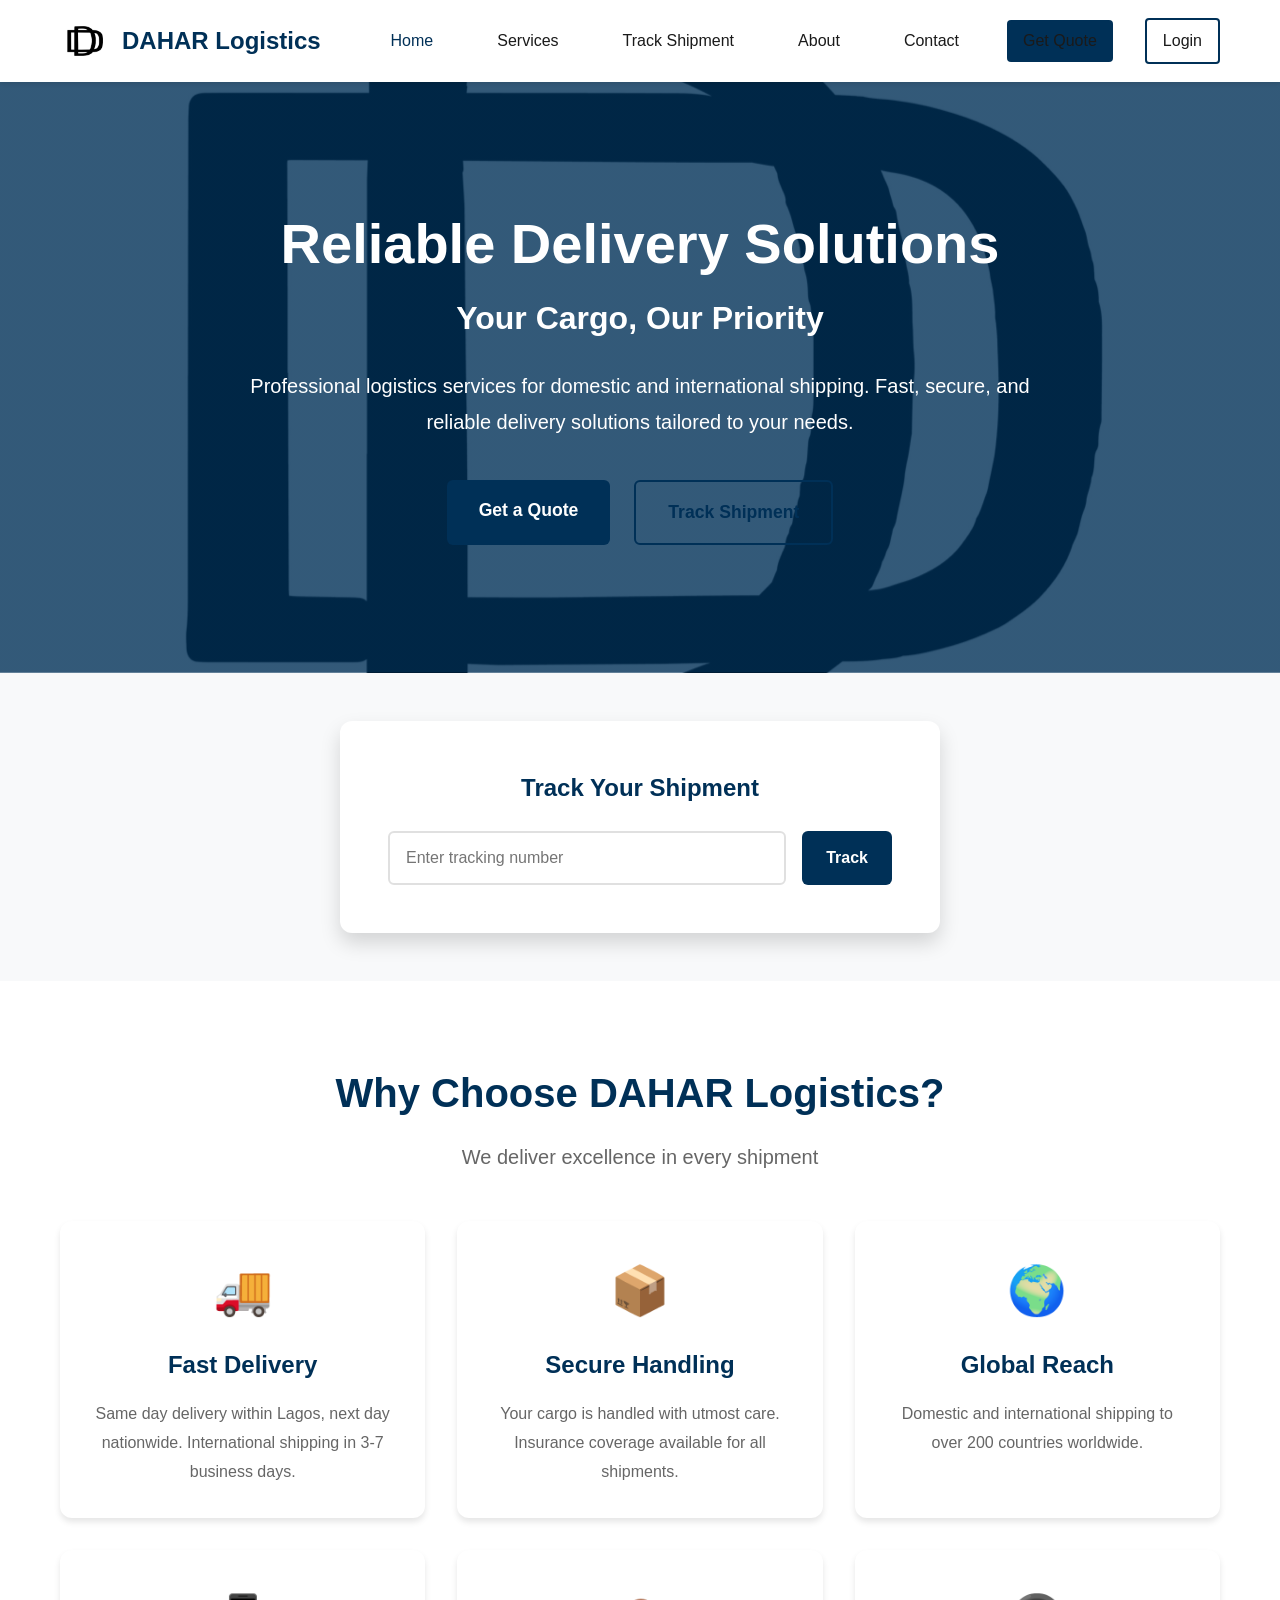
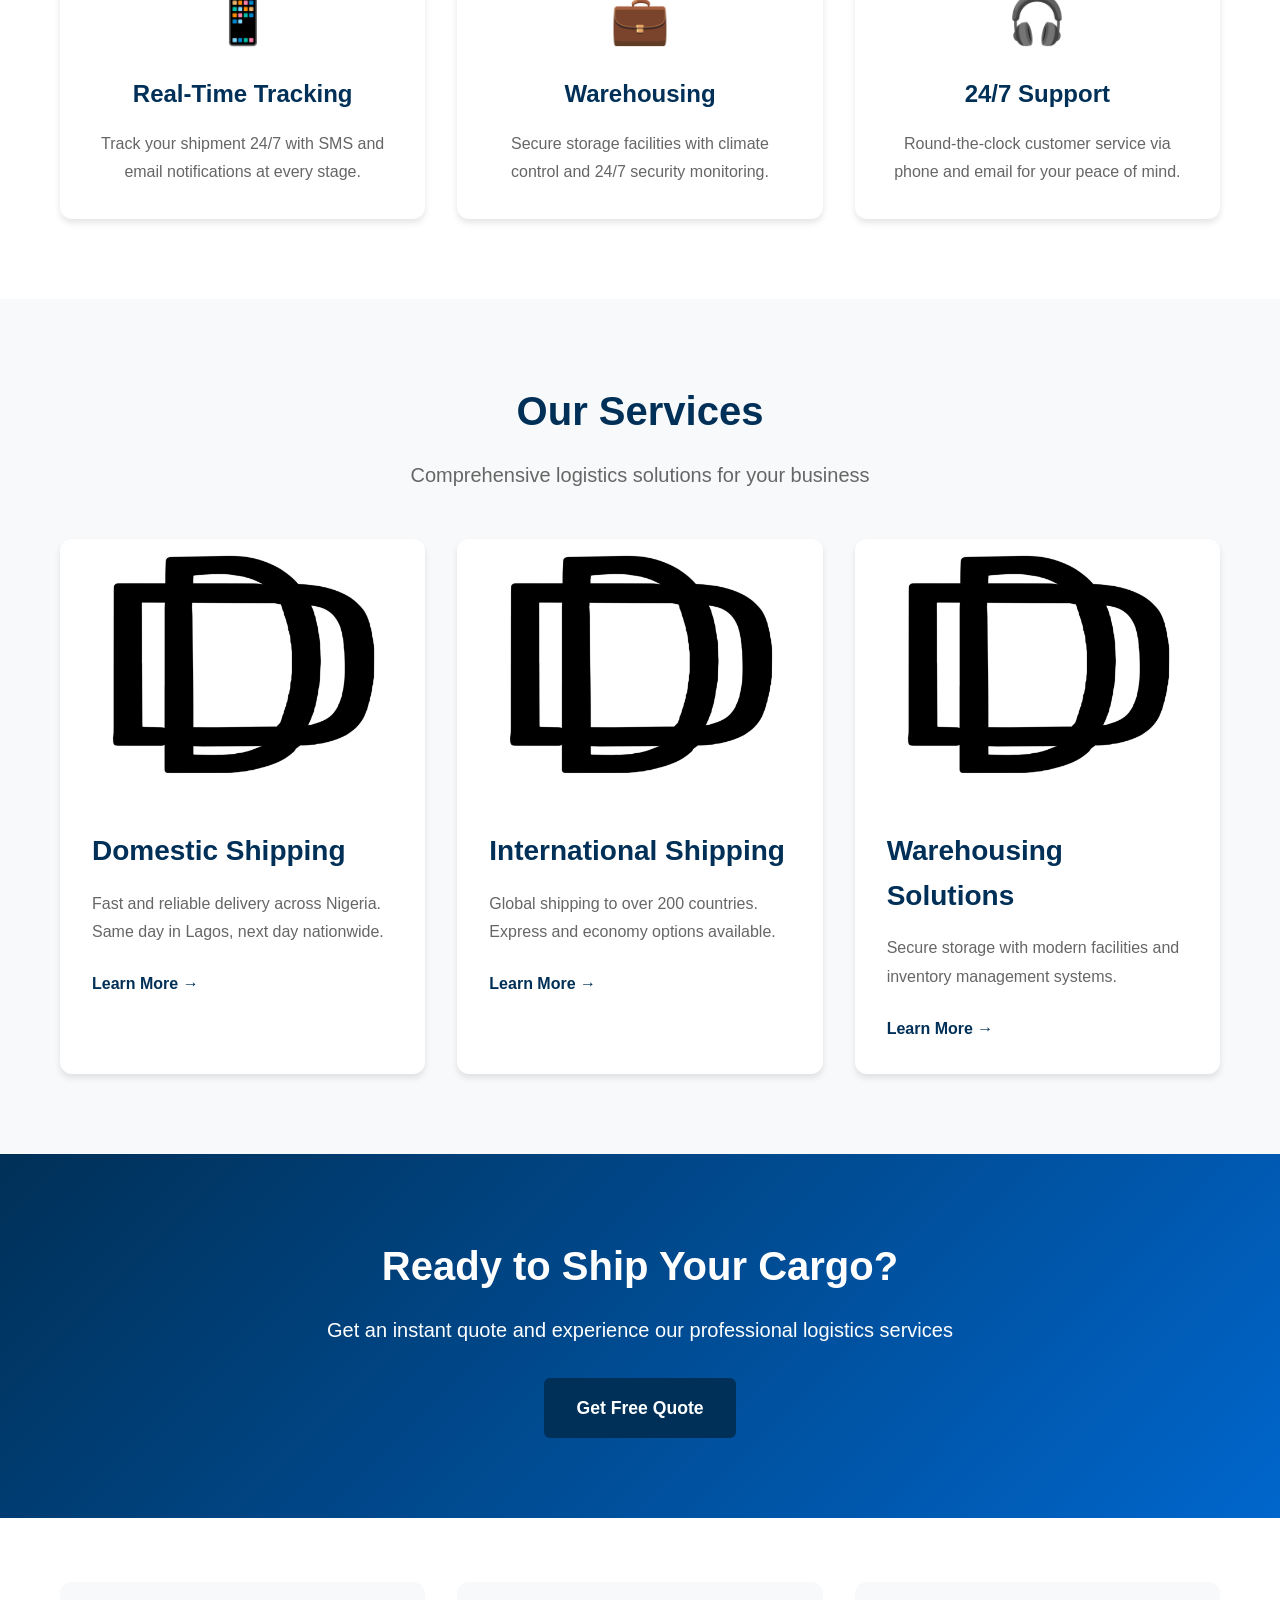
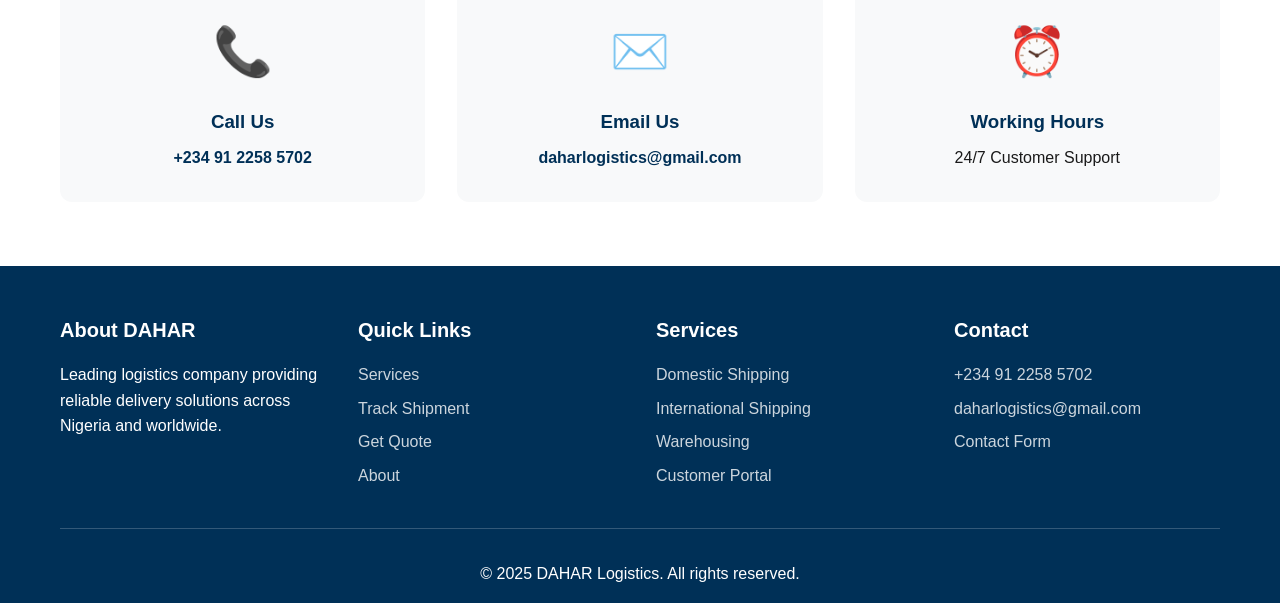
<file: index.html>
<!DOCTYPE html>
<html lang="en">

<head>
    <meta charset="UTF-8">
    <meta name="viewport" content="width=device-width, initial-scale=1.0">
    <title>DAHAR Logistics - Reliable Delivery Solutions</title>
    <link rel="stylesheet" href="styles.css">
</head>

<body>
    <header>
        <nav class="navbar">
            <div class="container">
                <div class="nav-wrapper">
                    <a href="index.html" class="logo">
                        <img src="logo1.jpg" alt="DAHAR Logo">
                        <span>DAHAR Logistics</span>
                    </a>
                    <button class="mobile-menu-toggle" id="mobileMenuToggle">
                        <span></span>
                        <span></span>
                        <span></span>
                    </button>
                    <ul class="nav-menu" id="navMenu">
                        <li><a href="index.html" class="active">Home</a></li>
                        <li><a href="services.html">Services</a></li>
                        <li><a href="tracking.html">Track Shipment</a></li>
                        <li><a href="about.html">About</a></li>
                        <li><a href="contact.html">Contact</a></li>
                        <li><a href="quote.html" class="btn-primary">Get Quote</a></li>
                        <li><a href="login.html" class="btn-secondary">Login</a></li>
                    </ul>
                </div>
            </div>
        </nav>
    </header>

    <main>
        <section class="hero"
            style="background-image: linear-gradient(rgba(0, 48, 87, 0.8), rgba(0, 48, 87, 0.8)), url('logo1.jpg');">
            <div class="container">
                <div class="hero-content">
                    <h1>Reliable Delivery Solutions</h1>
                    <p class="hero-subtitle">Your Cargo, Our Priority</p>
                    <p class="hero-description">Professional logistics services for domestic and international shipping.
                        Fast, secure, and reliable delivery solutions tailored to your needs.</p>
                    <div class="hero-buttons">
                        <a href="quote.html" class="btn-primary btn-large">Get a Quote</a>
                        <a href="tracking.html" class="btn-secondary btn-large">Track Shipment</a>
                    </div>
                </div>
            </div>
        </section>

        <section class="quick-track">
            <div class="container">
                <div class="track-box">
                    <h2>Track Your Shipment</h2>
                    <form class="track-form" id="quickTrackForm">
                        <input type="text" placeholder="Enter tracking number" id="quickTrackInput" required>
                        <button type="submit" class="btn-primary">Track</button>
                    </form>
                </div>
            </div>
        </section>

        <section class="features">
            <div class="container">
                <div class="section-header">
                    <h2>Why Choose DAHAR Logistics?</h2>
                    <p>We deliver excellence in every shipment</p>
                </div>
                <div class="features-grid">
                    <div class="feature-card">
                        <div class="feature-icon">🚚</div>
                        <h3>Fast Delivery</h3>
                        <p>Same day delivery within Lagos, next day nationwide. International shipping in 3-7 business
                            days.</p>
                    </div>
                    <div class="feature-card">
                        <div class="feature-icon">📦</div>
                        <h3>Secure Handling</h3>
                        <p>Your cargo is handled with utmost care. Insurance coverage available for all shipments.</p>
                    </div>
                    <div class="feature-card">
                        <div class="feature-icon">🌍</div>
                        <h3>Global Reach</h3>
                        <p>Domestic and international shipping to over 200 countries worldwide.</p>
                    </div>
                    <div class="feature-card">
                        <div class="feature-icon">📱</div>
                        <h3>Real-Time Tracking</h3>
                        <p>Track your shipment 24/7 with SMS and email notifications at every stage.</p>
                    </div>
                    <div class="feature-card">
                        <div class="feature-icon">💼</div>
                        <h3>Warehousing</h3>
                        <p>Secure storage facilities with climate control and 24/7 security monitoring.</p>
                    </div>
                    <div class="feature-card">
                        <div class="feature-icon">🎧</div>
                        <h3>24/7 Support</h3>
                        <p>Round-the-clock customer service via phone and email for your peace of mind.</p>
                    </div>
                </div>
            </div>
        </section>

        <section class="services-preview">
            <div class="container">
                <div class="section-header">
                    <h2>Our Services</h2>
                    <p>Comprehensive logistics solutions for your business</p>
                </div>
                <div class="services-grid">
                    <div class="service-card">
                        <img src="logo1.jpg" alt="Domestic Shipping">
                        <div class="service-content">
                            <h3>Domestic Shipping</h3>
                            <p>Fast and reliable delivery across Nigeria. Same day in Lagos, next day nationwide.</p>
                            <a href="domestic.html" class="btn-link">Learn More →</a>
                        </div>
                    </div>
                    <div class="service-card">
                        <img src="logo1.jpg" alt="International Shipping">
                        <div class="service-content">
                            <h3>International Shipping</h3>
                            <p>Global shipping to over 200 countries. Express and economy options available.</p>
                            <a href="international.html" class="btn-link">Learn More →</a>
                        </div>
                    </div>
                    <div class="service-card">
                        <img src="logo1.jpg" alt="Warehousing">
                        <div class="service-content">
                            <h3>Warehousing Solutions</h3>
                            <p>Secure storage with modern facilities and inventory management systems.</p>
                            <a href="warehousing.html" class="btn-link">Learn More →</a>
                        </div>
                    </div>
                </div>
            </div>
        </section>

        <section class="cta-section">
            <div class="container">
                <div class="cta-content">
                    <h2>Ready to Ship Your Cargo?</h2>
                    <p>Get an instant quote and experience our professional logistics services</p>
                    <a href="quote.html" class="btn-primary btn-large">Get Free Quote</a>
                </div>
            </div>
        </section>

        <section class="contact-info">
            <div class="container">
                <div class="contact-grid">
                    <div class="contact-item">
                        <div class="contact-icon">📞</div>
                        <h3>Call Us</h3>
                        <p><a href="tel:+2349122585702">+234 91 2258 5702</a></p>
                    </div>
                    <div class="contact-item">
                        <div class="contact-icon">✉️</div>
                        <h3>Email Us</h3>
                        <p><a href="mailto:daharlogistics@gmail.com">daharlogistics@gmail.com</a></p>
                    </div>
                    <div class="contact-item">
                        <div class="contact-icon">⏰</div>
                        <h3>Working Hours</h3>
                        <p>24/7 Customer Support</p>
                    </div>
                </div>
            </div>
        </section>
    </main>

    <footer>
        <div class="container">
            <div class="footer-grid">
                <div class="footer-col">
                    <h4>About DAHAR</h4>
                    <p>Leading logistics company providing reliable delivery solutions across Nigeria and worldwide.</p>
                </div>
                <div class="footer-col">
                    <h4>Quick Links</h4>
                    <ul>
                        <li><a href="services.html">Services</a></li>
                        <li><a href="tracking.html">Track Shipment</a></li>
                        <li><a href="quote.html">Get Quote</a></li>
                        <li><a href="about.html">About</a></li>
                    </ul>
                </div>
                <div class="footer-col">
                    <h4>Services</h4>
                    <ul>
                        <li><a href="domestic.html">Domestic Shipping</a></li>
                        <li><a href="international.html">International Shipping</a></li>
                        <li><a href="warehousing.html">Warehousing</a></li>
                        <li><a href="login.html">Customer Portal</a></li>
                    </ul>
                </div>
                <div class="footer-col">
                    <h4>Contact</h4>
                    <ul>
                        <li><a href="tel:+2349122585702">+234 91 2258 5702</a></li>
                        <li><a href="mailto:info@daharlogistics.com">daharlogistics@gmail.com</a></li>
                        <li><a href="contact.html">Contact Form</a></li>
                    </ul>
                </div>
            </div>
            <div class="footer-bottom">
                <p>&copy; 2025 DAHAR Logistics. All rights reserved.</p>
            </div>
        </div>
    </footer>

    <script src="app.js"></script>
</body>

</html>
</file>
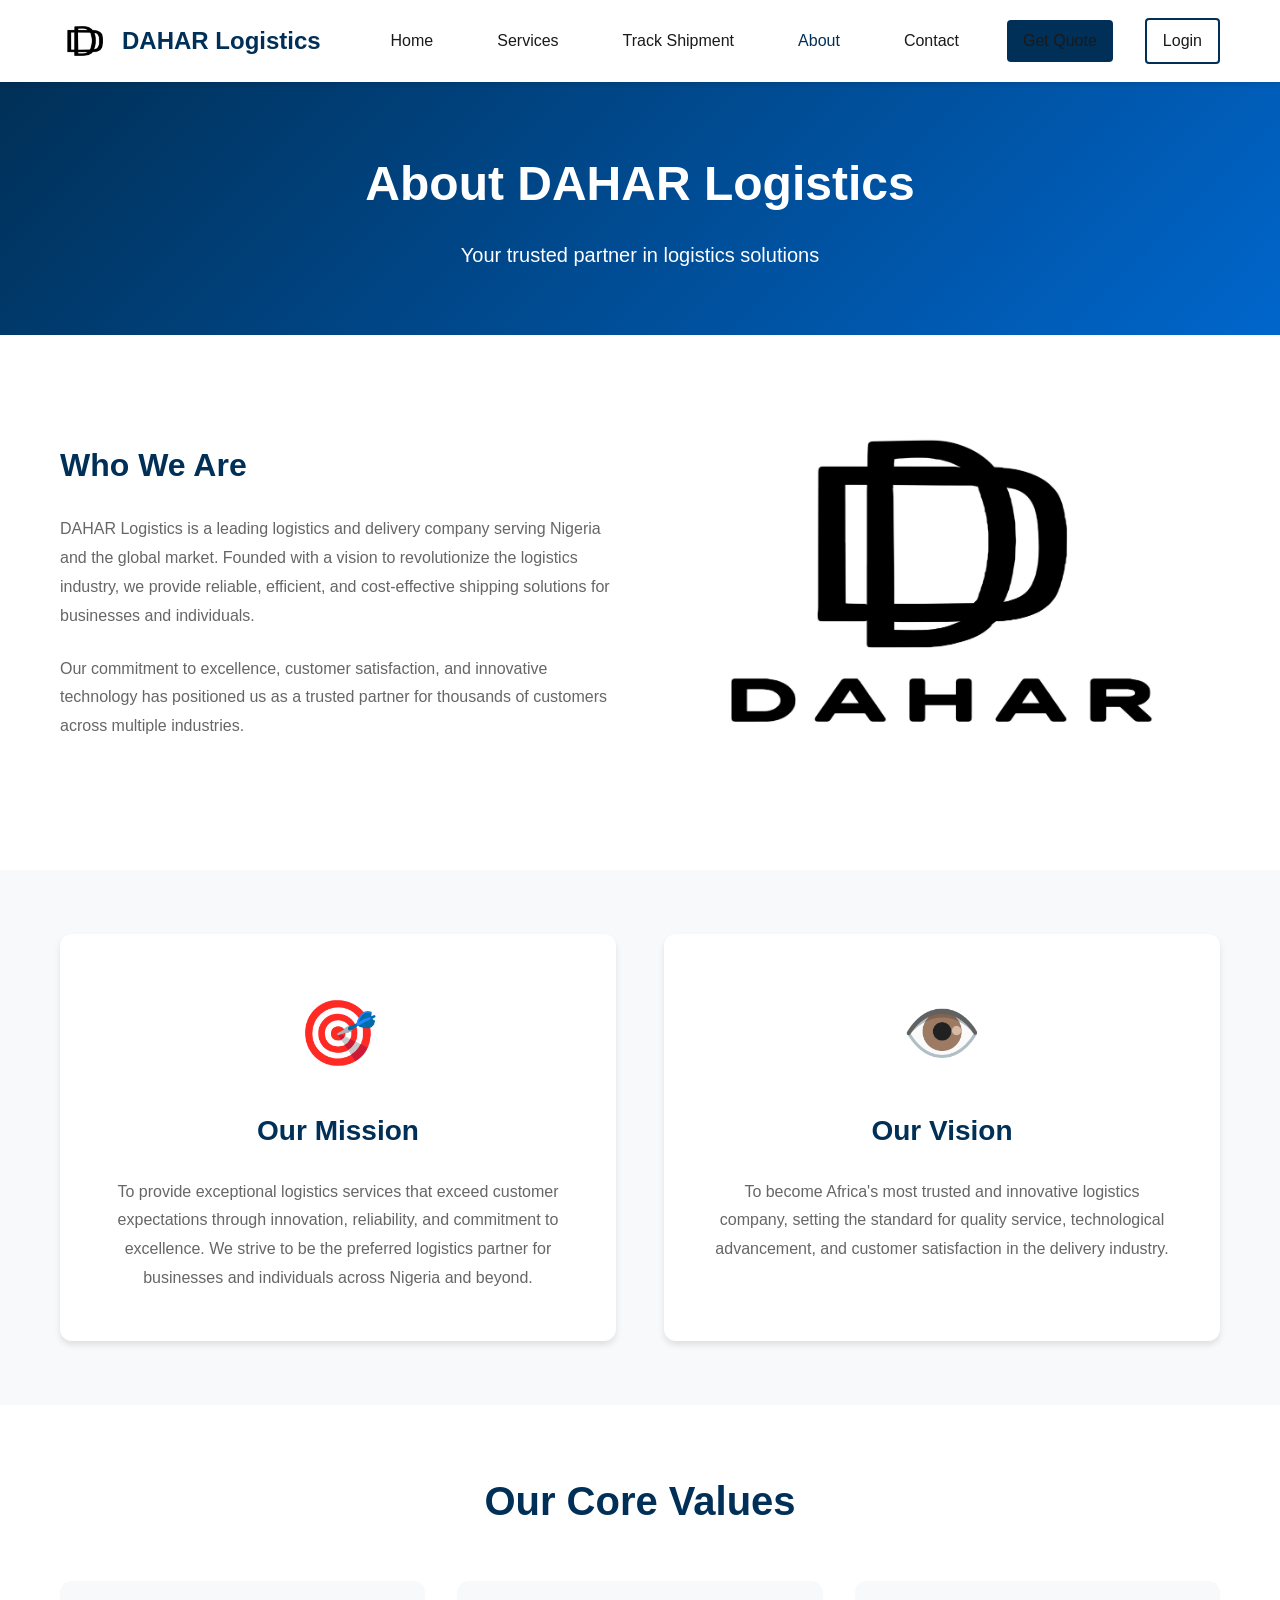
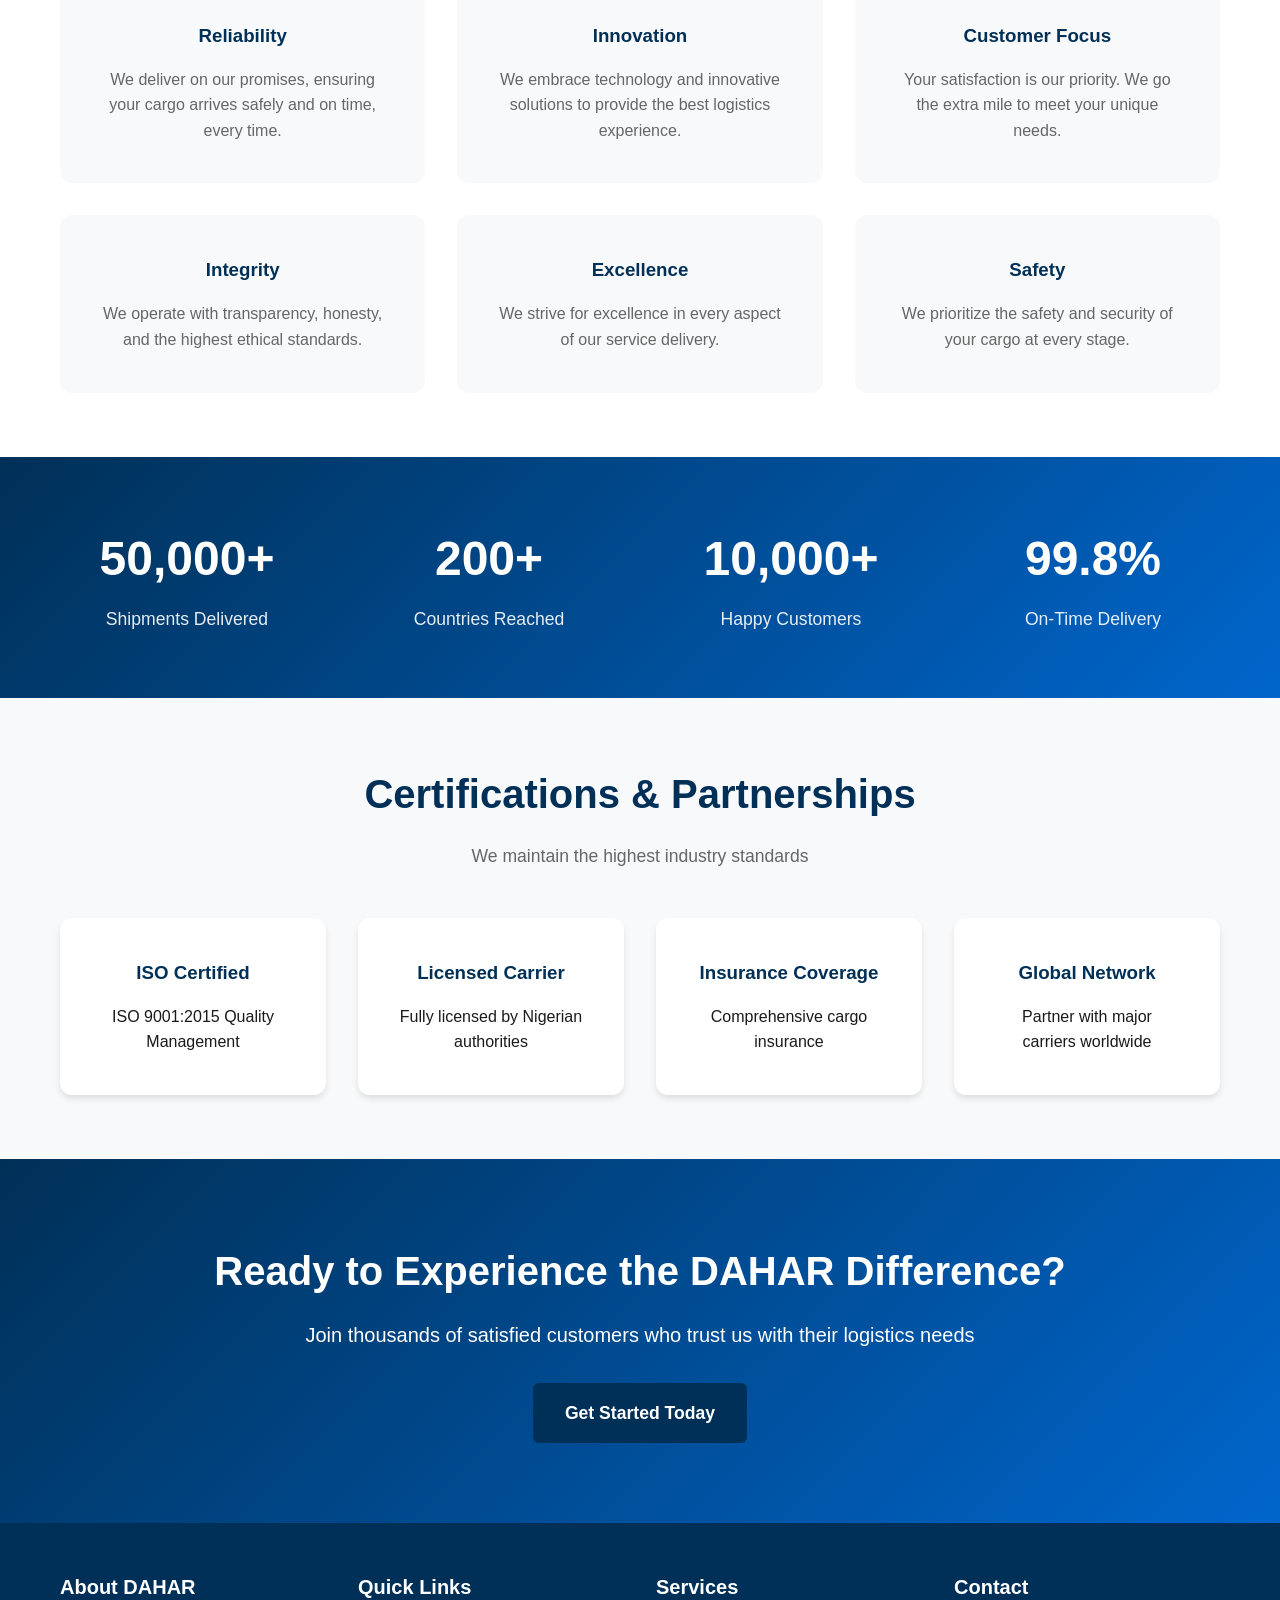
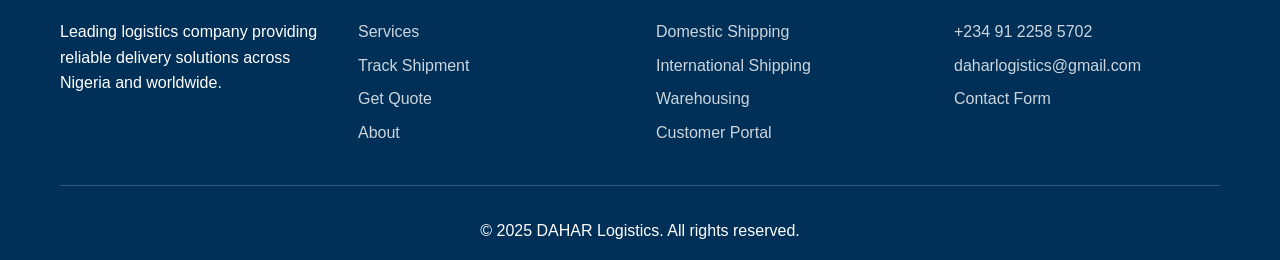
<file: about.html>
<!DOCTYPE html>
<html lang="en">

<head>
    <meta charset="UTF-8">
    <meta name="viewport" content="width=device-width, initial-scale=1.0">
    <title>About Us - DAHAR Logistics</title>
    <link rel="stylesheet" href="styles.css">
</head>

<body>
    <header>
        <nav class="navbar">
            <div class="container">
                <div class="nav-wrapper">
                    <a href="index.html" class="logo">
                        <img src="logo1.jpg" alt="DAHAR Logo">
                        <span>DAHAR Logistics</span>
                    </a>
                    <button class="mobile-menu-toggle" id="mobileMenuToggle">
                        <span></span>
                        <span></span>
                        <span></span>
                    </button>
                    <ul class="nav-menu" id="navMenu">
                        <li><a href="index.html">Home</a></li>
                        <li><a href="services.html">Services</a></li>
                        <li><a href="tracking.html">Track Shipment</a></li>
                        <li><a href="about.html" class="active">About</a></li>
                        <li><a href="contact.html">Contact</a></li>
                        <li><a href="quote.html" class="btn-primary">Get Quote</a></li>
                        <li><a href="login.html" class="btn-secondary">Login</a></li>
                    </ul>
                </div>
            </div>
        </nav>
    </header>

    <main>
        <section class="page-header">
            <div class="container">
                <h1>About DAHAR Logistics</h1>
                <p>Your trusted partner in logistics solutions</p>
            </div>
        </section>

        <section class="about-intro">
            <div class="container">
                <div class="about-content-grid">
                    <div class="about-text">
                        <h2>Who We Are</h2>
                        <p>DAHAR Logistics is a leading logistics and delivery company serving Nigeria and the global
                            market. Founded with a vision to revolutionize the logistics industry, we provide reliable,
                            efficient, and cost-effective shipping solutions for businesses and individuals.</p>
                        <p>Our commitment to excellence, customer satisfaction, and innovative technology has positioned
                            us as a trusted partner for thousands of customers across multiple industries.</p>
                    </div>
                    <div class="about-image">
                        <img src="logo2.jpg" alt="DAHAR Logistics">
                    </div>
                </div>
            </div>
        </section>

        <section class="mission-vision">
            <div class="container">
                <div class="mv-grid">
                    <div class="mv-card">
                        <div class="mv-icon">🎯</div>
                        <h3>Our Mission</h3>
                        <p>To provide exceptional logistics services that exceed customer expectations through
                            innovation, reliability, and commitment to excellence. We strive to be the preferred
                            logistics partner for businesses and individuals across Nigeria and beyond.</p>
                    </div>
                    <div class="mv-card">
                        <div class="mv-icon">👁️</div>
                        <h3>Our Vision</h3>
                        <p>To become Africa's most trusted and innovative logistics company, setting the standard for
                            quality service, technological advancement, and customer satisfaction in the delivery
                            industry.</p>
                    </div>
                </div>
            </div>
        </section>

        <section class="values">
            <div class="container">
                <h2>Our Core Values</h2>
                <div class="values-grid">
                    <div class="value-card">
                        <h3>Reliability</h3>
                        <p>We deliver on our promises, ensuring your cargo arrives safely and on time, every time.</p>
                    </div>
                    <div class="value-card">
                        <h3>Innovation</h3>
                        <p>We embrace technology and innovative solutions to provide the best logistics experience.</p>
                    </div>
                    <div class="value-card">
                        <h3>Customer Focus</h3>
                        <p>Your satisfaction is our priority. We go the extra mile to meet your unique needs.</p>
                    </div>
                    <div class="value-card">
                        <h3>Integrity</h3>
                        <p>We operate with transparency, honesty, and the highest ethical standards.</p>
                    </div>
                    <div class="value-card">
                        <h3>Excellence</h3>
                        <p>We strive for excellence in every aspect of our service delivery.</p>
                    </div>
                    <div class="value-card">
                        <h3>Safety</h3>
                        <p>We prioritize the safety and security of your cargo at every stage.</p>
                    </div>
                </div>
            </div>
        </section>

        <section class="stats">
            <div class="container">
                <div class="stats-grid">
                    <div class="stat-item">
                        <div class="stat-number">50,000+</div>
                        <div class="stat-label">Shipments Delivered</div>
                    </div>
                    <div class="stat-item">
                        <div class="stat-number">200+</div>
                        <div class="stat-label">Countries Reached</div>
                    </div>
                    <div class="stat-item">
                        <div class="stat-number">10,000+</div>
                        <div class="stat-label">Happy Customers</div>
                    </div>
                    <div class="stat-item">
                        <div class="stat-number">99.8%</div>
                        <div class="stat-label">On-Time Delivery</div>
                    </div>
                </div>
            </div>
        </section>

        <section class="certifications">
            <div class="container">
                <h2>Certifications & Partnerships</h2>
                <p class="section-subtitle">We maintain the highest industry standards</p>
                <div class="cert-grid">
                    <div class="cert-item">
                        <h3>ISO Certified</h3>
                        <p>ISO 9001:2015 Quality Management</p>
                    </div>
                    <div class="cert-item">
                        <h3>Licensed Carrier</h3>
                        <p>Fully licensed by Nigerian authorities</p>
                    </div>
                    <div class="cert-item">
                        <h3>Insurance Coverage</h3>
                        <p>Comprehensive cargo insurance</p>
                    </div>
                    <div class="cert-item">
                        <h3>Global Network</h3>
                        <p>Partner with major carriers worldwide</p>
                    </div>
                </div>
            </div>
        </section>

        <section class="cta-section">
            <div class="container">
                <div class="cta-content">
                    <h2>Ready to Experience the DAHAR Difference?</h2>
                    <p>Join thousands of satisfied customers who trust us with their logistics needs</p>
                    <a href="quote.html" class="btn-primary btn-large">Get Started Today</a>
                </div>
            </div>
        </section>
    </main>

    <footer>
        <div class="container">
            <div class="footer-grid">
                <div class="footer-col">
                    <h4>About DAHAR</h4>
                    <p>Leading logistics company providing reliable delivery solutions across Nigeria and worldwide.</p>
                </div>
                <div class="footer-col">
                    <h4>Quick Links</h4>
                    <ul>
                        <li><a href="services.html">Services</a></li>
                        <li><a href="tracking.html">Track Shipment</a></li>
                        <li><a href="quote.html">Get Quote</a></li>
                        <li><a href="about.html">About</a></li>
                    </ul>
                </div>
                <div class="footer-col">
                    <h4>Services</h4>
                    <ul>
                        <li><a href="domestic.html">Domestic Shipping</a></li>
                        <li><a href="international.html">International Shipping</a></li>
                        <li><a href="warehousing.html">Warehousing</a></li>
                        <li><a href="login.html">Customer Portal</a></li>
                    </ul>
                </div>
                <div class="footer-col">
                    <h4>Contact</h4>
                    <ul>
                        <li><a href="tel:+2349122585702">+234 91 2258 5702</a></li>
                        <li><a href="mailto:daharlogistics@gmail.com">daharlogistics@gmail.com</a></li>
                        <li><a href="contact.html">Contact Form</a></li>
                    </ul>
                </div>
            </div>
            <div class="footer-bottom">
                <p>&copy; 2025 DAHAR Logistics. All rights reserved.</p>
            </div>
        </div>
    </footer>

    <script src="app.js"></script>
</body>

</html>
</file>
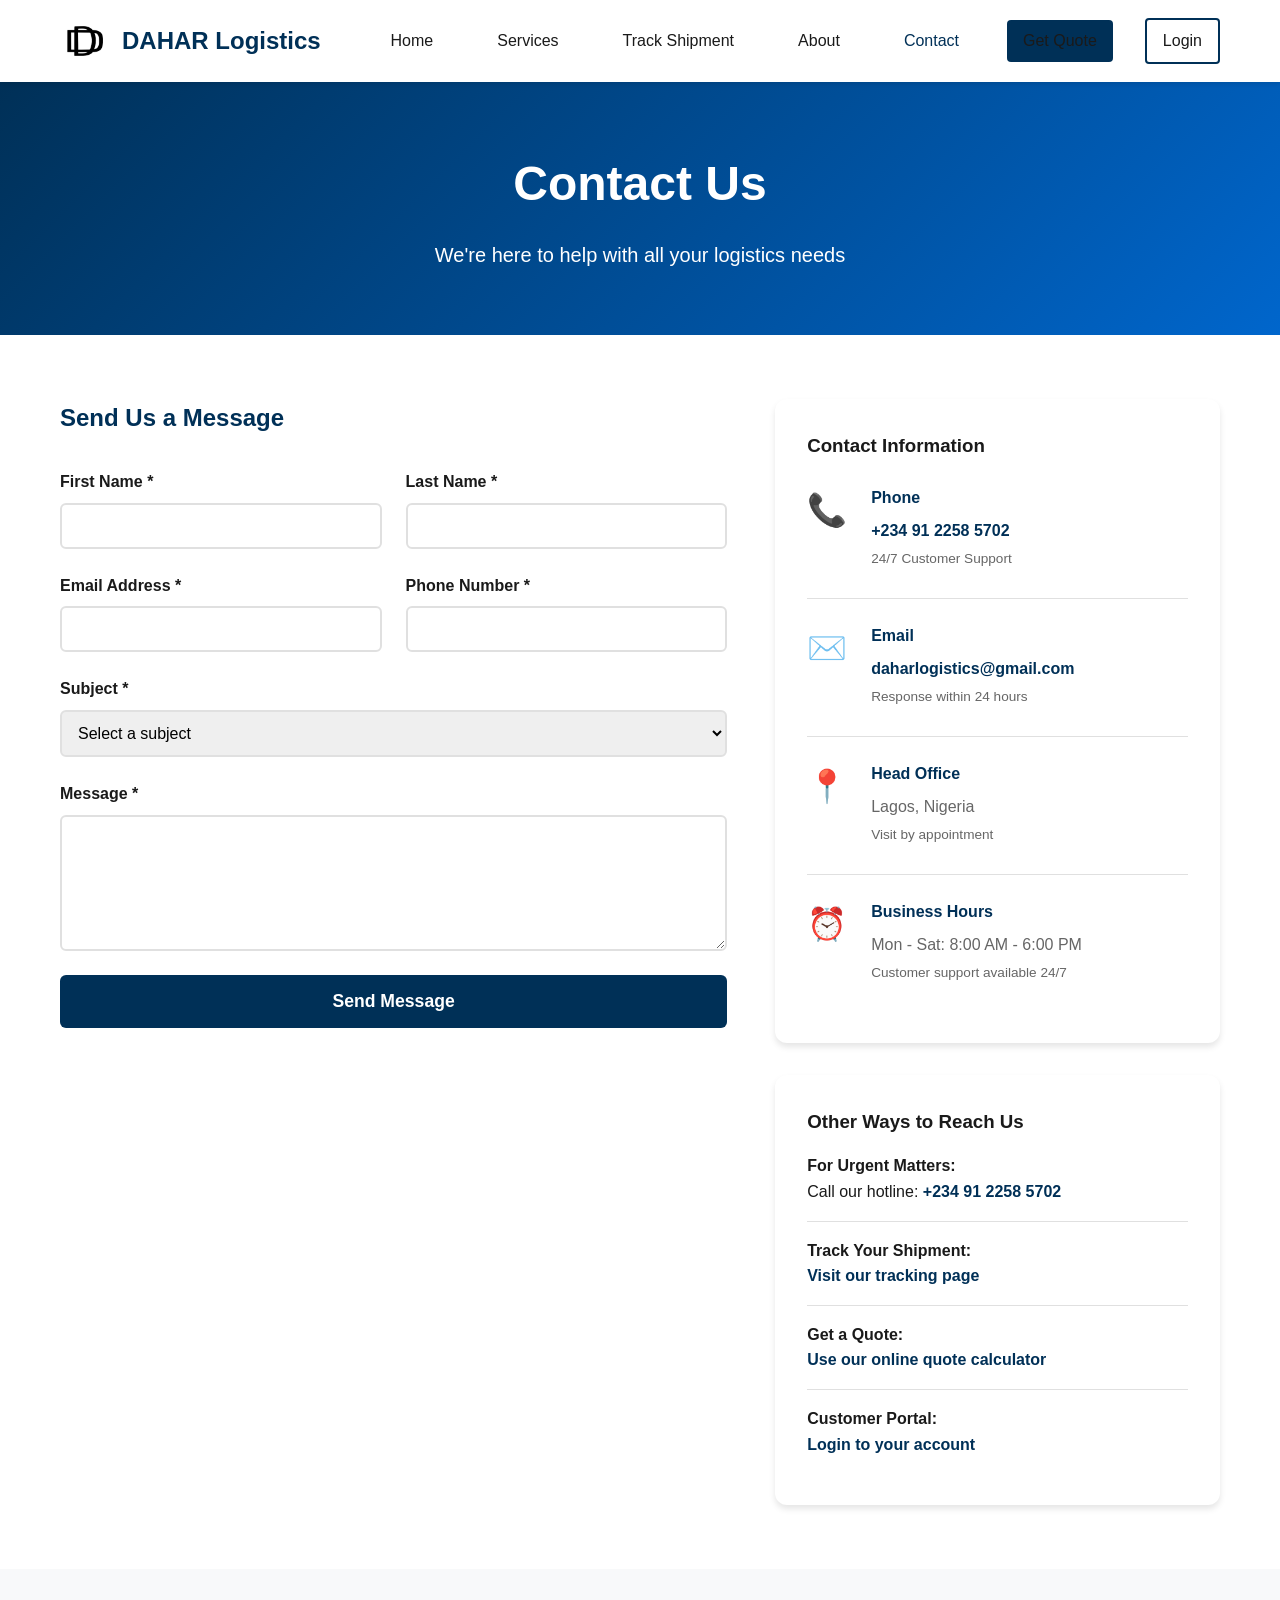
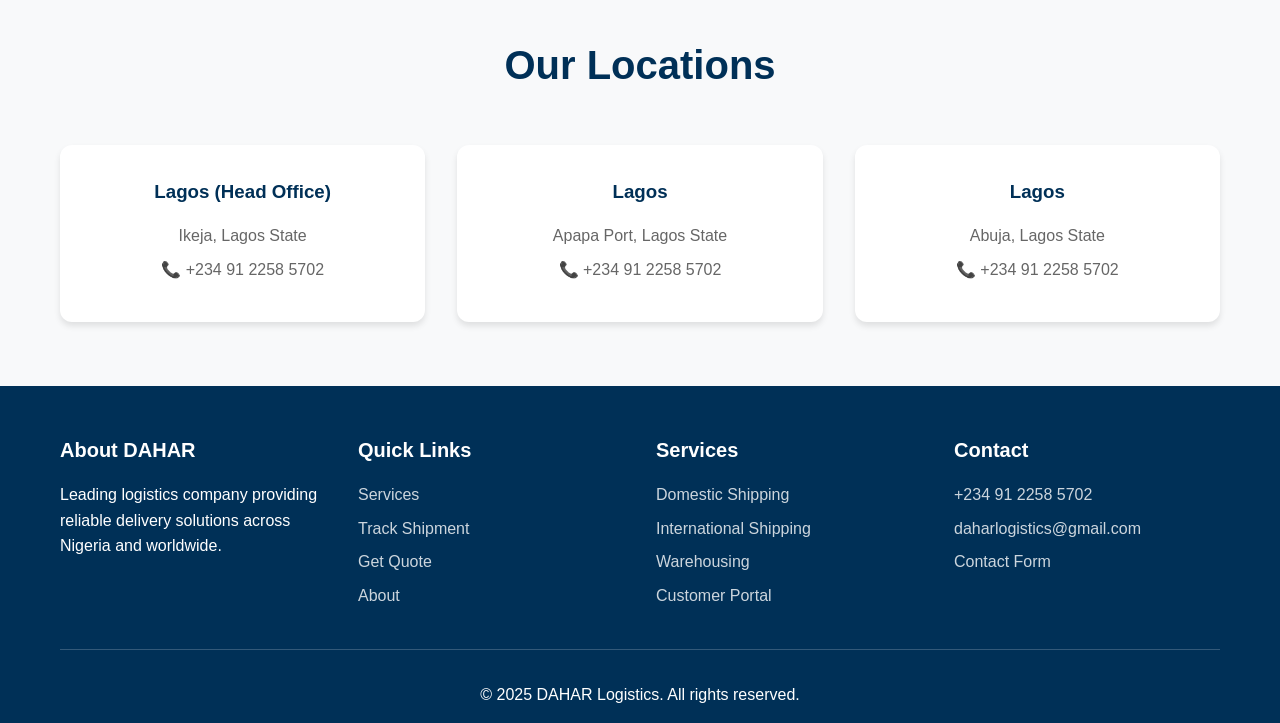
<file: contact.html>
<!DOCTYPE html>
<html lang="en">

<head>
    <meta charset="UTF-8">
    <meta name="viewport" content="width=device-width, initial-scale=1.0">
    <title>Contact Us - DAHAR Logistics</title>
    <link rel="stylesheet" href="styles.css">
</head>

<body>
    <header>
        <nav class="navbar">
            <div class="container">
                <div class="nav-wrapper">
                    <a href="index.html" class="logo">
                        <img src="logo1.jpg" alt="DAHAR Logo">
                        <span>DAHAR Logistics</span>
                    </a>
                    <button class="mobile-menu-toggle" id="mobileMenuToggle">
                        <span></span>
                        <span></span>
                        <span></span>
                    </button>
                    <ul class="nav-menu" id="navMenu">
                        <li><a href="index.html">Home</a></li>
                        <li><a href="services.html">Services</a></li>
                        <li><a href="tracking.html">Track Shipment</a></li>
                        <li><a href="about.html">About</a></li>
                        <li><a href="contact.html" class="active">Contact</a></li>
                        <li><a href="quote.html" class="btn-primary">Get Quote</a></li>
                        <li><a href="login.html" class="btn-secondary">Login</a></li>
                    </ul>
                </div>
            </div>
        </nav>
    </header>

    <main>
        <section class="page-header">
            <div class="container">
                <h1>Contact Us</h1>
                <p>We're here to help with all your logistics needs</p>
            </div>
        </section>

        <section class="contact-section">
            <div class="container">
                <div class="contact-content-grid">
                    <div class="contact-form-container">
                        <h2>Send Us a Message</h2>
                        <form id="contactForm" class="contact-form">
                            <div class="form-row">
                                <div class="form-group">
                                    <label for="firstName">First Name *</label>
                                    <input type="text" id="firstName" name="firstName" required>
                                </div>
                                <div class="form-group">
                                    <label for="lastName">Last Name *</label>
                                    <input type="text" id="lastName" name="lastName" required>
                                </div>
                            </div>

                            <div class="form-row">
                                <div class="form-group">
                                    <label for="email">Email Address *</label>
                                    <input type="email" id="email" name="email" required>
                                </div>
                                <div class="form-group">
                                    <label for="phone">Phone Number *</label>
                                    <input type="tel" id="phone" name="phone" required>
                                </div>
                            </div>

                            <div class="form-group">
                                <label for="subject">Subject *</label>
                                <select id="subject" name="subject" required>
                                    <option value="">Select a subject</option>
                                    <option value="general">General Inquiry</option>
                                    <option value="shipping">Shipping Question</option>
                                    <option value="tracking">Tracking Issue</option>
                                    <option value="quote">Request Quote</option>
                                    <option value="complaint">Complaint</option>
                                    <option value="partnership">Partnership Opportunity</option>
                                </select>
                            </div>

                            <div class="form-group">
                                <label for="message">Message *</label>
                                <textarea id="message" name="message" rows="6" required></textarea>
                            </div>

                            <button type="submit" class="btn-primary btn-large">Send Message</button>
                        </form>
                        <div id="contactFormSuccess" class="form-success hidden">
                            <div class="success-icon">✓</div>
                            <h3>Message Sent Successfully!</h3>
                            <p>Thank you for contacting us. We'll get back to you within 24 hours.</p>
                        </div>
                    </div>

                    <div class="contact-info-container">
                        <div class="contact-info-card">
                            <h3>Contact Information</h3>
                            <div class="contact-detail">
                                <div class="contact-detail-icon">📞</div>
                                <div>
                                    <h4>Phone</h4>
                                    <p><a href="tel:+2349122585702">+234 91 2258 5702</a></p>
                                    <p class="detail-note">24/7 Customer Support</p>
                                </div>
                            </div>
                            <div class="contact-detail">
                                <div class="contact-detail-icon">✉️</div>
                                <div>
                                    <h4>Email</h4>
                                    <p><a href="mailto:daharlogistics@gmail.com">daharlogistics@gmail.com</a></p>
                                    <p class="detail-note">Response within 24 hours</p>
                                </div>
                            </div>
                            <div class="contact-detail">
                                <div class="contact-detail-icon">📍</div>
                                <div>
                                    <h4>Head Office</h4>
                                    <p>Lagos, Nigeria</p>
                                    <p class="detail-note">Visit by appointment</p>
                                </div>
                            </div>
                            <div class="contact-detail">
                                <div class="contact-detail-icon">⏰</div>
                                <div>
                                    <h4>Business Hours</h4>
                                    <p>Mon - Sat: 8:00 AM - 6:00 PM</p>
                                    <p class="detail-note">Customer support available 24/7</p>
                                </div>
                            </div>
                        </div>

                        <div class="contact-info-card">
                            <h3>Other Ways to Reach Us</h3>
                            <ul class="contact-methods">
                                <li>
                                    <strong>For Urgent Matters:</strong><br>
                                    Call our hotline: <a href="tel:+2349122585702">+234 91 2258 5702</a>
                                </li>
                                <li>
                                    <strong>Track Your Shipment:</strong><br>
                                    <a href="tracking.html">Visit our tracking page</a>
                                </li>
                                <li>
                                    <strong>Get a Quote:</strong><br>
                                    <a href="quote.html">Use our online quote calculator</a>
                                </li>
                                <li>
                                    <strong>Customer Portal:</strong><br>
                                    <a href="login.html">Login to your account</a>
                                </li>
                            </ul>
                        </div>
                    </div>
                </div>
            </div>
        </section>

        <section class="locations">
            <div class="container">
                <h2>Our Locations</h2>
                <div class="locations-grid">
                    <div class="location-card">
                        <h3>Lagos (Head Office)</h3>
                        <p>Ikeja, Lagos State</p>
                        <p>📞 +234 91 2258 5702</p>
                    </div>
                    <div class="location-card">
                        <h3>Lagos </h3>
                        <p>Apapa Port, Lagos State</p>
                        <p>📞 +234 91 2258 5702</p>
                    </div>
                    <div class="location-card">
                        <h3>Lagos </h3>
                        <p>Abuja, Lagos State</p>
                        <p>📞 +234 91 2258 5702</p>
                    </div>
                </div>
            </div>
        </section>
    </main>

    <footer>
        <div class="container">
            <div class="footer-grid">
                <div class="footer-col">
                    <h4>About DAHAR</h4>
                    <p>Leading logistics company providing reliable delivery solutions across Nigeria and worldwide.</p>
                </div>
                <div class="footer-col">
                    <h4>Quick Links</h4>
                    <ul>
                        <li><a href="services.html">Services</a></li>
                        <li><a href="tracking.html">Track Shipment</a></li>
                        <li><a href="quote.html">Get Quote</a></li>
                        <li><a href="about.html">About</a></li>
                    </ul>
                </div>
                <div class="footer-col">
                    <h4>Services</h4>
                    <ul>
                        <li><a href="domestic.html">Domestic Shipping</a></li>
                        <li><a href="international.html">International Shipping</a></li>
                        <li><a href="warehousing.html">Warehousing</a></li>
                        <li><a href="login.html">Customer Portal</a></li>
                    </ul>
                </div>
                <div class="footer-col">
                    <h4>Contact</h4>
                    <ul>
                        <li><a href="tel:+2349122585702">+234 91 2258 5702</a></li>
                        <li><a href="mailto:daharlogistics@gmail.com">daharlogistics@gmail.com</a></li>
                        <li><a href="contact.html">Contact Form</a></li>
                    </ul>
                </div>
            </div>
            <div class="footer-bottom">
                <p>&copy; 2025 DAHAR Logistics. All rights reserved.</p>
            </div>
        </div>
    </footer>

    <script src="app.js"></script>
</body>

</html>
</file>
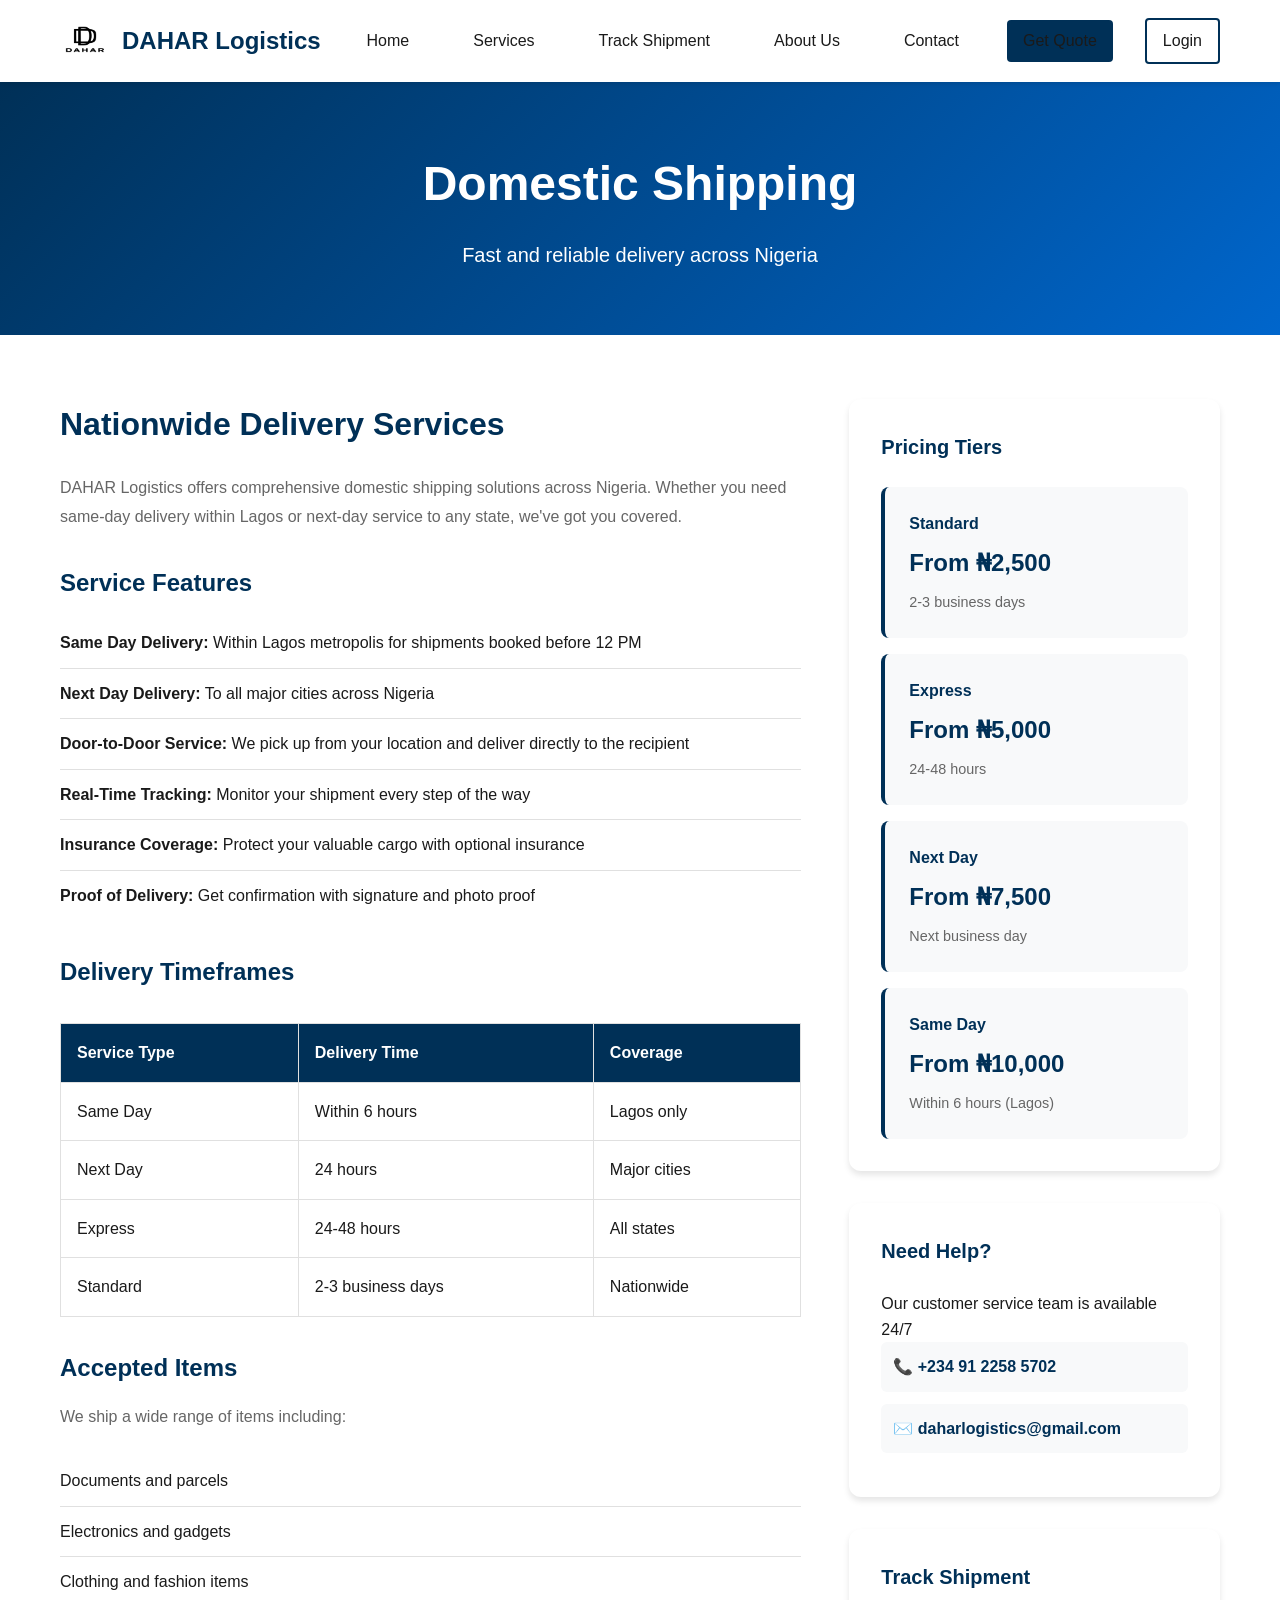
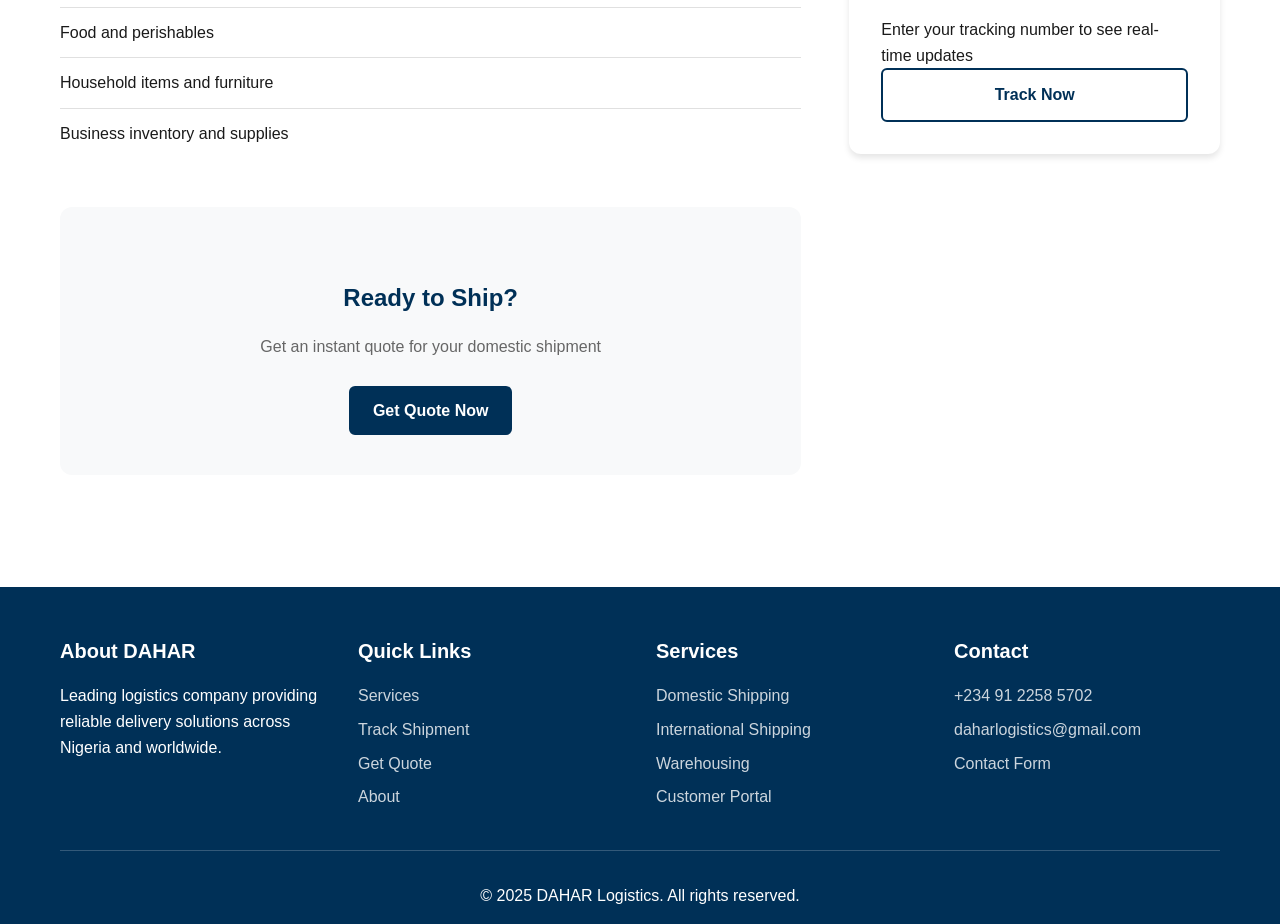
<file: domestic.html>
<!DOCTYPE html>
<html lang="en">

<head>
    <meta charset="UTF-8">
    <meta name="viewport" content="width=device-width, initial-scale=1.0">
    <title>Domestic Shipping - DAHAR Logistics</title>
    <link rel="stylesheet" href="styles.css">
</head>

<body>
    <header>
        <nav class="navbar">
            <div class="container">
                <div class="nav-wrapper">
                    <a href="index.html" class="logo">
                        <img src="logo2.jpg" alt="DAHAR Logo">
                        <span>DAHAR Logistics</span>
                    </a>
                    <button class="mobile-menu-toggle" id="mobileMenuToggle">
                        <span></span>
                        <span></span>
                        <span></span>
                    </button>
                    <ul class="nav-menu" id="navMenu">
                        <li><a href="index.html">Home</a></li>
                        <li><a href="services.html">Services</a></li>
                        <li><a href="tracking.html">Track Shipment</a></li>
                        <li><a href="about.html">About Us</a></li>
                        <li><a href="contact.html">Contact</a></li>
                        <li><a href="quote.html" class="btn-primary">Get Quote</a></li>
                        <li><a href="login.html" class="btn-secondary">Login</a></li>
                    </ul>
                </div>
            </div>
        </nav>
    </header>

    <main>
        <section class="page-header">
            <div class="container">
                <h1>Domestic Shipping</h1>
                <p>Fast and reliable delivery across Nigeria</p>
            </div>
        </section>

        <section class="content-section">
            <div class="container">
                <div class="content-grid">
                    <div class="content-main">
                        <h2>Nationwide Delivery Services</h2>
                        <p>DAHAR Logistics offers comprehensive domestic shipping solutions across Nigeria. Whether you
                            need same-day delivery within Lagos or next-day service to any state, we've got you covered.
                        </p>

                        <h3>Service Features</h3>
                        <ul class="feature-list">
                            <li><strong>Same Day Delivery:</strong> Within Lagos metropolis for shipments booked before
                                12 PM</li>
                            <li><strong>Next Day Delivery:</strong> To all major cities across Nigeria</li>
                            <li><strong>Door-to-Door Service:</strong> We pick up from your location and deliver
                                directly to the recipient</li>
                            <li><strong>Real-Time Tracking:</strong> Monitor your shipment every step of the way</li>
                            <li><strong>Insurance Coverage:</strong> Protect your valuable cargo with optional insurance
                            </li>
                            <li><strong>Proof of Delivery:</strong> Get confirmation with signature and photo proof</li>
                        </ul>

                        <h3>Delivery Timeframes</h3>
                        <div class="info-table">
                            <table>
                                <thead>
                                    <tr>
                                        <th>Service Type</th>
                                        <th>Delivery Time</th>
                                        <th>Coverage</th>
                                    </tr>
                                </thead>
                                <tbody>
                                    <tr>
                                        <td>Same Day</td>
                                        <td>Within 6 hours</td>
                                        <td>Lagos only</td>
                                    </tr>
                                    <tr>
                                        <td>Next Day</td>
                                        <td>24 hours</td>
                                        <td>Major cities</td>
                                    </tr>
                                    <tr>
                                        <td>Express</td>
                                        <td>24-48 hours</td>
                                        <td>All states</td>
                                    </tr>
                                    <tr>
                                        <td>Standard</td>
                                        <td>2-3 business days</td>
                                        <td>Nationwide</td>
                                    </tr>
                                </tbody>
                            </table>
                        </div>

                        <h3>Accepted Items</h3>
                        <p>We ship a wide range of items including:</p>
                        <ul class="simple-list">
                            <li>Documents and parcels</li>
                            <li>Electronics and gadgets</li>
                            <li>Clothing and fashion items</li>
                            <li>Food and perishables</li>
                            <li>Household items and furniture</li>
                            <li>Business inventory and supplies</li>
                        </ul>

                        <div class="cta-box">
                            <h3>Ready to Ship?</h3>
                            <p>Get an instant quote for your domestic shipment</p>
                            <a href="quote.html" class="btn-primary">Get Quote Now</a>
                        </div>
                    </div>

                    <aside class="content-sidebar">
                        <div class="sidebar-card">
                            <h3>Pricing Tiers</h3>
                            <div class="pricing-list">
                                <div class="price-item">
                                    <h4>Standard</h4>
                                    <p class="price">From ₦2,500</p>
                                    <p class="desc">2-3 business days</p>
                                </div>
                                <div class="price-item">
                                    <h4>Express</h4>
                                    <p class="price">From ₦5,000</p>
                                    <p class="desc">24-48 hours</p>
                                </div>
                                <div class="price-item">
                                    <h4>Next Day</h4>
                                    <p class="price">From ₦7,500</p>
                                    <p class="desc">Next business day</p>
                                </div>
                                <div class="price-item">
                                    <h4>Same Day</h4>
                                    <p class="price">From ₦10,000</p>
                                    <p class="desc">Within 6 hours (Lagos)</p>
                                </div>
                            </div>
                        </div>

                        <div class="sidebar-card">
                            <h3>Need Help?</h3>
                            <p>Our customer service team is available 24/7</p>
                            <a href="tel:+2349122585702" class="contact-link">📞 +234 91 2258 5702</a>
                            <a href="mailto:daharlogistics@gmail.com" class="contact-link">✉️
                                daharlogistics@gmail.com</a>
                        </div>

                        <div class="sidebar-card">
                            <h3>Track Shipment</h3>
                            <p>Enter your tracking number to see real-time updates</p>
                            <a href="tracking.html" class="btn-secondary btn-block">Track Now</a>
                        </div>
                    </aside>
                </div>
            </div>
        </section>
    </main>

    <footer>
        <div class="container">
            <div class="footer-grid">
                <div class="footer-col">
                    <h4>About DAHAR</h4>
                    <p>Leading logistics company providing reliable delivery solutions across Nigeria and worldwide.</p>
                </div>
                <div class="footer-col">
                    <h4>Quick Links</h4>
                    <ul>
                        <li><a href="services.html">Services</a></li>
                        <li><a href="tracking.html">Track Shipment</a></li>
                        <li><a href="quote.html">Get Quote</a></li>
                        <li><a href="about.html">About</a></li>
                    </ul>
                </div>
                <div class="footer-col">
                    <h4>Services</h4>
                    <ul>
                        <li><a href="domestic.html">Domestic Shipping</a></li>
                        <li><a href="international.html">International Shipping</a></li>
                        <li><a href="warehousing.html">Warehousing</a></li>
                        <li><a href="login.html">Customer Portal</a></li>
                    </ul>
                </div>
                <div class="footer-col">
                    <h4>Contact</h4>
                    <ul>
                        <li><a href="tel:+2349122585702">+234 91 2258 5702</a></li>
                        <li><a href="mailto:daharlogistics@gmail.com">daharlogistics@gmail.com</a></li>
                        <li><a href="contact.html">Contact Form</a></li>
                    </ul>
                </div>
            </div>
            <div class="footer-bottom">
                <p>&copy; 2025 DAHAR Logistics. All rights reserved.</p>
            </div>
        </div>
    </footer>

    <script src="app.js"></script>
</body>

</html>
</file>
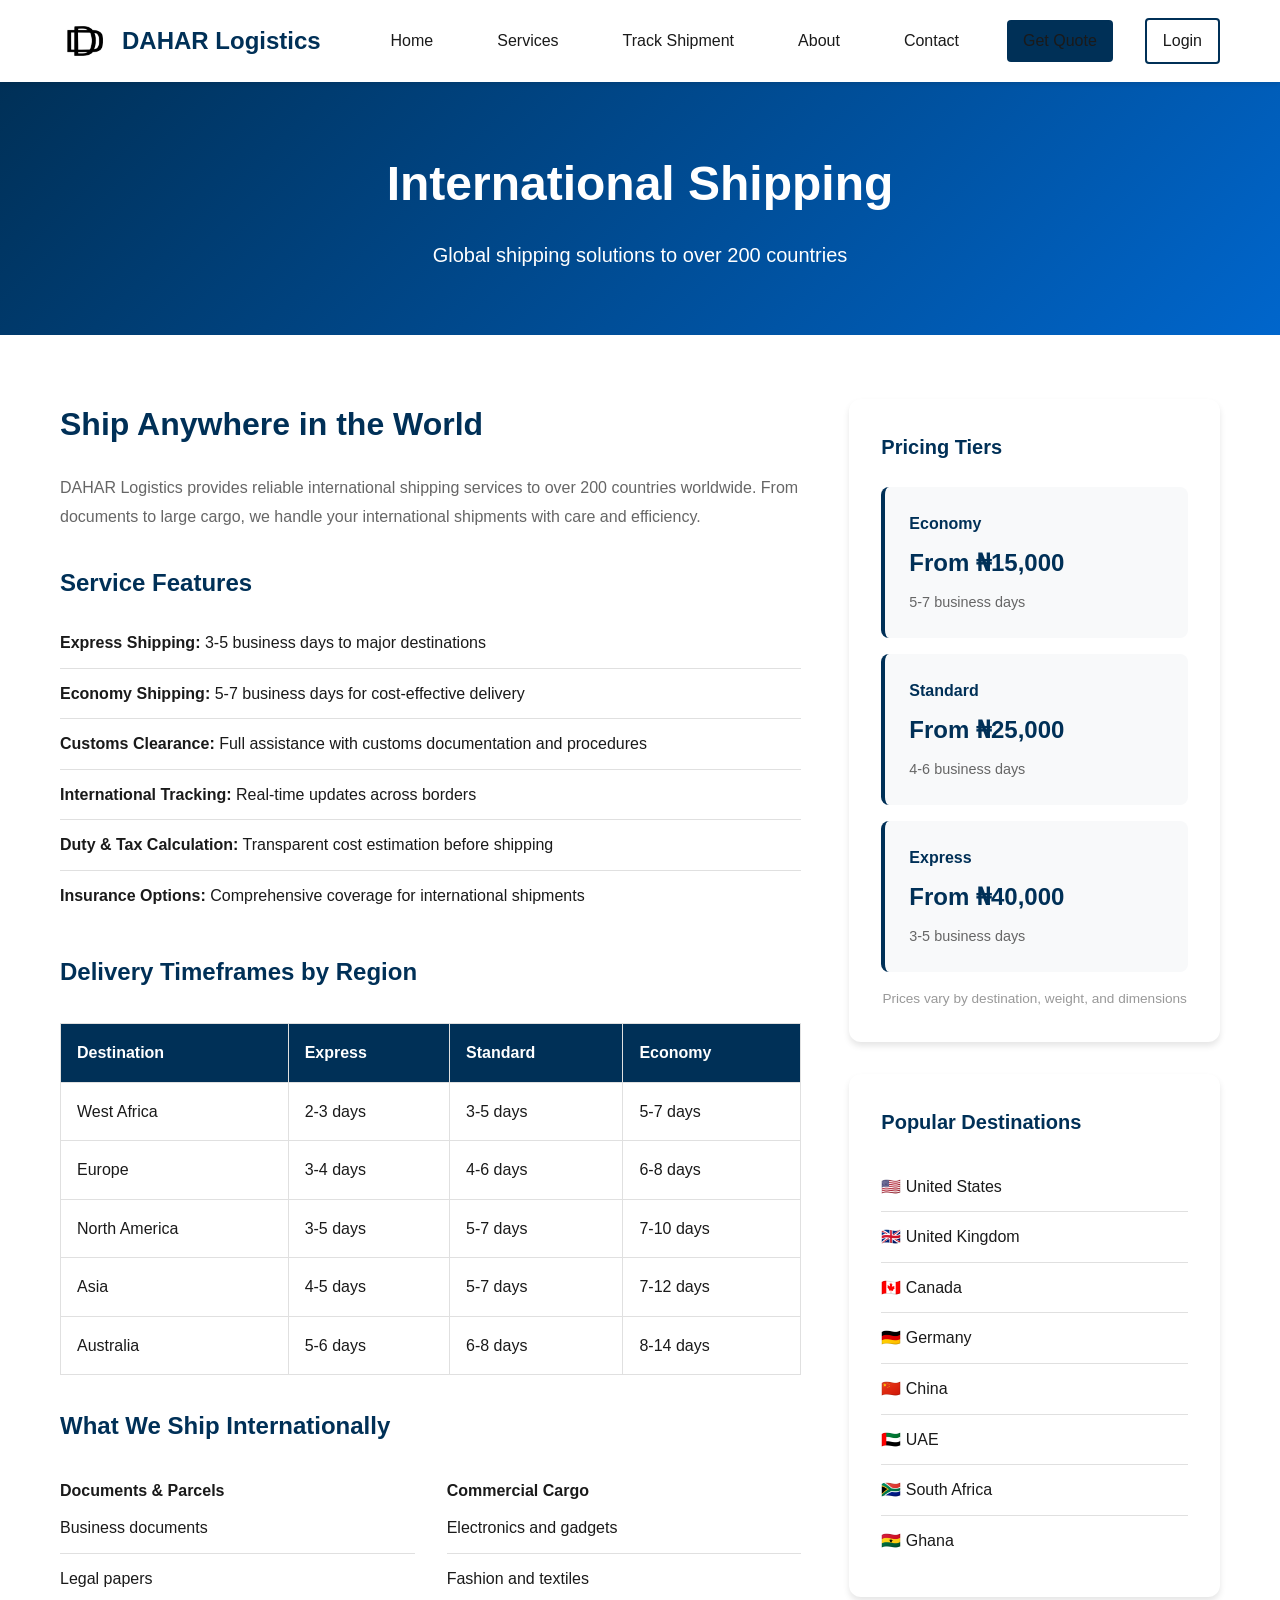
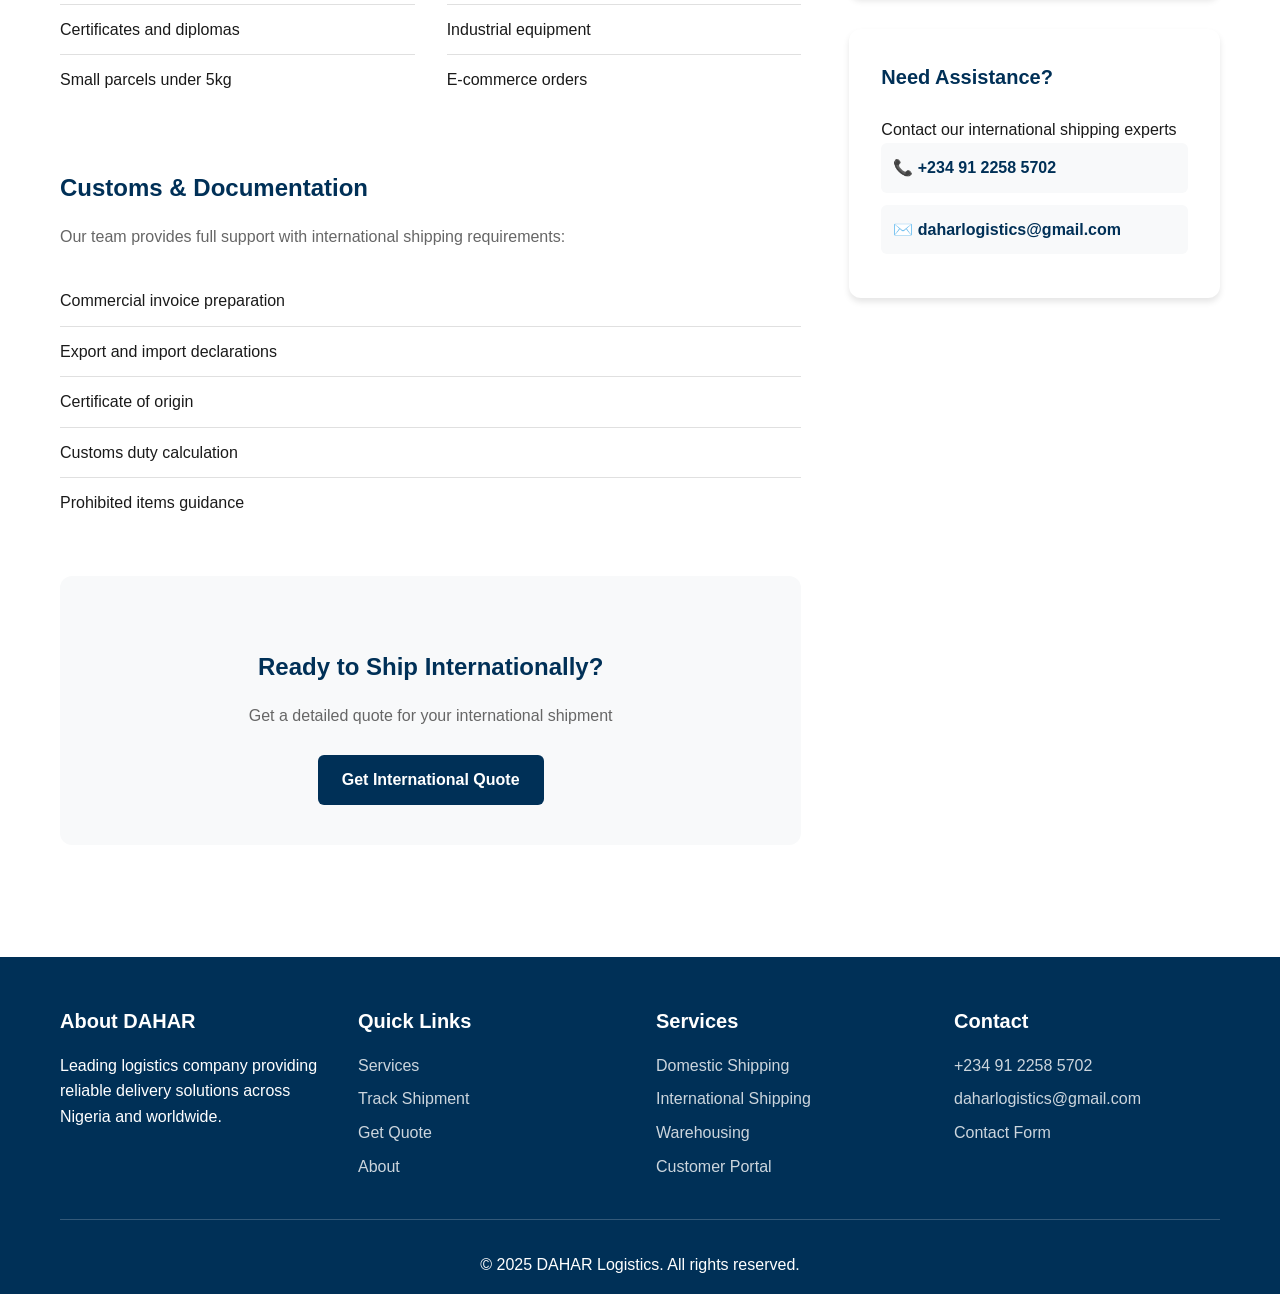
<file: international.html>
<!DOCTYPE html>
<html lang="en">

<head>
    <meta charset="UTF-8">
    <meta name="viewport" content="width=device-width, initial-scale=1.0">
    <title>International Shipping - DAHAR Logistics</title>
    <link rel="stylesheet" href="styles.css">
</head>

<body>
    <header>
        <nav class="navbar">
            <div class="container">
                <div class="nav-wrapper">
                    <a href="index.html" class="logo">
                        <img src="logo1.jpg" alt="DAHAR Logo">
                        <span>DAHAR Logistics</span>
                    </a>
                    <button class="mobile-menu-toggle" id="mobileMenuToggle">
                        <span></span>
                        <span></span>
                        <span></span>
                    </button>
                    <ul class="nav-menu" id="navMenu">
                        <li><a href="index.html">Home</a></li>
                        <li><a href="services.html">Services</a></li>
                        <li><a href="tracking.html">Track Shipment</a></li>
                        <li><a href="about.html">About</a></li>
                        <li><a href="contact.html">Contact</a></li>
                        <li><a href="quote.html" class="btn-primary">Get Quote</a></li>
                        <li><a href="login.html" class="btn-secondary">Login</a></li>
                    </ul>
                </div>
            </div>
        </nav>
    </header>

    <main>
        <section class="page-header">
            <div class="container">
                <h1>International Shipping</h1>
                <p>Global shipping solutions to over 200 countries</p>
            </div>
        </section>

        <section class="content-section">
            <div class="container">
                <div class="content-grid">
                    <div class="content-main">
                        <h2>Ship Anywhere in the World</h2>
                        <p>DAHAR Logistics provides reliable international shipping services to over 200 countries
                            worldwide. From documents to large cargo, we handle your international shipments with care
                            and efficiency.</p>

                        <h3>Service Features</h3>
                        <ul class="feature-list">
                            <li><strong>Express Shipping:</strong> 3-5 business days to major destinations</li>
                            <li><strong>Economy Shipping:</strong> 5-7 business days for cost-effective delivery</li>
                            <li><strong>Customs Clearance:</strong> Full assistance with customs documentation and
                                procedures</li>
                            <li><strong>International Tracking:</strong> Real-time updates across borders</li>
                            <li><strong>Duty & Tax Calculation:</strong> Transparent cost estimation before shipping
                            </li>
                            <li><strong>Insurance Options:</strong> Comprehensive coverage for international shipments
                            </li>
                        </ul>

                        <h3>Delivery Timeframes by Region</h3>
                        <div class="info-table">
                            <table>
                                <thead>
                                    <tr>
                                        <th>Destination</th>
                                        <th>Express</th>
                                        <th>Standard</th>
                                        <th>Economy</th>
                                    </tr>
                                </thead>
                                <tbody>
                                    <tr>
                                        <td>West Africa</td>
                                        <td>2-3 days</td>
                                        <td>3-5 days</td>
                                        <td>5-7 days</td>
                                    </tr>
                                    <tr>
                                        <td>Europe</td>
                                        <td>3-4 days</td>
                                        <td>4-6 days</td>
                                        <td>6-8 days</td>
                                    </tr>
                                    <tr>
                                        <td>North America</td>
                                        <td>3-5 days</td>
                                        <td>5-7 days</td>
                                        <td>7-10 days</td>
                                    </tr>
                                    <tr>
                                        <td>Asia</td>
                                        <td>4-5 days</td>
                                        <td>5-7 days</td>
                                        <td>7-12 days</td>
                                    </tr>
                                    <tr>
                                        <td>Australia</td>
                                        <td>5-6 days</td>
                                        <td>6-8 days</td>
                                        <td>8-14 days</td>
                                    </tr>
                                </tbody>
                            </table>
                        </div>

                        <h3>What We Ship Internationally</h3>
                        <div class="two-column-list">
                            <div>
                                <h4>Documents & Parcels</h4>
                                <ul class="simple-list">
                                    <li>Business documents</li>
                                    <li>Legal papers</li>
                                    <li>Certificates and diplomas</li>
                                    <li>Small parcels under 5kg</li>
                                </ul>
                            </div>
                            <div>
                                <h4>Commercial Cargo</h4>
                                <ul class="simple-list">
                                    <li>Electronics and gadgets</li>
                                    <li>Fashion and textiles</li>
                                    <li>Industrial equipment</li>
                                    <li>E-commerce orders</li>
                                </ul>
                            </div>
                        </div>

                        <h3>Customs & Documentation</h3>
                        <p>Our team provides full support with international shipping requirements:</p>
                        <ul class="simple-list">
                            <li>Commercial invoice preparation</li>
                            <li>Export and import declarations</li>
                            <li>Certificate of origin</li>
                            <li>Customs duty calculation</li>
                            <li>Prohibited items guidance</li>
                        </ul>

                        <div class="cta-box">
                            <h3>Ready to Ship Internationally?</h3>
                            <p>Get a detailed quote for your international shipment</p>
                            <a href="quote.html" class="btn-primary">Get International Quote</a>
                        </div>
                    </div>

                    <aside class="content-sidebar">
                        <div class="sidebar-card">
                            <h3>Pricing Tiers</h3>
                            <div class="pricing-list">
                                <div class="price-item">
                                    <h4>Economy</h4>
                                    <p class="price">From ₦15,000</p>
                                    <p class="desc">5-7 business days</p>
                                </div>
                                <div class="price-item">
                                    <h4>Standard</h4>
                                    <p class="price">From ₦25,000</p>
                                    <p class="desc">4-6 business days</p>
                                </div>
                                <div class="price-item">
                                    <h4>Express</h4>
                                    <p class="price">From ₦40,000</p>
                                    <p class="desc">3-5 business days</p>
                                </div>
                            </div>
                            <p class="pricing-note">Prices vary by destination, weight, and dimensions</p>
                        </div>

                        <div class="sidebar-card">
                            <h3>Popular Destinations</h3>
                            <ul class="destination-list">
                                <li>🇺🇸 United States</li>
                                <li>🇬🇧 United Kingdom</li>
                                <li>🇨🇦 Canada</li>
                                <li>🇩🇪 Germany</li>
                                <li>🇨🇳 China</li>
                                <li>🇦🇪 UAE</li>
                                <li>🇿🇦 South Africa</li>
                                <li>🇬🇭 Ghana</li>
                            </ul>
                        </div>

                        <div class="sidebar-card">
                            <h3>Need Assistance?</h3>
                            <p>Contact our international shipping experts</p>
                            <a href="tel:+2349122585702" class="contact-link">📞 +234 91 2258 5702</a>
                            <a href="mailto:daharlogistics@gmail.com" class="contact-link">✉️
                                daharlogistics@gmail.com</a>
                        </div>
                    </aside>
                </div>
            </div>
        </section>
    </main>

    <footer>
        <div class="container">
            <div class="footer-grid">
                <div class="footer-col">
                    <h4>About DAHAR</h4>
                    <p>Leading logistics company providing reliable delivery solutions across Nigeria and worldwide.</p>
                </div>
                <div class="footer-col">
                    <h4>Quick Links</h4>
                    <ul>
                        <li><a href="services.html">Services</a></li>
                        <li><a href="tracking.html">Track Shipment</a></li>
                        <li><a href="quote.html">Get Quote</a></li>
                        <li><a href="about.html">About</a></li>
                    </ul>
                </div>
                <div class="footer-col">
                    <h4>Services</h4>
                    <ul>
                        <li><a href="domestic.html">Domestic Shipping</a></li>
                        <li><a href="international.html">International Shipping</a></li>
                        <li><a href="warehousing.html">Warehousing</a></li>
                        <li><a href="login.html">Customer Portal</a></li>
                    </ul>
                </div>
                <div class="footer-col">
                    <h4>Contact</h4>
                    <ul>
                        <li><a href="tel:+2349122585702">+234 91 2258 5702</a></li>
                        <li><a href="m">daharlogistics@gmail.com</a></li>
                        <li><a href="contact.html">Contact Form</a>
                            <ailto:daharlogistics@gmail.com /li>
                    </ul>
                </div>
            </div>
            <div class="footer-bottom">
                <p>&copy; 2025 DAHAR Logistics. All rights reserved.</p>
            </div>
        </div>
    </footer>

    <script src="app.js"></script>
</body>

</html>
</file>
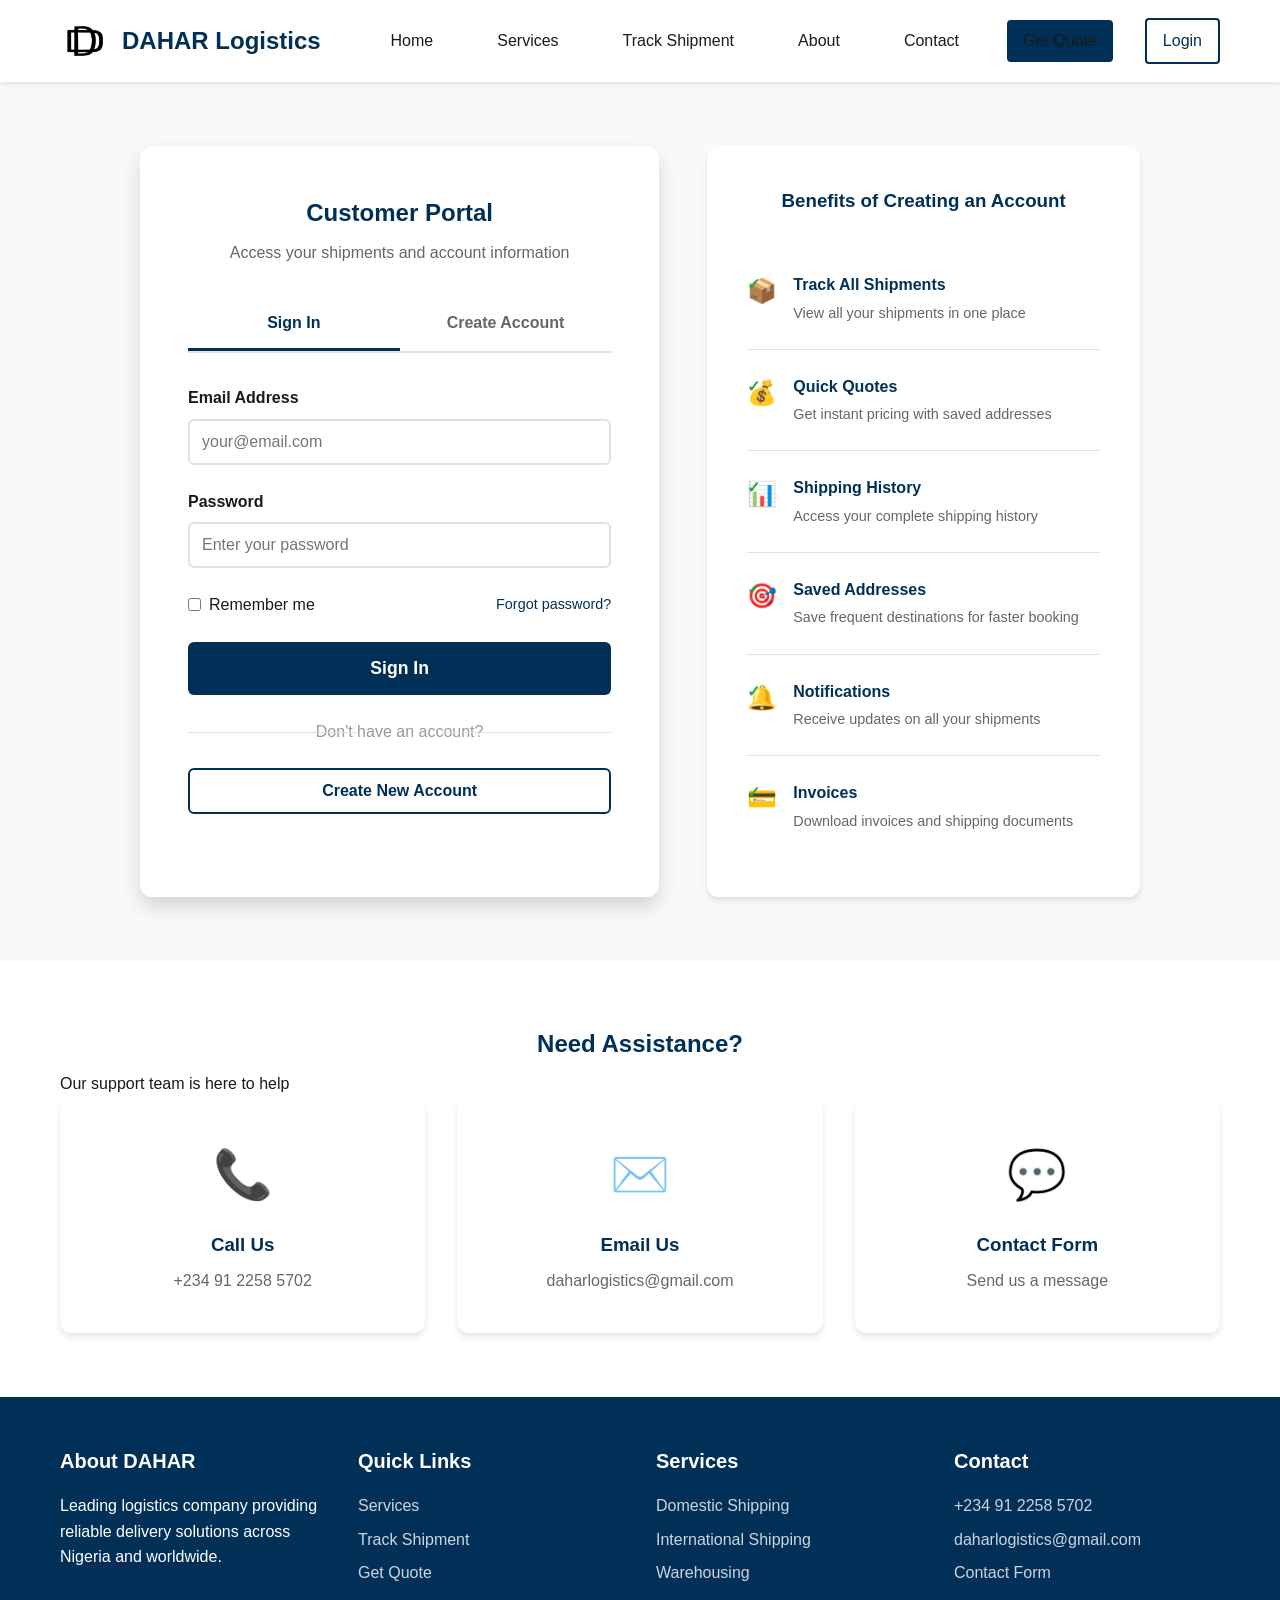
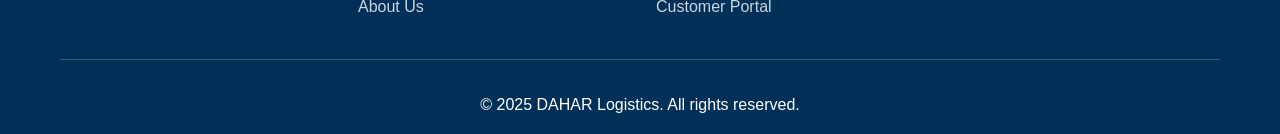
<file: login.html>
<!DOCTYPE html>
<html lang="en">

<head>
    <meta charset="UTF-8">
    <meta name="viewport" content="width=device-width, initial-scale=1.0">
    <title>Customer Portal - DAHAR Logistics</title>
    <link rel="stylesheet" href="styles.css">
</head>

<body>
    <header>
        <nav class="navbar">
            <div class="container">
                <div class="nav-wrapper">
                    <a href="index.html" class="logo">
                        <img src="logo1.jpg" alt="DAHAR Logo">
                        <span>DAHAR Logistics</span>
                    </a>
                    <button class="mobile-menu-toggle" id="mobileMenuToggle">
                        <span></span>
                        <span></span>
                        <span></span>
                    </button>
                    <ul class="nav-menu" id="navMenu">
                        <li><a href="index.html">Home</a></li>
                        <li><a href="services.html">Services</a></li>
                        <li><a href="tracking.html">Track Shipment</a></li>
                        <li><a href="about.html">About</a></li>
                        <li><a href="contact.html">Contact</a></li>
                        <li><a href="quote.html" class="btn-primary">Get Quote</a></li>
                        <li><a href="login.html" class="btn-secondary active">Login</a></li>
                    </ul>
                </div>
            </div>
        </nav>
    </header>

    <main>
        <section class="login-section">
            <div class="container">
                <div class="login-container">
                    <div class="login-card">
                        <div class="login-header">
                            <h1>Customer Portal</h1>
                            <p>Access your shipments and account information</p>
                        </div>

                        <div class="login-tabs">
                            <button class="tab-btn active" onclick="showLoginTab()">Sign In</button>
                            <button class="tab-btn" onclick="showRegisterTab()">Create Account</button>
                        </div>

                        <div id="loginTab" class="tab-content active">
                            <form id="loginForm" class="auth-form">
                                <div class="form-group">
                                    <label for="loginEmail">Email Address</label>
                                    <input type="email" id="loginEmail" name="loginEmail" placeholder="your@email.com"
                                        required>
                                </div>

                                <div class="form-group">
                                    <label for="loginPassword">Password</label>
                                    <input type="password" id="loginPassword" name="loginPassword"
                                        placeholder="Enter your password" required>
                                </div>

                                <div class="form-options">
                                    <label class="checkbox-label">
                                        <input type="checkbox" name="remember">
                                        <span>Remember me</span>
                                    </label>
                                    <a href="#" class="forgot-link" onclick="showForgotPassword()">Forgot password?</a>
                                </div>

                                <button type="submit" class="btn-primary btn-large btn-block">Sign In</button>
                            </form>

                            <div class="auth-divider">
                                <span>Don't have an account?</span>
                            </div>

                            <button class="btn-secondary btn-block" onclick="showRegisterTab()">Create New
                                Account</button>
                        </div>

                        <div id="registerTab" class="tab-content">
                            <form id="registerForm" class="auth-form">
                                <div class="form-row">
                                    <div class="form-group">
                                        <label for="regFirstName">First Name</label>
                                        <input type="text" id="regFirstName" name="regFirstName" required>
                                    </div>
                                    <div class="form-group">
                                        <label for="regLastName">Last Name</label>
                                        <input type="text" id="regLastName" name="regLastName" required>
                                    </div>
                                </div>

                                <div class="form-group">
                                    <label for="regEmail">Email Address</label>
                                    <input type="email" id="regEmail" name="regEmail" placeholder="your@email.com"
                                        required>
                                </div>

                                <div class="form-group">
                                    <label for="regPhone">Phone Number</label>
                                    <input type="tel" id="regPhone" name="regPhone" placeholder="+234" required>
                                </div>

                                <div class="form-group">
                                    <label for="regPassword">Password</label>
                                    <input type="password" id="regPassword" name="regPassword"
                                        placeholder="Create a password" required minlength="8">
                                    <small>Minimum 8 characters</small>
                                </div>

                                <div class="form-group">
                                    <label for="regConfirmPassword">Confirm Password</label>
                                    <input type="password" id="regConfirmPassword" name="regConfirmPassword"
                                        placeholder="Confirm your password" required>
                                </div>

                                <div class="form-group">
                                    <label class="checkbox-label">
                                        <input type="checkbox" name="terms" required>
                                        <span>I agree to the <a href="#">Terms of Service</a> and <a href="#">Privacy
                                                Policy</a></span>
                                    </label>
                                </div>

                                <button type="submit" class="btn-primary btn-large btn-block">Create Account</button>
                            </form>

                            <div class="auth-divider">
                                <span>Already have an account?</span>
                            </div>

                            <button class="btn-secondary btn-block" onclick="showLoginTab()">Sign In</button>
                        </div>

                        <div id="forgotTab" class="tab-content">
                            <div class="forgot-header">
                                <button class="back-btn" onclick="showLoginTab()">← Back to Login</button>
                                <h2>Reset Password</h2>
                                <p>Enter your email address and we'll send you a link to reset your password</p>
                            </div>

                            <form id="forgotForm" class="auth-form">
                                <div class="form-group">
                                    <label for="forgotEmail">Email Address</label>
                                    <input type="email" id="forgotEmail" name="forgotEmail" placeholder="your@email.com"
                                        required>
                                </div>

                                <button type="submit" class="btn-primary btn-large btn-block">Send Reset Link</button>
                            </form>
                        </div>
                    </div>

                    <div class="login-benefits">
                        <h3>Benefits of Creating an Account</h3>
                        <ul class="benefits-list">
                            <li>
                                <div class="benefit-icon">📦</div>
                                <div>
                                    <h4>Track All Shipments</h4>
                                    <p>View all your shipments in one place</p>
                                </div>
                            </li>
                            <li>
                                <div class="benefit-icon">💰</div>
                                <div>
                                    <h4>Quick Quotes</h4>
                                    <p>Get instant pricing with saved addresses</p>
                                </div>
                            </li>
                            <li>
                                <div class="benefit-icon">📊</div>
                                <div>
                                    <h4>Shipping History</h4>
                                    <p>Access your complete shipping history</p>
                                </div>
                            </li>
                            <li>
                                <div class="benefit-icon">🎯</div>
                                <div>
                                    <h4>Saved Addresses</h4>
                                    <p>Save frequent destinations for faster booking</p>
                                </div>
                            </li>
                            <li>
                                <div class="benefit-icon">🔔</div>
                                <div>
                                    <h4>Notifications</h4>
                                    <p>Receive updates on all your shipments</p>
                                </div>
                            </li>
                            <li>
                                <div class="benefit-icon">💳</div>
                                <div>
                                    <h4>Invoices</h4>
                                    <p>Download invoices and shipping documents</p>
                                </div>
                            </li>
                        </ul>
                    </div>
                </div>
            </div>
        </section>

        <section class="help-section">
            <div class="container">
                <h2>Need Assistance?</h2>
                <p>Our support team is here to help</p>
                <div class="help-options">
                    <a href="tel:+2349122585702" class="help-card">
                        <div class="help-icon">📞</div>
                        <h3>Call Us</h3>
                        <p>+234 91 2258 5702</p>
                    </a>
                    <a href="mailto:daharlogistics@gmail.com" class="help-card">
                        <div class="help-icon">✉️</div>
                        <h3>Email Us</h3>
                        <p>daharlogistics@gmail.com</p>
                    </a>
                    <a href="contact.html" class="help-card">
                        <div class="help-icon">💬</div>
                        <h3>Contact Form</h3>
                        <p>Send us a message</p>
                    </a>
                </div>
            </div>
        </section>
    </main>

    <footer>
        <div class="container">
            <div class="footer-grid">
                <div class="footer-col">
                    <h4>About DAHAR</h4>
                    <p>Leading logistics company providing reliable delivery solutions across Nigeria and worldwide.</p>
                </div>
                <div class="footer-col">
                    <h4>Quick Links</h4>
                    <ul>
                        <li><a href="services.html">Services</a></li>
                        <li><a href="tracking.html">Track Shipment</a></li>
                        <li><a href="quote.html">Get Quote</a></li>
                        <li><a href="about.html">About Us</a></li>
                    </ul>
                </div>
                <div class="footer-col">
                    <h4>Services</h4>
                    <ul>
                        <li><a href="domestic.html">Domestic Shipping</a></li>
                        <li><a href="international.html">International Shipping</a></li>
                        <li><a href="warehousing.html">Warehousing</a></li>
                        <li><a href="login.html">Customer Portal</a></li>
                    </ul>
                </div>
                <div class="footer-col">
                    <h4>Contact</h4>
                    <ul>
                        <li><a href="tel:+2349122585702">+234 91 2258 5702</a></li>
                        <li><a href="mailto:daharlogistics@gmail.com">daharlogistics@gmail.com</a></li>
                        <li><a href="contact.html">Contact Form</a></li>
                    </ul>
                </div>
            </div>
            <div class="footer-bottom">
                <p>&copy; 2025 DAHAR Logistics. All rights reserved.</p>
            </div>
        </div>
    </footer>

    <script src="app.js"></script>
</body>

</html>
</file>
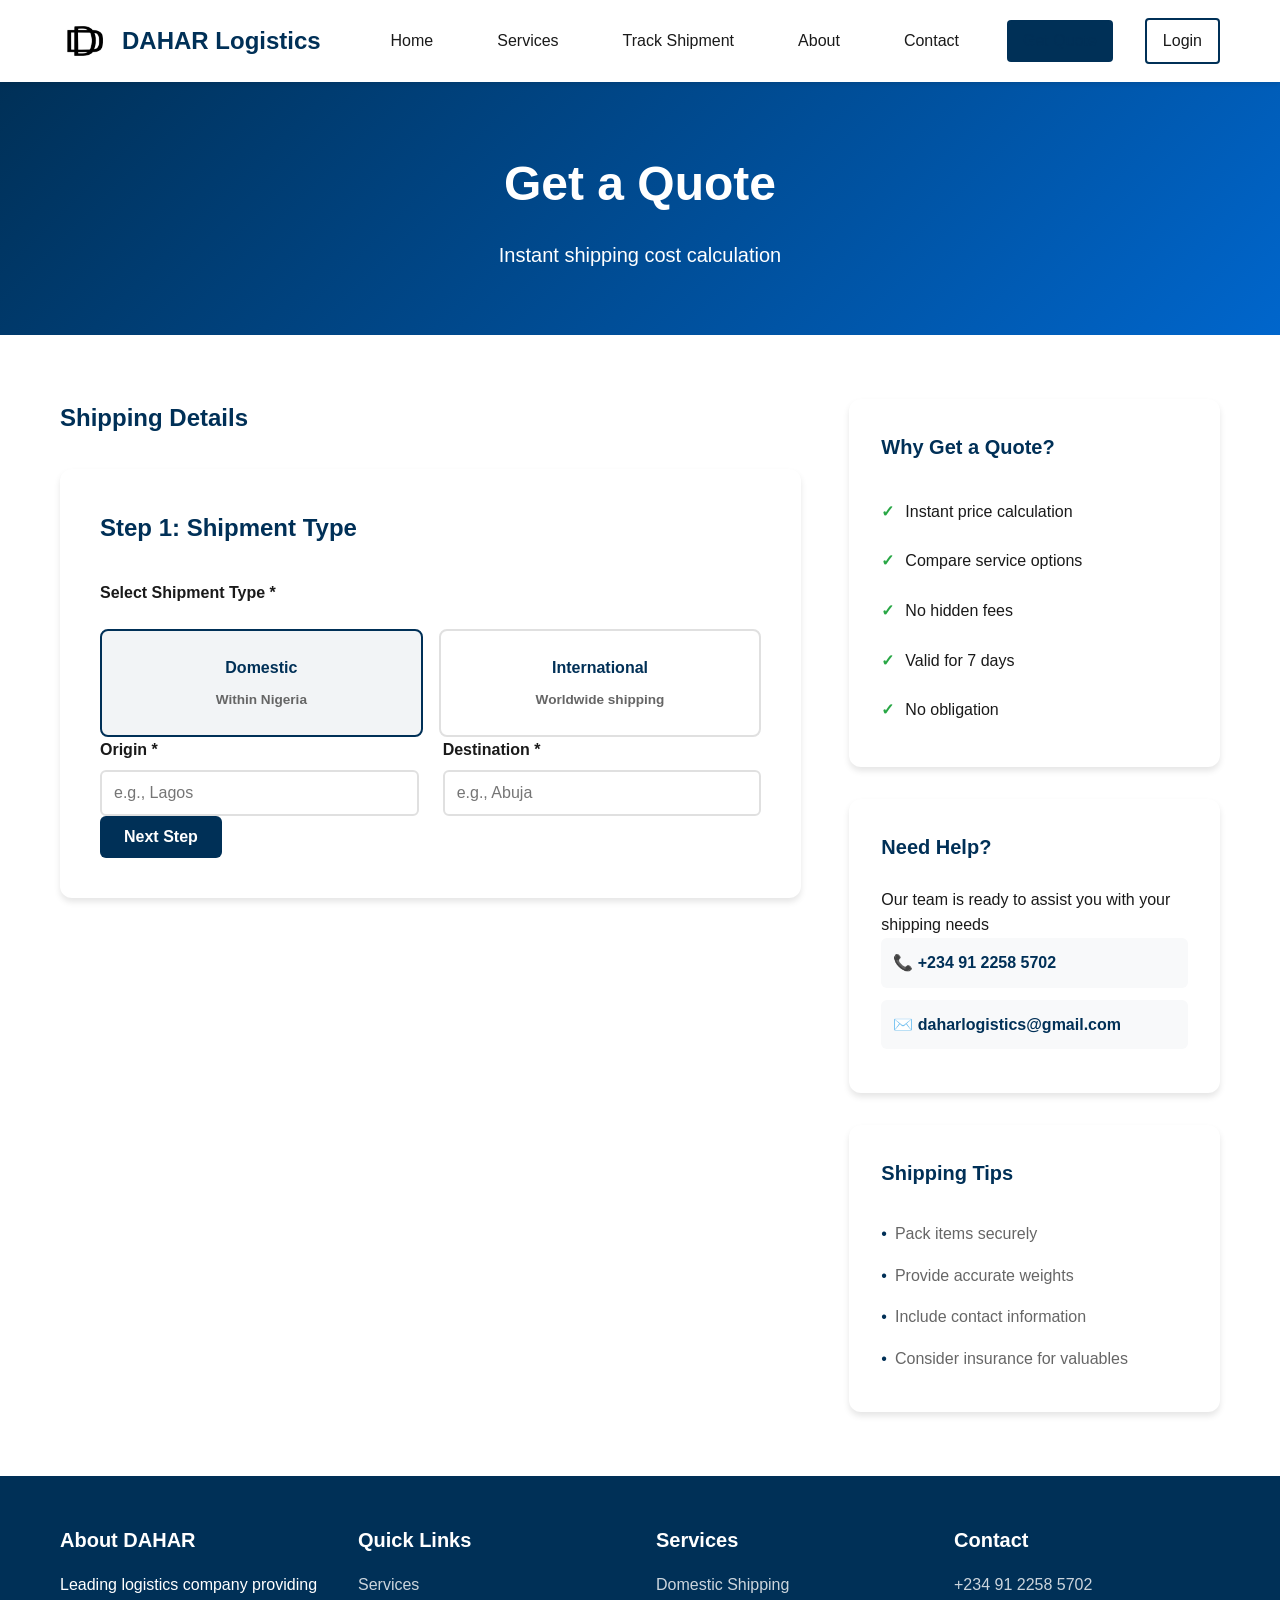
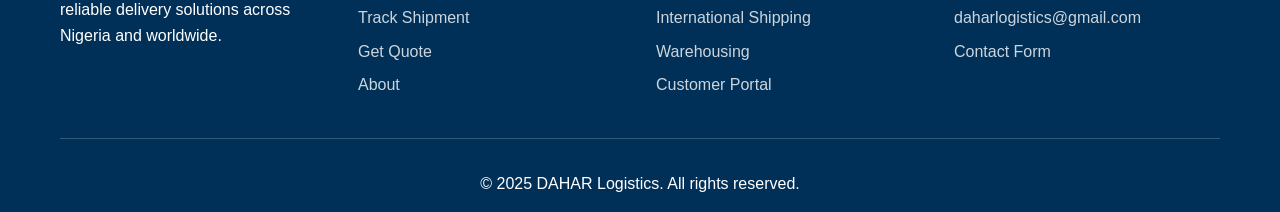
<file: quote.html>
<!DOCTYPE html>
<html lang="en">

<head>
    <meta charset="UTF-8">
    <meta name="viewport" content="width=device-width, initial-scale=1.0">
    <title>Get Quote - DAHAR Logistics</title>
    <link rel="stylesheet" href="styles.css">
</head>

<body>
    <header>
        <nav class="navbar">
            <div class="container">
                <div class="nav-wrapper">
                    <a href="index.html" class="logo">
                        <img src="logo1.jpg" alt="DAHAR Logo">
                        <span>DAHAR Logistics</span>
                    </a>
                    <button class="mobile-menu-toggle" id="mobileMenuToggle">
                        <span></span>
                        <span></span>
                        <span></span>
                    </button>
                    <ul class="nav-menu" id="navMenu">
                        <li><a href="index.html">Home</a></li>
                        <li><a href="services.html">Services</a></li>
                        <li><a href="tracking.html">Track Shipment</a></li>
                        <li><a href="about.html">About</a></li>
                        <li><a href="contact.html">Contact</a></li>
                        <li><a href="quote.html" class="btn-primary active">Get Quote</a></li>
                        <li><a href="login.html" class="btn-secondary">Login</a></li>
                    </ul>
                </div>
            </div>
        </nav>
    </header>

    <main>
        <section class="page-header">
            <div class="container">
                <h1>Get a Quote</h1>
                <p>Instant shipping cost calculation</p>
            </div>
        </section>

        <section class="quote-section">
            <div class="container">
                <div class="quote-grid">
                    <div class="quote-form-container">
                        <h2>Shipping Details</h2>
                        <form id="quoteForm" class="quote-form">
                            <div class="form-step active" id="step1">
                                <h3>Step 1: Shipment Type</h3>
                                <div class="form-group">
                                    <label>Select Shipment Type *</label>
                                    <div class="radio-group">
                                        <label class="radio-card">
                                            <input type="radio" name="shipmentType" value="domestic" checked>
                                            <span class="radio-content">
                                                <strong>Domestic</strong>
                                                <small>Within Nigeria</small>
                                            </span>
                                        </label>
                                        <label class="radio-card">
                                            <input type="radio" name="shipmentType" value="international">
                                            <span class="radio-content">
                                                <strong>International</strong>
                                                <small>Worldwide shipping</small>
                                            </span>
                                        </label>
                                    </div>
                                </div>

                                <div class="form-row">
                                    <div class="form-group">
                                        <label for="origin">Origin *</label>
                                        <input type="text" id="origin" name="origin" placeholder="e.g., Lagos" required>
                                    </div>
                                    <div class="form-group">
                                        <label for="destination">Destination *</label>
                                        <input type="text" id="destination" name="destination" placeholder="e.g., Abuja"
                                            required>
                                    </div>
                                </div>

                                <button type="button" class="btn-primary" onclick="nextStep(2)">Next Step</button>
                            </div>

                            <div class="form-step" id="step2">
                                <h3>Step 2: Package Details</h3>
                                <div class="form-row">
                                    <div class="form-group">
                                        <label for="weight">Weight (kg) *</label>
                                        <input type="number" id="weight" name="weight" min="0.1" step="0.1"
                                            placeholder="0.0" required>
                                    </div>
                                    <div class="form-group">
                                        <label for="quantity">Quantity *</label>
                                        <input type="number" id="quantity" name="quantity" min="1" value="1" required>
                                    </div>
                                </div>

                                <div class="form-row">
                                    <div class="form-group">
                                        <label for="length">Length (cm)</label>
                                        <input type="number" id="length" name="length" min="1" placeholder="0">
                                    </div>
                                    <div class="form-group">
                                        <label for="width">Width (cm)</label>
                                        <input type="number" id="width" name="width" min="1" placeholder="0">
                                    </div>
                                    <div class="form-group">
                                        <label for="height">Height (cm)</label>
                                        <input type="number" id="height" name="height" min="1" placeholder="0">
                                    </div>
                                </div>

                                <div class="form-group">
                                    <label for="packageType">Package Type *</label>
                                    <select id="packageType" name="packageType" required>
                                        <option value="">Select package type</option>
                                        <option value="documents">Documents</option>
                                        <option value="parcel">Parcel</option>
                                        <option value="electronics">Electronics</option>
                                        <option value="clothing">Clothing</option>
                                        <option value="food">Food Items</option>
                                        <option value="fragile">Fragile Items</option>
                                        <option value="other">Other</option>
                                    </select>
                                </div>

                                <div class="form-buttons">
                                    <button type="button" class="btn-secondary" onclick="prevStep(1)">Previous</button>
                                    <button type="button" class="btn-primary" onclick="nextStep(3)">Next Step</button>
                                </div>
                            </div>

                            <div class="form-step" id="step3">
                                <h3>Step 3: Contact Information</h3>
                                <div class="form-row">
                                    <div class="form-group">
                                        <label for="fullName">Full Name *</label>
                                        <input type="text" id="fullName" name="fullName" required>
                                    </div>
                                    <div class="form-group">
                                        <label for="quoteEmail">Email *</label>
                                        <input type="email" id="quoteEmail" name="quoteEmail" required>
                                    </div>
                                </div>

                                <div class="form-row">
                                    <div class="form-group">
                                        <label for="quotePhone">Phone Number *</label>
                                        <input type="tel" id="quotePhone" name="quotePhone" required>
                                    </div>
                                    <div class="form-group">
                                        <label for="company">Company (Optional)</label>
                                        <input type="text" id="company" name="company">
                                    </div>
                                </div>

                                <div class="form-group">
                                    <label for="additionalInfo">Additional Information</label>
                                    <textarea id="additionalInfo" name="additionalInfo" rows="3"
                                        placeholder="Any special requirements or notes"></textarea>
                                </div>

                                <div class="form-buttons">
                                    <button type="button" class="btn-secondary" onclick="prevStep(2)">Previous</button>
                                    <button type="submit" class="btn-primary">Calculate Quote</button>
                                </div>
                            </div>
                        </form>

                        <div id="quoteResult" class="quote-result hidden">
                            <h3>Your Shipping Quote</h3>
                            <div class="quote-summary">
                                <div class="quote-route">
                                    <div class="route-point">
                                        <span class="route-label">From</span>
                                        <span id="resultOrigin" class="route-value"></span>
                                    </div>
                                    <div class="route-arrow">→</div>
                                    <div class="route-point">
                                        <span class="route-label">To</span>
                                        <span id="resultDestination" class="route-value"></span>
                                    </div>
                                </div>

                                <div class="quote-details">
                                    <div class="detail-row">
                                        <span>Weight:</span>
                                        <span id="resultWeight"></span>
                                    </div>
                                    <div class="detail-row">
                                        <span>Package Type:</span>
                                        <span id="resultPackageType"></span>
                                    </div>
                                    <div class="detail-row">
                                        <span>Quantity:</span>
                                        <span id="resultQuantity"></span>
                                    </div>
                                </div>

                                <div class="quote-options" id="quoteOptions">
                                </div>

                                <div class="quote-actions">
                                    <button onclick="resetQuote()" class="btn-secondary">New Quote</button>
                                    <a href="contact.html" class="btn-primary">Book Shipment</a>
                                </div>
                            </div>
                        </div>
                    </div>

                    <aside class="quote-sidebar">
                        <div class="sidebar-card">
                            <h3>Why Get a Quote?</h3>
                            <ul class="benefits-list">
                                <li>Instant price calculation</li>
                                <li>Compare service options</li>
                                <li>No hidden fees</li>
                                <li>Valid for 7 days</li>
                                <li>No obligation</li>
                            </ul>
                        </div>

                        <div class="sidebar-card">
                            <h3>Need Help?</h3>
                            <p>Our team is ready to assist you with your shipping needs</p>
                            <a href="tel:+2349122585702" class="contact-link">📞 +234 91 2258 5702</a>
                            <a href="daharlogistics@gmail.com" class="contact-link">✉️ daharlogistics@gmail.com</a>
                        </div>

                        <div class="sidebar-card">
                            <h3>Shipping Tips</h3>
                            <ul class="tips-list">
                                <li>Pack items securely</li>
                                <li>Provide accurate weights</li>
                                <li>Include contact information</li>
                                <li>Consider insurance for valuables</li>
                            </ul>
                        </div>
                    </aside>
                </div>
            </div>
        </section>
    </main>

    <footer>
        <div class="container">
            <div class="footer-grid">
                <div class="footer-col">
                    <h4>About DAHAR</h4>
                    <p>Leading logistics company providing reliable delivery solutions across Nigeria and worldwide.</p>
                </div>
                <div class="footer-col">
                    <h4>Quick Links</h4>
                    <ul>
                        <li><a href="services.html">Services</a></li>
                        <li><a href="tracking.html">Track Shipment</a></li>
                        <li><a href="quote.html">Get Quote</a></li>
                        <li><a href="about.html">About</a></li>
                    </ul>
                </div>
                <div class="footer-col">
                    <h4>Services</h4>
                    <ul>
                        <li><a href="domestic.html">Domestic Shipping</a></li>
                        <li><a href="international.html">International Shipping</a></li>
                        <li><a href="warehousing.html">Warehousing</a></li>
                        <li><a href="login.html">Customer Portal</a></li>
                    </ul>
                </div>
                <div class="footer-col">
                    <h4>Contact</h4>
                    <ul>
                        <li><a href="tel:+2349122585702">+234 91 2258 5702</a></li>
                        <li><a href="mailto:daharlogistics@gmail.com">daharlogistics@gmail.com</a></li>
                        <li><a href="contact.html">Contact Form</a></li>
                    </ul>
                </div>
            </div>
            <div class="footer-bottom">
                <p>&copy; 2025 DAHAR Logistics. All rights reserved.</p>
            </div>
        </div>
    </footer>

    <script src="app.js"></script>
</body>

</html>
</file>
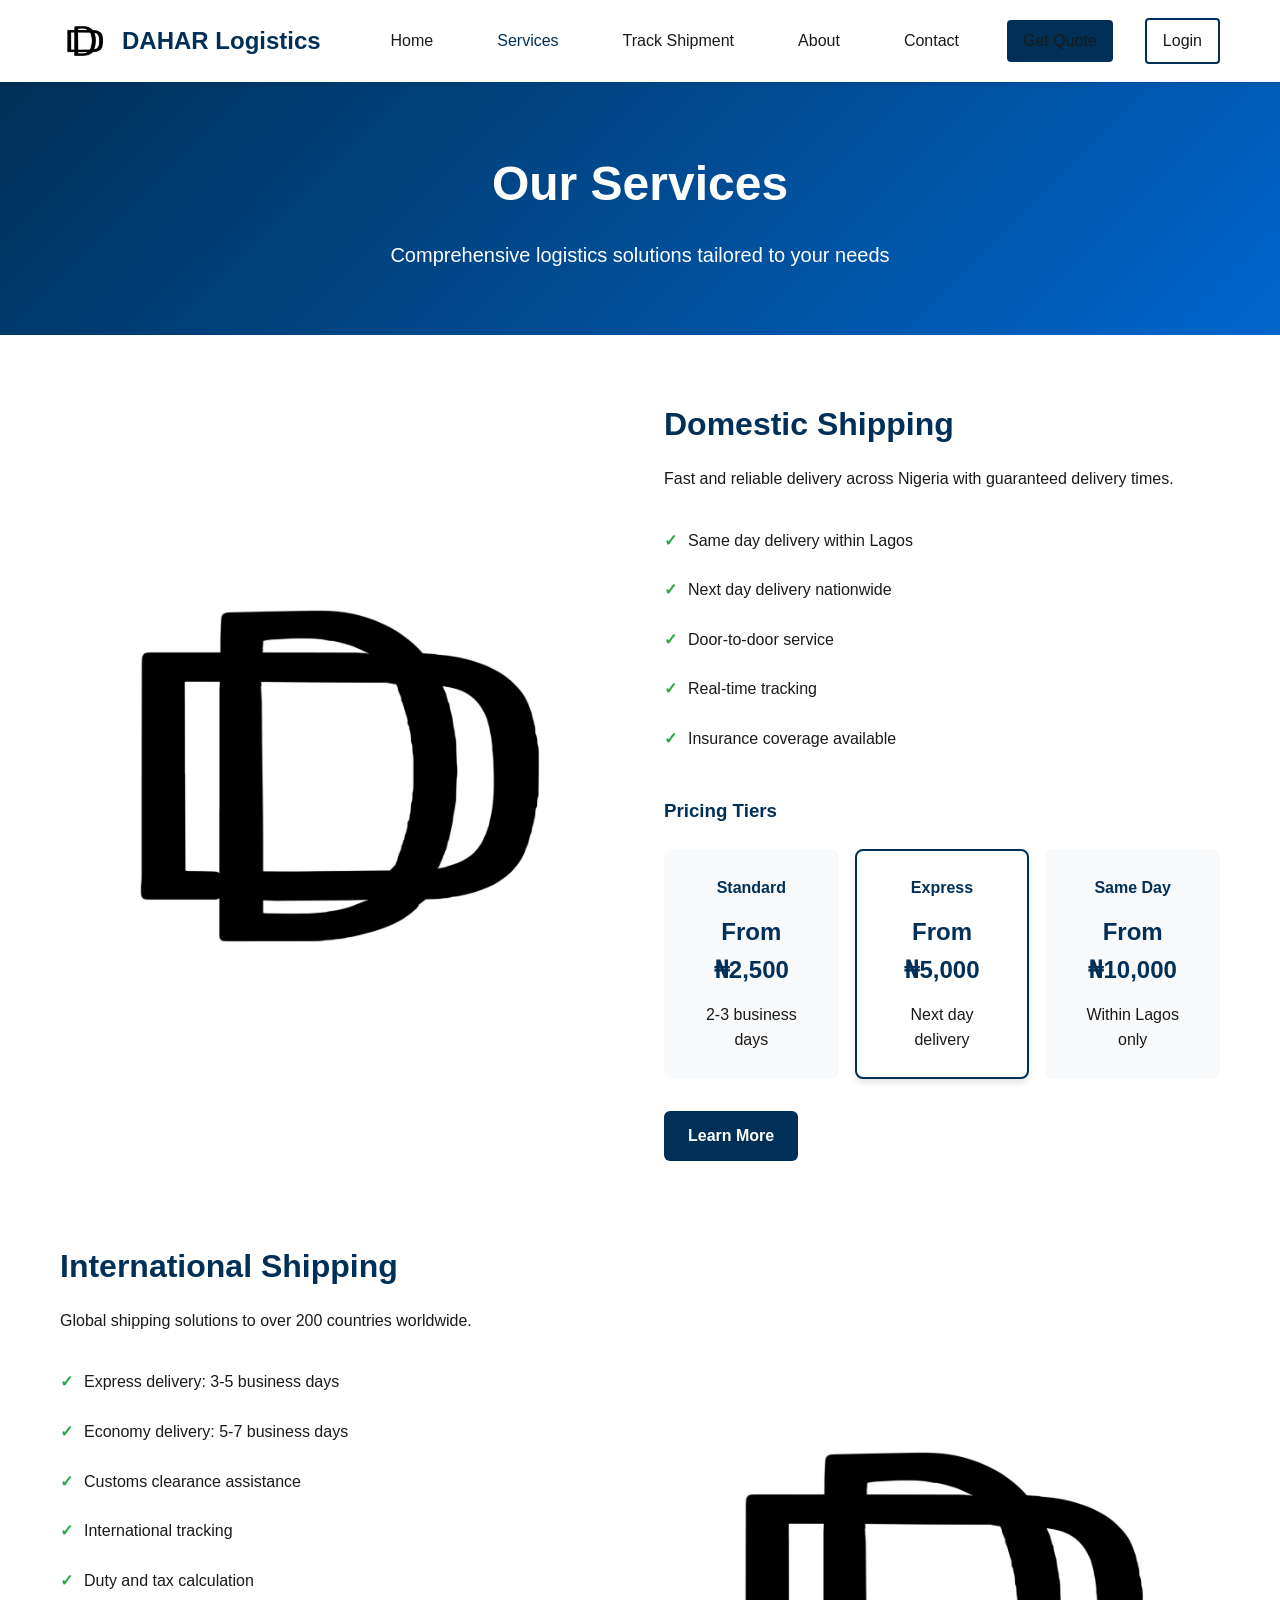
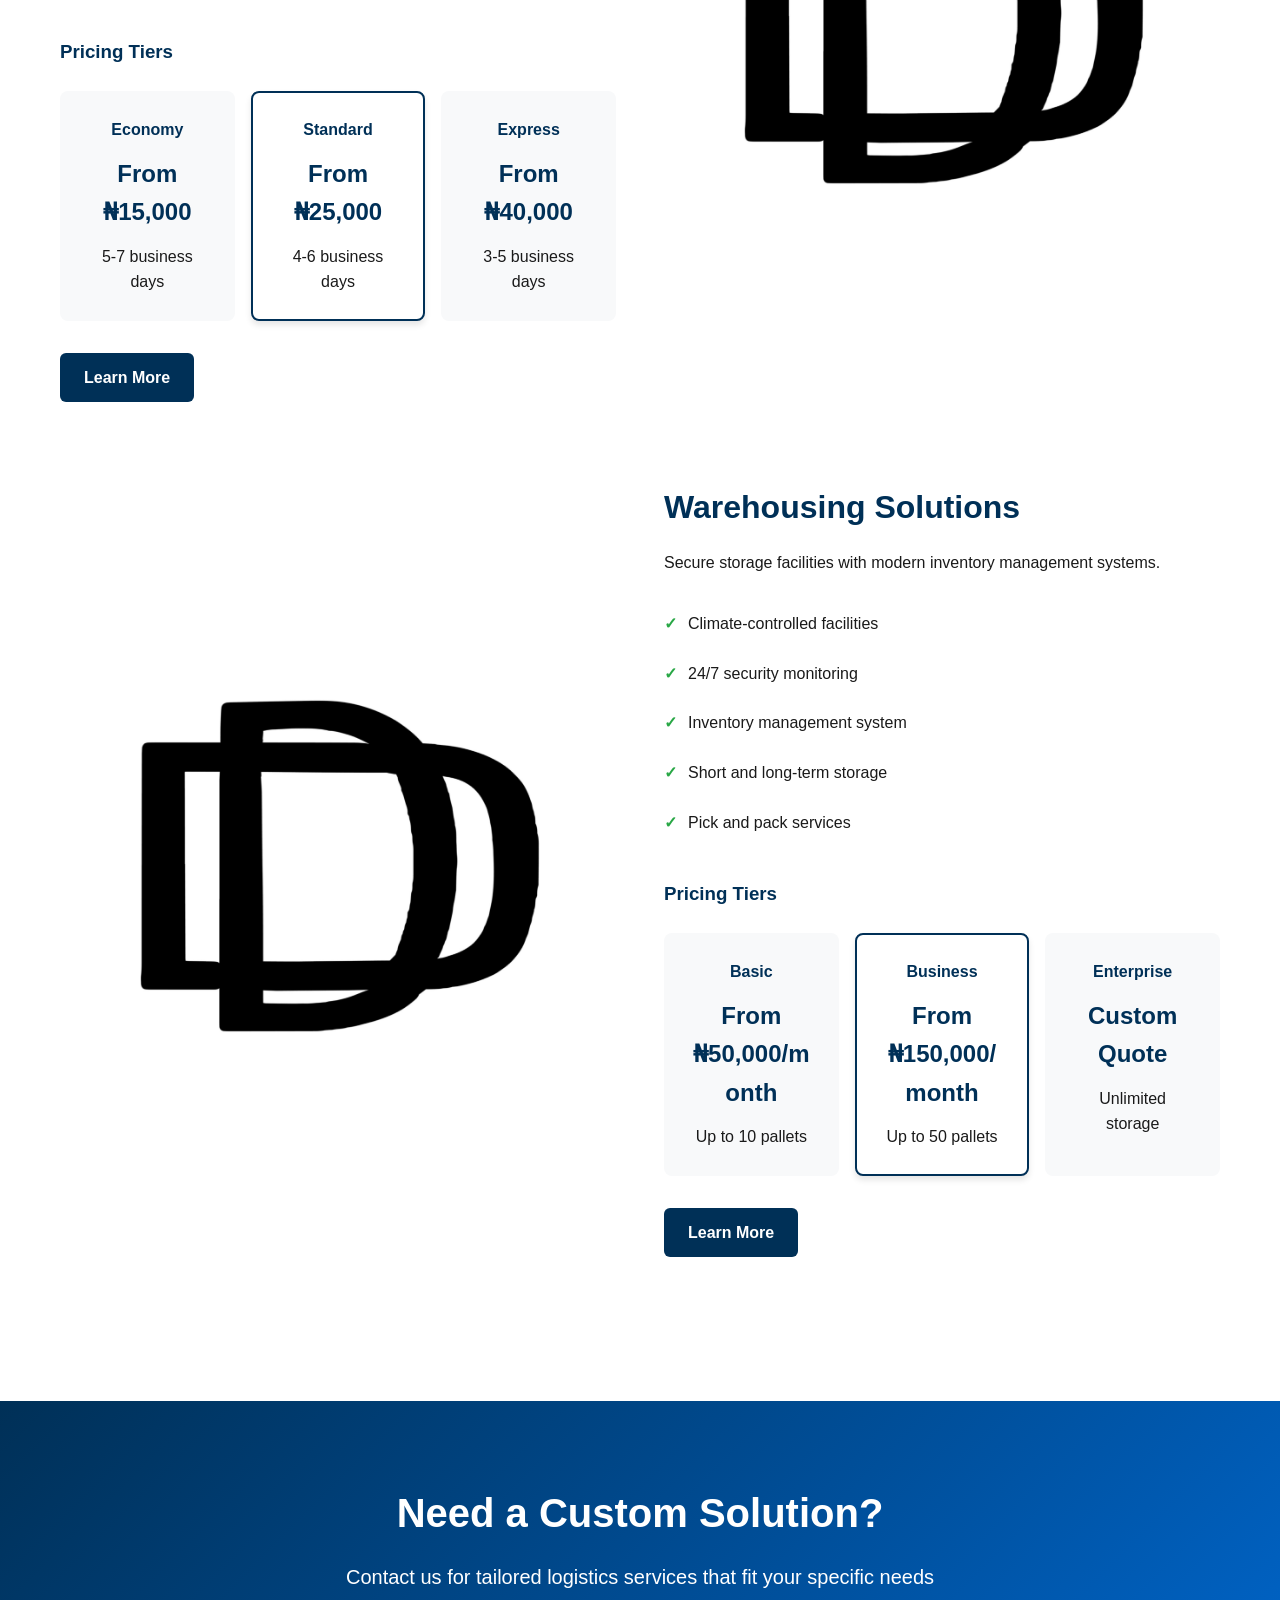
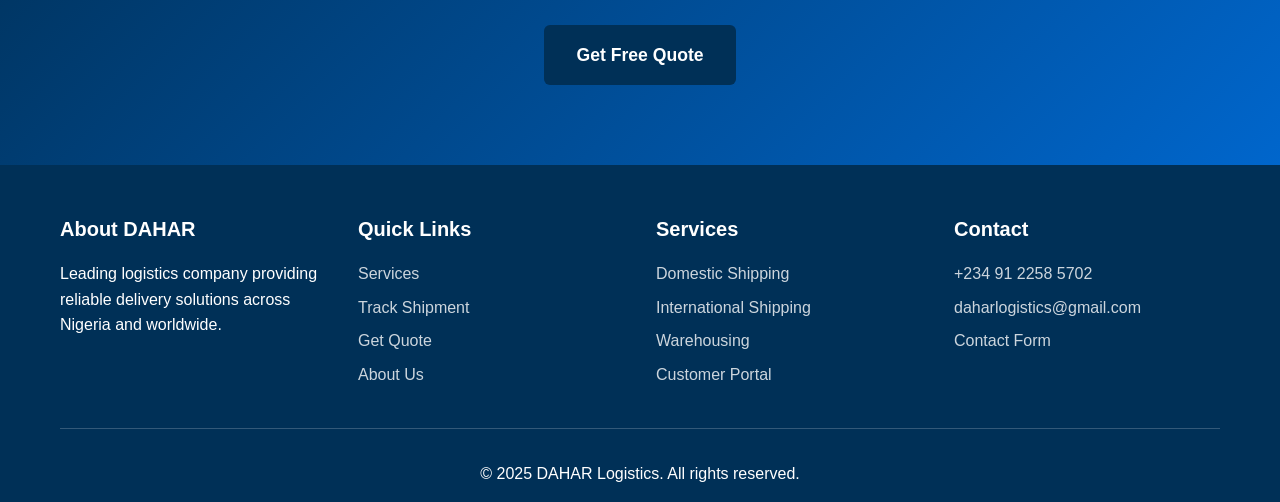
<file: services.html>
<!DOCTYPE html>
<html lang="en">

<head>
    <meta charset="UTF-8">
    <meta name="viewport" content="width=device-width, initial-scale=1.0">
    <title>Our Services - DAHAR Logistics</title>
    <link rel="stylesheet" href="styles.css">
</head>

<body>
    <header>
        <nav class="navbar">
            <div class="container">
                <div class="nav-wrapper">
                    <a href="index.html" class="logo">
                        <img src="logo1.jpg" alt="DAHAR Logo">
                        <span>DAHAR Logistics</span>
                    </a>
                    <button class="mobile-menu-toggle" id="mobileMenuToggle">
                        <span></span>
                        <span></span>
                        <span></span>
                    </button>
                    <ul class="nav-menu" id="navMenu">
                        <li><a href="index.html">Home</a></li>
                        <li><a href="services.html" class="active">Services</a></li>
                        <li><a href="tracking.html">Track Shipment</a></li>
                        <li><a href="about.html">About</a></li>
                        <li><a href="contact.html">Contact</a></li>
                        <li><a href="quote.html" class="btn-primary">Get Quote</a></li>
                        <li><a href="login.html" class="btn-secondary">Login</a></li>
                    </ul>
                </div>
            </div>
        </nav>
    </header>

    <main>
        <section class="page-header">
            <div class="container">
                <h1>Our Services</h1>
                <p>Comprehensive logistics solutions tailored to your needs</p>
            </div>
        </section>

        <section class="services-detail">
            <div class="container">
                <div class="service-detail-card">
                    <div class="service-detail-image">
                        <img src="logo1.jpg" alt="Domestic Shipping">
                    </div>
                    <div class="service-detail-content">
                        <h2>Domestic Shipping</h2>
                        <p>Fast and reliable delivery across Nigeria with guaranteed delivery times.</p>
                        <ul class="service-features">
                            <li>Same day delivery within Lagos</li>
                            <li>Next day delivery nationwide</li>
                            <li>Door-to-door service</li>
                            <li>Real-time tracking</li>
                            <li>Insurance coverage available</li>
                        </ul>
                        <div class="pricing-tiers">
                            <h3>Pricing Tiers</h3>
                            <div class="tier-grid">
                                <div class="tier-card">
                                    <h4>Standard</h4>
                                    <p class="tier-price">From ₦2,500</p>
                                    <p>2-3 business days</p>
                                </div>
                                <div class="tier-card featured">
                                    <h4>Express</h4>
                                    <p class="tier-price">From ₦5,000</p>
                                    <p>Next day delivery</p>
                                </div>
                                <div class="tier-card">
                                    <h4>Same Day</h4>
                                    <p class="tier-price">From ₦10,000</p>
                                    <p>Within Lagos only</p>
                                </div>
                            </div>
                        </div>
                        <a href="domestic.html" class="btn-primary">Learn More</a>
                    </div>
                </div>

                <div class="service-detail-card reverse">
                    <div class="service-detail-image">
                        <img src="logo1.jpg" alt="International Shipping">
                    </div>
                    <div class="service-detail-content">
                        <h2>International Shipping</h2>
                        <p>Global shipping solutions to over 200 countries worldwide.</p>
                        <ul class="service-features">
                            <li>Express delivery: 3-5 business days</li>
                            <li>Economy delivery: 5-7 business days</li>
                            <li>Customs clearance assistance</li>
                            <li>International tracking</li>
                            <li>Duty and tax calculation</li>
                        </ul>
                        <div class="pricing-tiers">
                            <h3>Pricing Tiers</h3>
                            <div class="tier-grid">
                                <div class="tier-card">
                                    <h4>Economy</h4>
                                    <p class="tier-price">From ₦15,000</p>
                                    <p>5-7 business days</p>
                                </div>
                                <div class="tier-card featured">
                                    <h4>Standard</h4>
                                    <p class="tier-price">From ₦25,000</p>
                                    <p>4-6 business days</p>
                                </div>
                                <div class="tier-card">
                                    <h4>Express</h4>
                                    <p class="tier-price">From ₦40,000</p>
                                    <p>3-5 business days</p>
                                </div>
                            </div>
                        </div>
                        <a href="international.html" class="btn-primary">Learn More</a>
                    </div>
                </div>

                <div class="service-detail-card">
                    <div class="service-detail-image">
                        <img src="logo1.jpg" alt="Warehousing">
                    </div>
                    <div class="service-detail-content">
                        <h2>Warehousing Solutions</h2>
                        <p>Secure storage facilities with modern inventory management systems.</p>
                        <ul class="service-features">
                            <li>Climate-controlled facilities</li>
                            <li>24/7 security monitoring</li>
                            <li>Inventory management system</li>
                            <li>Short and long-term storage</li>
                            <li>Pick and pack services</li>
                        </ul>
                        <div class="pricing-tiers">
                            <h3>Pricing Tiers</h3>
                            <div class="tier-grid">
                                <div class="tier-card">
                                    <h4>Basic</h4>
                                    <p class="tier-price">From ₦50,000/month</p>
                                    <p>Up to 10 pallets</p>
                                </div>
                                <div class="tier-card featured">
                                    <h4>Business</h4>
                                    <p class="tier-price">From ₦150,000/month</p>
                                    <p>Up to 50 pallets</p>
                                </div>
                                <div class="tier-card">
                                    <h4>Enterprise</h4>
                                    <p class="tier-price">Custom Quote</p>
                                    <p>Unlimited storage</p>
                                </div>
                            </div>
                        </div>
                        <a href="warehousing.html" class="btn-primary">Learn More</a>
                    </div>
                </div>
            </div>
        </section>

        <section class="cta-section">
            <div class="container">
                <div class="cta-content">
                    <h2>Need a Custom Solution?</h2>
                    <p>Contact us for tailored logistics services that fit your specific needs</p>
                    <a href="quote.html" class="btn-primary btn-large">Get Free Quote</a>
                </div>
            </div>
        </section>
    </main>

    <footer>
        <div class="container">
            <div class="footer-grid">
                <div class="footer-col">
                    <h4>About DAHAR</h4>
                    <p>Leading logistics company providing reliable delivery solutions across Nigeria and worldwide.</p>
                </div>
                <div class="footer-col">
                    <h4>Quick Links</h4>
                    <ul>
                        <li><a href="services.html">Services</a></li>
                        <li><a href="tracking.html">Track Shipment</a></li>
                        <li><a href="quote.html">Get Quote</a></li>
                        <li><a href="about.html">About Us</a></li>
                    </ul>
                </div>
                <div class="footer-col">
                    <h4>Services</h4>
                    <ul>
                        <li><a href="domestic.html">Domestic Shipping</a></li>
                        <li><a href="international.html">International Shipping</a></li>
                        <li><a href="warehousing.html">Warehousing</a></li>
                        <li><a href="login.html">Customer Portal</a></li>
                    </ul>
                </div>
                <div class="footer-col">
                    <h4>Contact</h4>
                    <ul>
                        <li><a href="tel:+2349122585702">+234 91 2258 5702</a></li>
                        <li><a href="mailto:daharlogistics@gmail.com">daharlogistics@gmail.com</a></li>
                        <li><a href="contact.html">Contact Form</a></li>
                    </ul>
                </div>
            </div>
            <div class="footer-bottom">
                <p>&copy; 2025 DAHAR Logistics. All rights reserved.</p>
            </div>
        </div>
    </footer>

    <script src="app.js"></script>
</body>

</html>
</file>
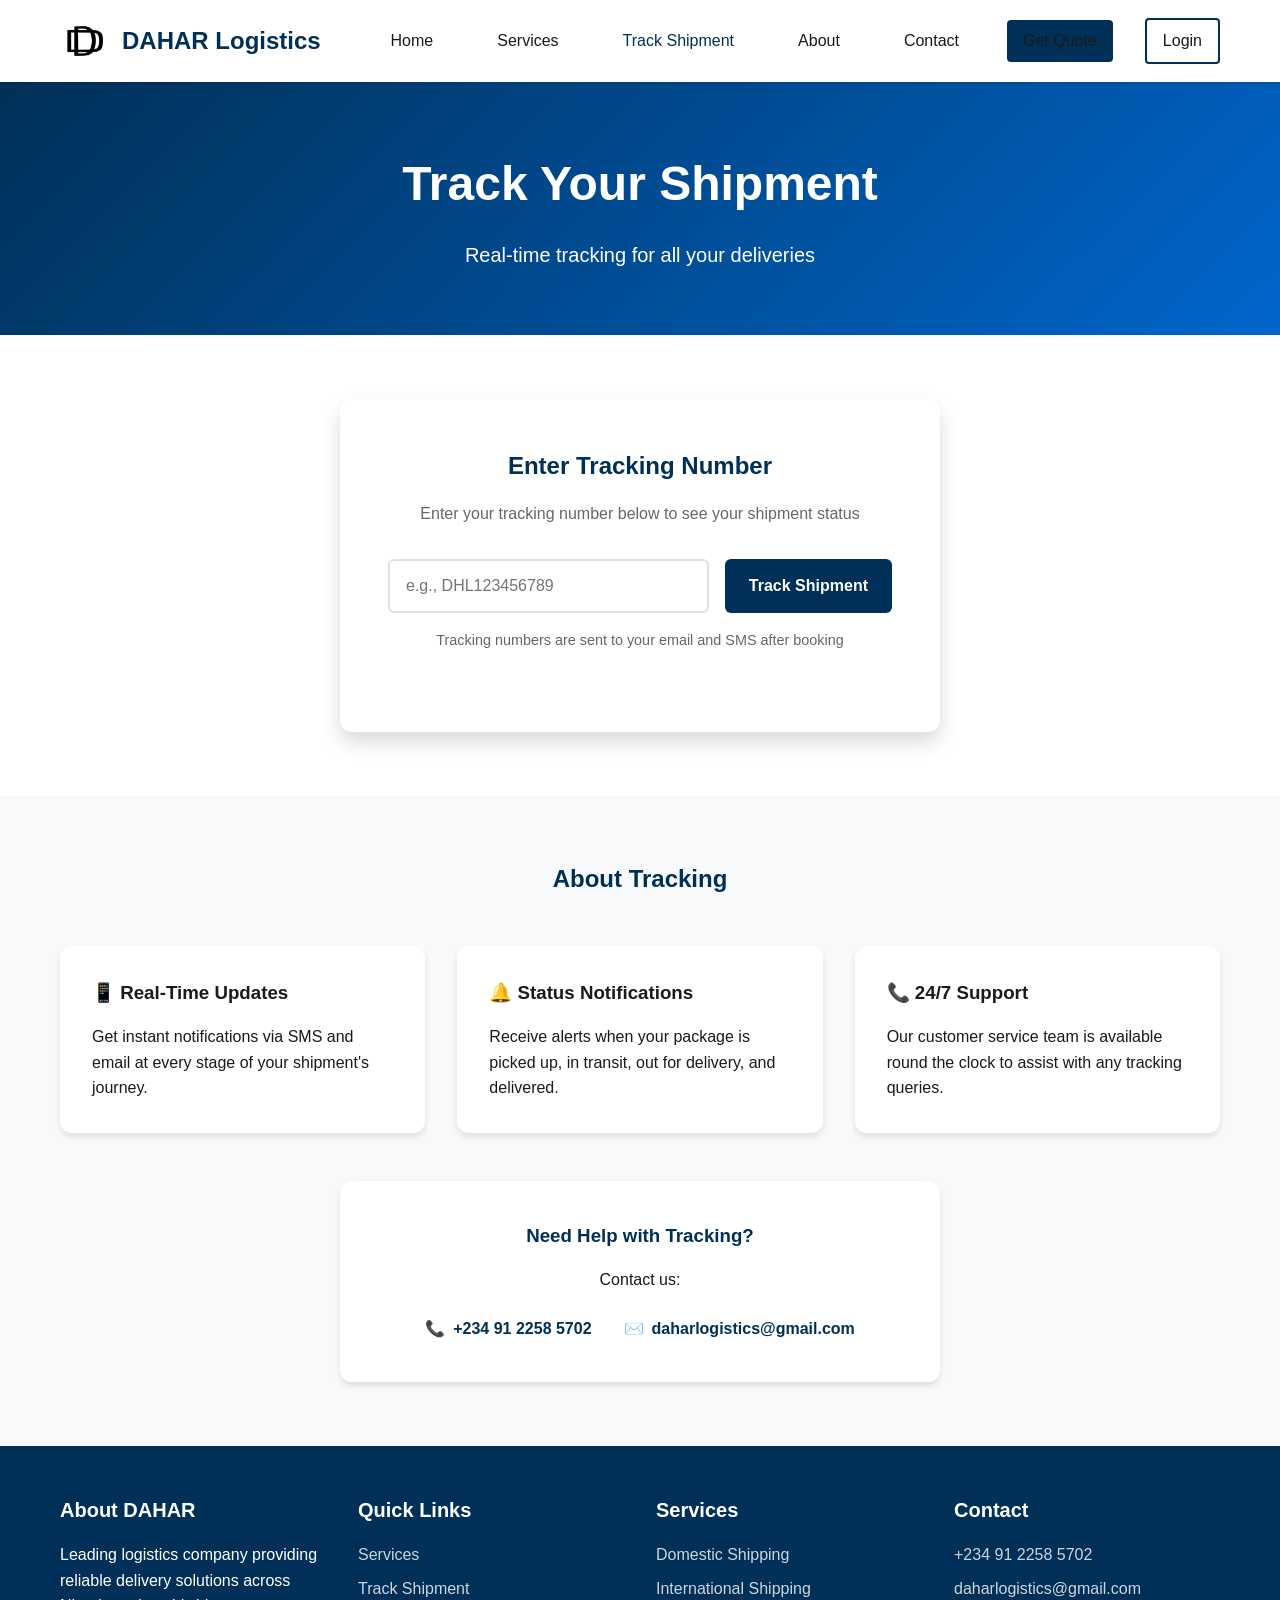
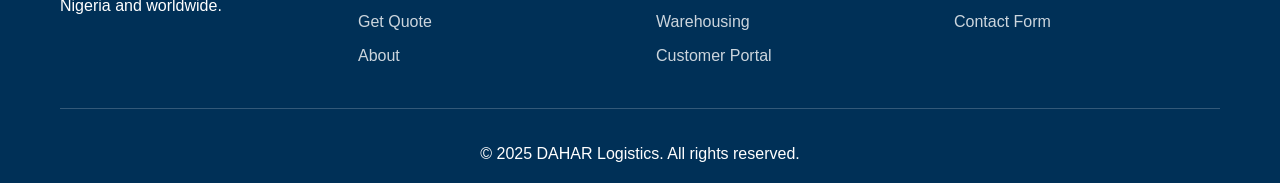
<file: tracking.html>
<!DOCTYPE html>
<html lang="en">

<head>
    <meta charset="UTF-8">
    <meta name="viewport" content="width=device-width, initial-scale=1.0">
    <title>Track Shipment - DAHAR Logistics</title>
    <link rel="stylesheet" href="styles.css">
</head>

<body>
    <header>
        <nav class="navbar">
            <div class="container">
                <div class="nav-wrapper">
                    <a href="index.html" class="logo">
                        <img src="logo1.jpg" alt="DAHAR Logo">
                        <span>DAHAR Logistics</span>
                    </a>
                    <button class="mobile-menu-toggle" id="mobileMenuToggle">
                        <span></span>
                        <span></span>
                        <span></span>
                    </button>
                    <ul class="nav-menu" id="navMenu">
                        <li><a href="index.html">Home</a></li>
                        <li><a href="services.html">Services</a></li>
                        <li><a href="tracking.html" class="active">Track Shipment</a></li>
                        <li><a href="about.html">About</a></li>
                        <li><a href="contact.html">Contact</a></li>
                        <li><a href="quote.html" class="btn-primary">Get Quote</a></li>
                        <li><a href="login.html" class="btn-secondary">Login</a></li>
                    </ul>
                </div>
            </div>
        </nav>
    </header>

    <main>
        <section class="page-header">
            <div class="container">
                <h1>Track Your Shipment</h1>
                <p>Real-time tracking for all your deliveries</p>
            </div>
        </section>

        <section class="tracking-section">
            <div class="container">
                <div class="tracking-form-container">
                    <div class="tracking-form-card">
                        <h2>Enter Tracking Number</h2>
                        <p>Enter your tracking number below to see your shipment status</p>
                        <form id="trackingForm" class="tracking-form-main">
                            <input type="text" id="trackingNumber" placeholder="e.g., DHL123456789" required
                                pattern="[A-Z]{2,4}[0-9]{9,12}">
                            <button type="submit" class="btn-primary">Track Shipment</button>
                        </form>
                        <p class="form-help">Tracking numbers are sent to your email and SMS after booking</p>
                    </div>
                </div>

                <div id="trackingResults" class="tracking-results hidden">
                    <div class="results-card">
                        <div class="results-header">
                            <h2>Shipment Details</h2>
                            <span id="trackingNumberDisplay" class="tracking-badge"></span>
                        </div>

                        <div class="shipment-info-grid">
                            <div class="info-item">
                                <span class="info-label">Status</span>
                                <span id="shipmentStatus" class="info-value status-badge"></span>
                            </div>
                            <div class="info-item">
                                <span class="info-label">Origin</span>
                                <span id="shipmentOrigin" class="info-value"></span>
                            </div>
                            <div class="info-item">
                                <span class="info-label">Destination</span>
                                <span id="shipmentDestination" class="info-value"></span>
                            </div>
                            <div class="info-item">
                                <span class="info-label">Estimated Delivery</span>
                                <span id="estimatedDelivery" class="info-value"></span>
                            </div>
                        </div>

                        <div class="tracking-timeline">
                            <h3>Tracking History</h3>
                            <div id="trackingTimeline" class="timeline">
                            </div>
                        </div>

                        <div class="tracking-actions">
                            <button onclick="window.print()" class="btn-secondary">Print Details</button>
                            <a href="contact.html" class="btn-secondary">Contact Support</a>
                        </div>
                    </div>
                </div>

                <div id="trackingError" class="tracking-error hidden">
                    <div class="error-card">
                        <div class="error-icon">⚠️</div>
                        <h3>Tracking Number Not Found</h3>
                        <p>We couldn't find any shipment with this tracking number. Please check and try again.</p>
                        <button onclick="resetTracking()" class="btn-primary">Try Again</button>
                    </div>
                </div>
            </div>
        </section>

        <section class="tracking-info">
            <div class="container">
                <h2>About Tracking</h2>
                <div class="info-grid">
                    <div class="info-card">
                        <h3>📱 Real-Time Updates</h3>
                        <p>Get instant notifications via SMS and email at every stage of your shipment's journey.</p>
                    </div>
                    <div class="info-card">
                        <h3>🔔 Status Notifications</h3>
                        <p>Receive alerts when your package is picked up, in transit, out for delivery, and delivered.
                        </p>
                    </div>
                    <div class="info-card">
                        <h3>📞 24/7 Support</h3>
                        <p>Our customer service team is available round the clock to assist with any tracking queries.
                        </p>
                    </div>
                </div>

                <div class="tracking-help">
                    <h3>Need Help with Tracking?</h3>
                    <p>Contact us:</p>
                    <div class="contact-options">
                        <a href="tel:+2349122585702" class="contact-option">
                            <span class="icon">📞</span>
                            <span>+234 91 2258 5702</span>
                        </a>
                        <a href="mailto:daharlogistics@gmail.com" class="contact-option">
                            <span class="icon">✉️</span>
                            <span>daharlogistics@gmail.com</span>
                        </a>
                    </div>
                </div>
            </div>
        </section>
    </main>

    <footer>
        <div class="container">
            <div class="footer-grid">
                <div class="footer-col">
                    <h4>About DAHAR</h4>
                    <p>Leading logistics company providing reliable delivery solutions across Nigeria and worldwide.</p>
                </div>
                <div class="footer-col">
                    <h4>Quick Links</h4>
                    <ul>
                        <li><a href="services.html">Services</a></li>
                        <li><a href="tracking.html">Track Shipment</a></li>
                        <li><a href="quote.html">Get Quote</a></li>
                        <li><a href="about.html">About</a></li>
                    </ul>
                </div>
                <div class="footer-col">
                    <h4>Services</h4>
                    <ul>
                        <li><a href="domestic.html">Domestic Shipping</a></li>
                        <li><a href="international.html">International Shipping</a></li>
                        <li><a href="warehousing.html">Warehousing</a></li>
                        <li><a href="login.html">Customer Portal</a></li>
                    </ul>
                </div>
                <div class="footer-col">
                    <h4>Contact</h4>
                    <ul>
                        <li><a href="tel:+2349122585702">+234 91 2258 5702</a></li>
                        <li><a href="daharlogistics@gmail.com">daharlogistics@gmail.com</a></li>
                        <li><a href="contact.html">Contact Form</a></li>
                    </ul>
                </div>
            </div>
            <div class="footer-bottom">
                <p>&copy; 2025 DAHAR Logistics. All rights reserved.</p>
            </div>
        </div>
    </footer>

    <script src="app.js"></script>
</body>

</html>
</file>
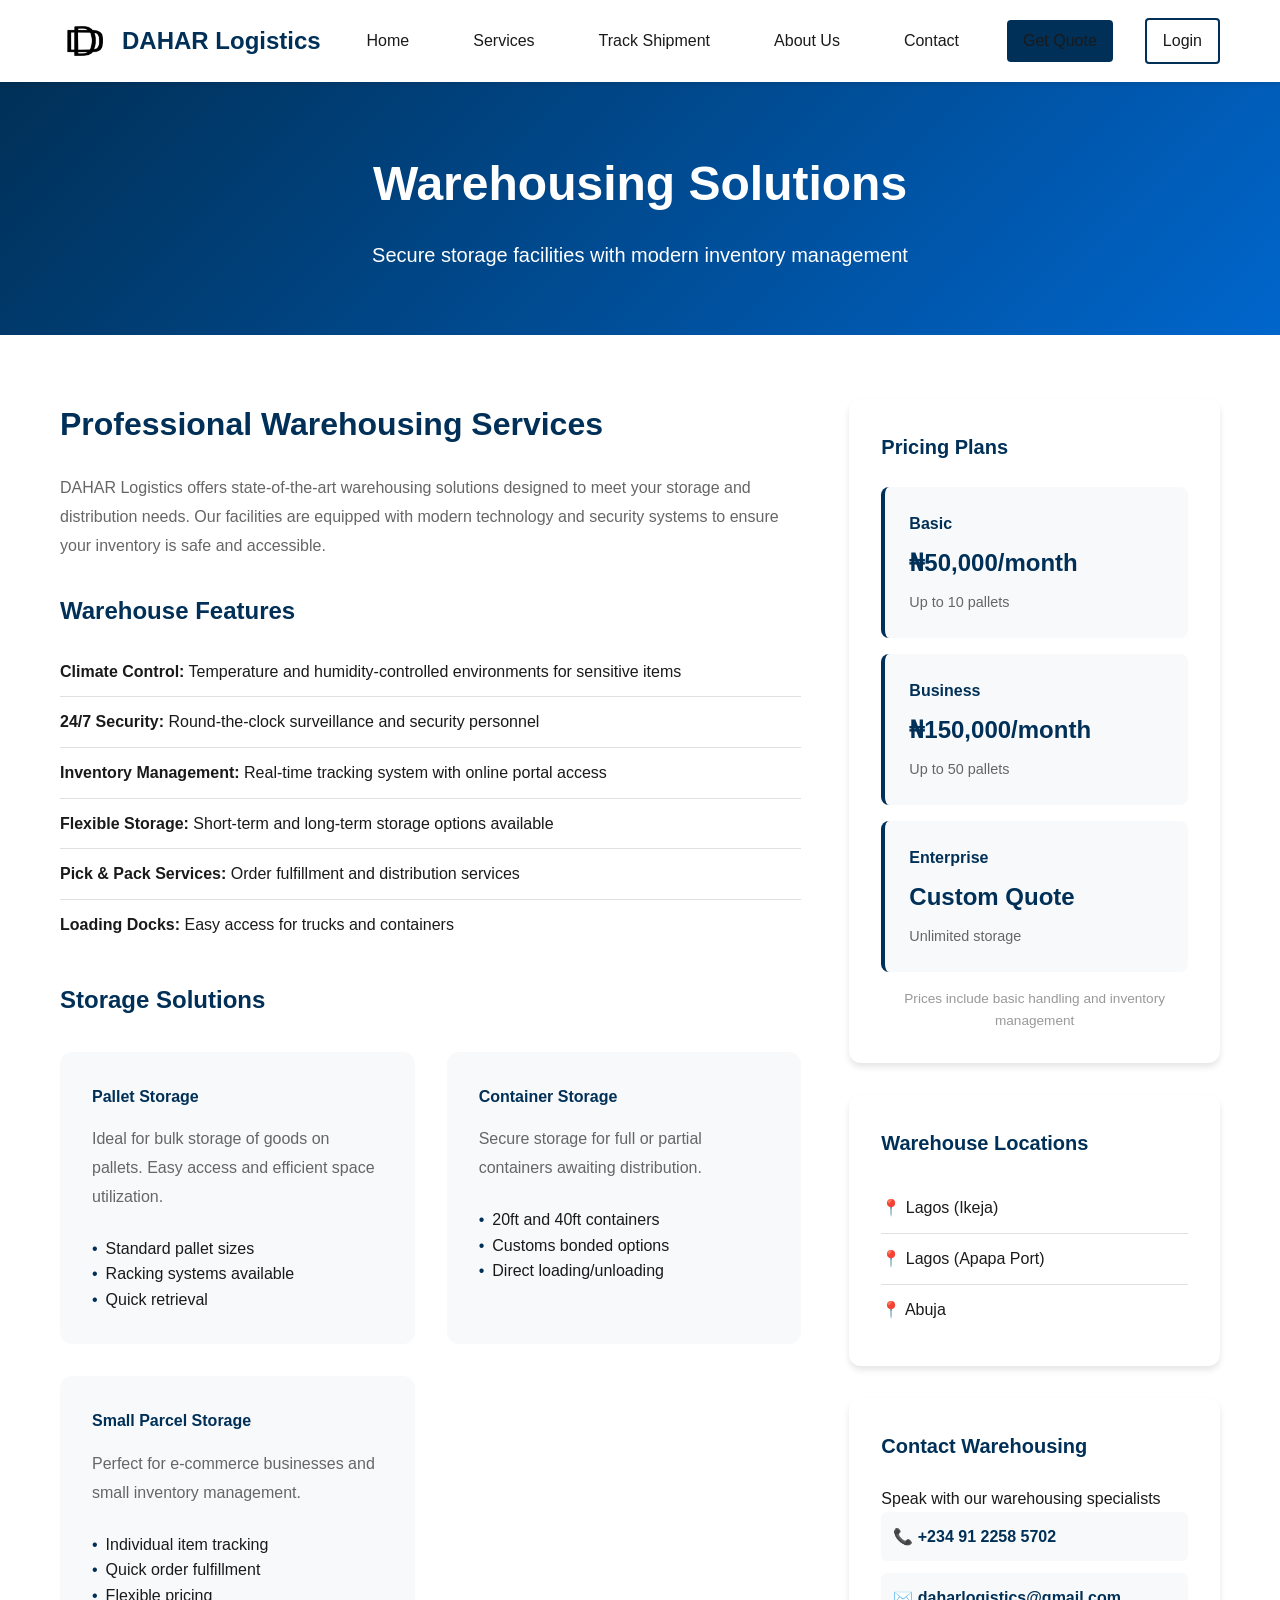
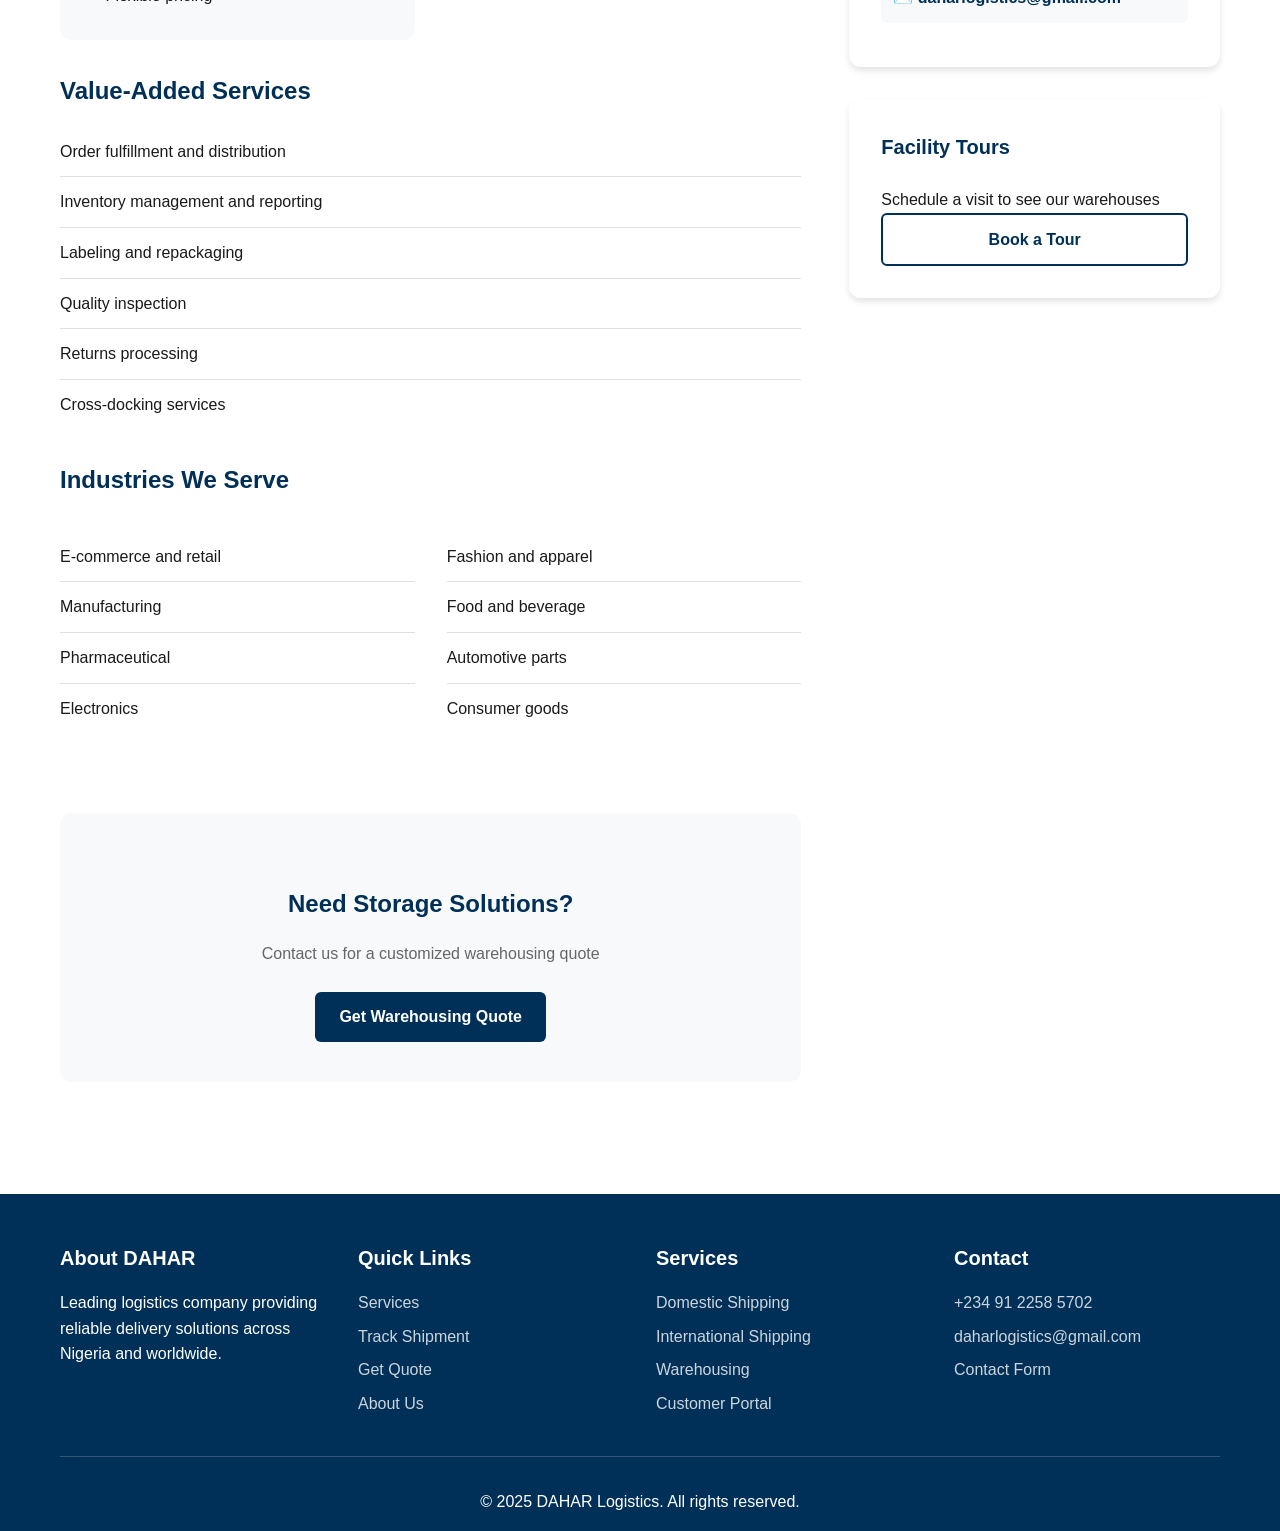
<file: warehousing.html>
<!DOCTYPE html>
<html lang="en">

<head>
    <meta charset="UTF-8">
    <meta name="viewport" content="width=device-width, initial-scale=1.0">
    <title>Warehousing Solutions - DAHAR Logistics</title>
    <link rel="stylesheet" href="styles.css">
</head>

<body>
    <header>
        <nav class="navbar">
            <div class="container">
                <div class="nav-wrapper">
                    <a href="index.html" class="logo">
                        <img src="logo1.jpg" alt="DAHAR Logo">
                        <span>DAHAR Logistics</span>
                    </a>
                    <button class="mobile-menu-toggle" id="mobileMenuToggle">
                        <span></span>
                        <span></span>
                        <span></span>
                    </button>
                    <ul class="nav-menu" id="navMenu">
                        <li><a href="index.html">Home</a></li>
                        <li><a href="services.html">Services</a></li>
                        <li><a href="tracking.html">Track Shipment</a></li>
                        <li><a href="about.html">About Us</a></li>
                        <li><a href="contact.html">Contact</a></li>
                        <li><a href="quote.html" class="btn-primary">Get Quote</a></li>
                        <li><a href="login.html" class="btn-secondary">Login</a></li>
                    </ul>
                </div>
            </div>
        </nav>
    </header>

    <main>
        <section class="page-header">
            <div class="container">
                <h1>Warehousing Solutions</h1>
                <p>Secure storage facilities with modern inventory management</p>
            </div>
        </section>

        <section class="content-section">
            <div class="container">
                <div class="content-grid">
                    <div class="content-main">
                        <h2>Professional Warehousing Services</h2>
                        <p>DAHAR Logistics offers state-of-the-art warehousing solutions designed to meet your storage
                            and distribution needs. Our facilities are equipped with modern technology and security
                            systems to ensure your inventory is safe and accessible.</p>

                        <h3>Warehouse Features</h3>
                        <ul class="feature-list">
                            <li><strong>Climate Control:</strong> Temperature and humidity-controlled environments for
                                sensitive items</li>
                            <li><strong>24/7 Security:</strong> Round-the-clock surveillance and security personnel</li>
                            <li><strong>Inventory Management:</strong> Real-time tracking system with online portal
                                access</li>
                            <li><strong>Flexible Storage:</strong> Short-term and long-term storage options available
                            </li>
                            <li><strong>Pick & Pack Services:</strong> Order fulfillment and distribution services</li>
                            <li><strong>Loading Docks:</strong> Easy access for trucks and containers</li>
                        </ul>

                        <h3>Storage Solutions</h3>
                        <div class="storage-types">
                            <div class="storage-type-card">
                                <h4>Pallet Storage</h4>
                                <p>Ideal for bulk storage of goods on pallets. Easy access and efficient space
                                    utilization.</p>
                                <ul>
                                    <li>Standard pallet sizes</li>
                                    <li>Racking systems available</li>
                                    <li>Quick retrieval</li>
                                </ul>
                            </div>
                            <div class="storage-type-card">
                                <h4>Container Storage</h4>
                                <p>Secure storage for full or partial containers awaiting distribution.</p>
                                <ul>
                                    <li>20ft and 40ft containers</li>
                                    <li>Customs bonded options</li>
                                    <li>Direct loading/unloading</li>
                                </ul>
                            </div>
                            <div class="storage-type-card">
                                <h4>Small Parcel Storage</h4>
                                <p>Perfect for e-commerce businesses and small inventory management.</p>
                                <ul>
                                    <li>Individual item tracking</li>
                                    <li>Quick order fulfillment</li>
                                    <li>Flexible pricing</li>
                                </ul>
                            </div>
                        </div>

                        <h3>Value-Added Services</h3>
                        <ul class="simple-list">
                            <li>Order fulfillment and distribution</li>
                            <li>Inventory management and reporting</li>
                            <li>Labeling and repackaging</li>
                            <li>Quality inspection</li>
                            <li>Returns processing</li>
                            <li>Cross-docking services</li>
                        </ul>

                        <h3>Industries We Serve</h3>
                        <div class="two-column-list">
                            <div>
                                <ul class="simple-list">
                                    <li>E-commerce and retail</li>
                                    <li>Manufacturing</li>
                                    <li>Pharmaceutical</li>
                                    <li>Electronics</li>
                                </ul>
                            </div>
                            <div>
                                <ul class="simple-list">
                                    <li>Fashion and apparel</li>
                                    <li>Food and beverage</li>
                                    <li>Automotive parts</li>
                                    <li>Consumer goods</li>
                                </ul>
                            </div>
                        </div>

                        <div class="cta-box">
                            <h3>Need Storage Solutions?</h3>
                            <p>Contact us for a customized warehousing quote</p>
                            <a href="quote.html" class="btn-primary">Get Warehousing Quote</a>
                        </div>
                    </div>

                    <aside class="content-sidebar">
                        <div class="sidebar-card">
                            <h3>Pricing Plans</h3>
                            <div class="pricing-list">
                                <div class="price-item">
                                    <h4>Basic</h4>
                                    <p class="price">₦50,000/month</p>
                                    <p class="desc">Up to 10 pallets</p>
                                </div>
                                <div class="price-item">
                                    <h4>Business</h4>
                                    <p class="price">₦150,000/month</p>
                                    <p class="desc">Up to 50 pallets</p>
                                </div>
                                <div class="price-item">
                                    <h4>Enterprise</h4>
                                    <p class="price">Custom Quote</p>
                                    <p class="desc">Unlimited storage</p>
                                </div>
                            </div>
                            <p class="pricing-note">Prices include basic handling and inventory management</p>
                        </div>

                        <div class="sidebar-card">
                            <h3>Warehouse Locations</h3>
                            <ul class="location-list">
                                <li>📍 Lagos (Ikeja)</li>
                                <li>📍 Lagos (Apapa Port)</li>
                                <li>📍 Abuja</li>
                            </ul>
                        </div>

                        <div class="sidebar-card">
                            <h3>Contact Warehousing</h3>
                            <p>Speak with our warehousing specialists</p>
                            <a href="tel:+2347048092288" class="contact-link">📞 +234 91 2258 5702</a>
                            <a href="mailto:daharlogistics@gmail.com" class="contact-link">✉️
                                daharlogistics@gmail.com</a>
                        </div>

                        <div class="sidebar-card">
                            <h3>Facility Tours</h3>
                            <p>Schedule a visit to see our warehouses</p>
                            <a href="contact.html" class="btn-secondary btn-block">Book a Tour</a>
                        </div>
                    </aside>
                </div>
            </div>
        </section>
    </main>

    <footer>
        <div class="container">
            <div class="footer-grid">
                <div class="footer-col">
                    <h4>About DAHAR</h4>
                    <p>Leading logistics company providing reliable delivery solutions across Nigeria and worldwide.</p>
                </div>
                <div class="footer-col">
                    <h4>Quick Links</h4>
                    <ul>
                        <li><a href="services.html">Services</a></li>
                        <li><a href="tracking.html">Track Shipment</a></li>
                        <li><a href="quote.html">Get Quote</a></li>
                        <li><a href="about.html">About Us</a></li>
                    </ul>
                </div>
                <div class="footer-col">
                    <h4>Services</h4>
                    <ul>
                        <li><a href="domestic.html">Domestic Shipping</a></li>
                        <li><a href="international.html">International Shipping</a></li>
                        <li><a href="warehousing.html">Warehousing</a></li>
                        <li><a href="login.html">Customer Portal</a></li>
                    </ul>
                </div>
                <div class="footer-col">
                    <h4>Contact</h4>
                    <ul>
                        <li><a href="tel:+2349122585702">+234 91 2258 5702</a></li>
                        <li><a href="mailto:daharlogistics@gmail.com">daharlogistics@gmail.com</a></li>
                        <li><a href="contact.html">Contact Form</a></li>
                    </ul>
                </div>
            </div>
            <div class="footer-bottom">
                <p>&copy; 2025 DAHAR Logistics. All rights reserved.</p>
            </div>
        </div>
    </footer>

    <script src="app.js"></script>
</body>

</html>
</file>
<file: styles.css>
* {
    margin: 0;
    padding: 0;
    box-sizing: border-box;
}

:root {
    --primary-color: #003057;
    --primary-dark: #001f3f;
    --primary-light: #004d8c;
    --secondary-color: #0066cc;
    --accent-color: #00a8e8;
    --text-dark: #1a1a1a;
    --text-light: #666666;
    --text-lighter: #999999;
    --border-color: #e0e0e0;
    --bg-light: #f8f9fa;
    --bg-white: #ffffff;
    --success-color: #28a745;
    --warning-color: #ffc107;
    --error-color: #dc3545;
    --shadow-sm: 0 2px 4px rgba(0, 0, 0, 0.1);
    --shadow-md: 0 4px 6px rgba(0, 0, 0, 0.1);
    --shadow-lg: 0 10px 20px rgba(0, 0, 0, 0.15);
    --transition: all 0.3s ease;
}

body {
    font-family: -apple-system, BlinkMacSystemFont, 'Segoe UI', Roboto, Oxygen, Ubuntu, Cantarell, sans-serif;
    line-height: 1.6;
    color: var(--text-dark);
    background-color: var(--bg-white);
}

html {
    scroll-behavior: smooth;
}

.container {
    max-width: 1200px;
    margin: 0 auto;
    padding: 0 20px;
}

header {
    background-color: var(--bg-white);
    box-shadow: var(--shadow-sm);
    position: sticky;
    top: 0;
    z-index: 1000;
}

.navbar {
    padding: 1rem 0;
}

.nav-wrapper {
    display: flex;
    justify-content: space-between;
    align-items: center;
}

.logo {
    display: flex;
    align-items: center;
    gap: 0.75rem;
    text-decoration: none;
    color: var(--primary-color);
    font-size: 1.5rem;
    font-weight: 700;
}

.logo img {
    height: 50px;
    width: auto;
}

.nav-menu {
    display: flex;
    list-style: none;
    gap: 2rem;
    align-items: center;
}

.nav-menu a {
    text-decoration: none;
    color: var(--text-dark);
    font-weight: 500;
    transition: var(--transition);
    padding: 0.5rem 1rem;
    border-radius: 4px;
}

.nav-menu a:hover,
.nav-menu a.active {
    color: var(--primary-color);
}

.mobile-menu-toggle {
    display: none;
    flex-direction: column;
    gap: 4px;
    background: none;
    border: none;
    cursor: pointer;
    padding: 8px;
}

.mobile-menu-toggle span {
    width: 25px;
    height: 3px;
    background-color: var(--primary-color);
    transition: var(--transition);
}

.btn-primary {
    background-color: var(--primary-color);
    color: white;
    padding: 0.75rem 1.5rem;
    border: none;
    border-radius: 6px;
    font-size: 1rem;
    font-weight: 600;
    cursor: pointer;
    transition: var(--transition);
    text-decoration: none;
    display: inline-block;
    text-align: center;
}

.btn-primary:hover {
    background-color: var(--primary-dark);
    transform: translateY(-2px);
    box-shadow: var(--shadow-md);
}

.btn-secondary {
    background-color: transparent;
    color: var(--primary-color);
    padding: 0.75rem 1.5rem;
    border: 2px solid var(--primary-color);
    border-radius: 6px;
    font-size: 1rem;
    font-weight: 600;
    cursor: pointer;
    transition: var(--transition);
    text-decoration: none;
    display: inline-block;
    text-align: center;
}

.btn-secondary:hover {
    background-color: var(--primary-color);
    color: white;
    transform: translateY(-2px);
}

.btn-large {
    padding: 1rem 2rem;
    font-size: 1.1rem;
}

.btn-block {
    display: block;
    width: 100%;
}

.btn-link {
    color: var(--primary-color);
    text-decoration: none;
    font-weight: 600;
    transition: var(--transition);
}

.btn-link:hover {
    color: var(--primary-dark);
}

.hero {
    background-size: cover;
    background-position: center;
    background-repeat: no-repeat;
    padding: 8rem 0;
    color: white;
    text-align: center;
}

.hero-content {
    max-width: 800px;
    margin: 0 auto;
}

.hero h1 {
    font-size: 3.5rem;
    margin-bottom: 1rem;
    font-weight: 700;
    line-height: 1.2;
}

.hero-subtitle {
    font-size: 2rem;
    margin-bottom: 1.5rem;
    font-weight: 600;
}

.hero-description {
    font-size: 1.25rem;
    margin-bottom: 2.5rem;
    line-height: 1.8;
}

.hero-buttons {
    display: flex;
    gap: 1.5rem;
    justify-content: center;
    flex-wrap: wrap;
}

.quick-track {
    background-color: var(--bg-light);
    padding: 3rem 0;
}

.track-box {
    background-color: white;
    padding: 3rem;
    border-radius: 12px;
    box-shadow: var(--shadow-lg);
    text-align: center;
    max-width: 600px;
    margin: 0 auto;
}

.track-box h2 {
    margin-bottom: 1.5rem;
    color: var(--primary-color);
}

.track-form {
    display: flex;
    gap: 1rem;
}

.track-form input {
    flex: 1;
    padding: 1rem;
    border: 2px solid var(--border-color);
    border-radius: 6px;
    font-size: 1rem;
}

.track-form input:focus {
    outline: none;
    border-color: var(--primary-color);
}

.features {
    padding: 5rem 0;
}

.section-header {
    text-align: center;
    margin-bottom: 3rem;
}

.section-header h2 {
    font-size: 2.5rem;
    margin-bottom: 1rem;
    color: var(--primary-color);
}

.section-header p {
    font-size: 1.25rem;
    color: var(--text-light);
}

.features-grid {
    display: grid;
    grid-template-columns: repeat(auto-fit, minmax(300px, 1fr));
    gap: 2rem;
}

.feature-card {
    background-color: white;
    padding: 2rem;
    border-radius: 12px;
    box-shadow: var(--shadow-md);
    transition: var(--transition);
    text-align: center;
}

.feature-card:hover {
    transform: translateY(-5px);
    box-shadow: var(--shadow-lg);
}

.feature-icon {
    font-size: 3rem;
    margin-bottom: 1rem;
}

.feature-card h3 {
    font-size: 1.5rem;
    margin-bottom: 1rem;
    color: var(--primary-color);
}

.feature-card p {
    color: var(--text-light);
    line-height: 1.8;
}

.services-preview {
    background-color: var(--bg-light);
    padding: 5rem 0;
}

.services-grid {
    display: grid;
    grid-template-columns: repeat(auto-fit, minmax(350px, 1fr));
    gap: 2rem;
}

.service-card {
    background-color: white;
    border-radius: 12px;
    overflow: hidden;
    box-shadow: var(--shadow-md);
    transition: var(--transition);
}

.service-card:hover {
    transform: translateY(-5px);
    box-shadow: var(--shadow-lg);
}

.service-card img {
    width: 100%;
    height: 250px;
    object-fit: cover;
}

.service-content {
    padding: 2rem;
}

.service-content h3 {
    font-size: 1.75rem;
    margin-bottom: 1rem;
    color: var(--primary-color);
}

.service-content p {
    color: var(--text-light);
    margin-bottom: 1.5rem;
    line-height: 1.8;
}

.cta-section {
    background: linear-gradient(135deg, var(--primary-color), var(--secondary-color));
    color: white;
    padding: 5rem 0;
    text-align: center;
}

.cta-content h2 {
    font-size: 2.5rem;
    margin-bottom: 1rem;
}

.cta-content p {
    font-size: 1.25rem;
    margin-bottom: 2rem;
}

.contact-info {
    padding: 4rem 0;
}

.contact-grid {
    display: grid;
    grid-template-columns: repeat(auto-fit, minmax(300px, 1fr));
    gap: 2rem;
}

.contact-item {
    text-align: center;
    padding: 2rem;
    border-radius: 12px;
    background-color: var(--bg-light);
}

.contact-icon {
    font-size: 3rem;
    margin-bottom: 1rem;
}

.contact-item h3 {
    color: var(--primary-color);
    margin-bottom: 0.5rem;
}

.contact-item a {
    color: var(--primary-color);
    text-decoration: none;
    font-weight: 600;
}

footer {
    background-color: var(--primary-color);
    color: white;
    padding: 3rem 0 1rem;
}

.footer-grid {
    display: grid;
    grid-template-columns: repeat(auto-fit, minmax(250px, 1fr));
    gap: 2rem;
    margin-bottom: 2rem;
}

.footer-col h4 {
    margin-bottom: 1rem;
    font-size: 1.25rem;
}

.footer-col ul {
    list-style: none;
}

.footer-col ul li {
    margin-bottom: 0.5rem;
}

.footer-col a {
    color: rgba(255, 255, 255, 0.8);
    text-decoration: none;
    transition: var(--transition);
}

.footer-col a:hover {
    color: white;
}

.footer-bottom {
    border-top: 1px solid rgba(255, 255, 255, 0.2);
    padding-top: 2rem;
    text-align: center;
}

.page-header {
    background: linear-gradient(135deg, var(--primary-color), var(--secondary-color));
    color: white;
    padding: 4rem 0;
    text-align: center;
}

.page-header h1 {
    font-size: 3rem;
    margin-bottom: 1rem;
}

.page-header p {
    font-size: 1.25rem;
}

.content-section {
    padding: 4rem 0;
}

.content-grid {
    display: grid;
    grid-template-columns: 2fr 1fr;
    gap: 3rem;
}

.content-main h2 {
    color: var(--primary-color);
    margin-bottom: 1.5rem;
    font-size: 2rem;
}

.content-main h3 {
    color: var(--primary-color);
    margin: 2rem 0 1rem;
    font-size: 1.5rem;
}

.content-main p {
    color: var(--text-light);
    margin-bottom: 1.5rem;
    line-height: 1.8;
}

.feature-list, .simple-list {
    list-style: none;
    margin-bottom: 2rem;
}

.feature-list li, .simple-list li {
    padding: 0.75rem 0;
    border-bottom: 1px solid var(--border-color);
}

.feature-list li:last-child, .simple-list li:last-child {
    border-bottom: none;
}

.info-table {
    margin: 2rem 0;
    overflow-x: auto;
}

.info-table table {
    width: 100%;
    border-collapse: collapse;
    background-color: white;
}

.info-table th,
.info-table td {
    padding: 1rem;
    text-align: left;
    border: 1px solid var(--border-color);
}

.info-table th {
    background-color: var(--primary-color);
    color: white;
    font-weight: 600;
}

.info-table tr:hover {
    background-color: var(--bg-light);
}

.two-column-list {
    display: grid;
    grid-template-columns: 1fr 1fr;
    gap: 2rem;
    margin: 2rem 0;
}

.cta-box {
    background-color: var(--bg-light);
    padding: 2.5rem;
    border-radius: 12px;
    text-align: center;
    margin: 3rem 0;
}

.cta-box h3 {
    color: var(--primary-color);
    margin-bottom: 1rem;
}

.content-sidebar {
    display: flex;
    flex-direction: column;
    gap: 2rem;
}

.sidebar-card {
    background-color: white;
    padding: 2rem;
    border-radius: 12px;
    box-shadow: var(--shadow-md);
}

.sidebar-card h3 {
    color: var(--primary-color);
    margin-bottom: 1.5rem;
    font-size: 1.25rem;
}

.pricing-list {
    display: flex;
    flex-direction: column;
    gap: 1rem;
}

.price-item {
    padding: 1.5rem;
    background-color: var(--bg-light);
    border-radius: 8px;
    border-left: 4px solid var(--primary-color);
}

.price-item h4 {
    color: var(--primary-color);
    margin-bottom: 0.5rem;
}

.price-item .price {
    font-size: 1.5rem;
    font-weight: 700;
    color: var(--primary-color);
    margin: 0.5rem 0;
}

.price-item .desc {
    color: var(--text-light);
    font-size: 0.9rem;
}

.contact-link {
    display: block;
    padding: 0.75rem;
    margin-bottom: 0.75rem;
    background-color: var(--bg-light);
    border-radius: 6px;
    text-decoration: none;
    color: var(--primary-color);
    font-weight: 600;
    transition: var(--transition);
}

.contact-link:hover {
    background-color: var(--primary-color);
    color: white;
}

.services-detail {
    padding: 4rem 0;
}

.service-detail-card {
    display: grid;
    grid-template-columns: 1fr 1fr;
    gap: 3rem;
    margin-bottom: 5rem;
    align-items: center;
}

.service-detail-card.reverse {
    direction: rtl;
}

.service-detail-card.reverse > * {
    direction: ltr;
}

.service-detail-image img {
    width: 100%;
    height: 400px;
    object-fit: cover;
    border-radius: 12px;
}

.service-detail-content h2 {
    color: var(--primary-color);
    margin-bottom: 1rem;
    font-size: 2rem;
}

.service-features {
    list-style: none;
    margin: 1.5rem 0;
}

.service-features li {
    padding: 0.75rem 0;
    padding-left: 1.5rem;
    position: relative;
}

.service-features li::before {
    content: "✓";
    position: absolute;
    left: 0;
    color: var(--success-color);
    font-weight: bold;
}

.pricing-tiers {
    margin: 2rem 0;
    word-wrap: break-word;
}

.pricing-tiers h3 {
    color: var(--primary-color);
    margin-bottom: 1.5rem;
}

.tier-grid {
    display: grid;
    grid-template-columns: repeat(auto-fit, minmax(150px, 1fr));
    gap: 1rem;
}

.tier-card {
    background-color: var(--bg-light);
    padding: 1.5rem;
    border-radius: 8px;
    text-align: center;
    border: 2px solid transparent;
    transition: var(--transition);
}

.tier-card:hover,
.tier-card.featured {
    border-color: var(--primary-color);
    background-color: white;
    box-shadow: var(--shadow-md);
}

.tier-card h4 {
    color: var(--primary-color);
    margin-bottom: 0.75rem;
}

.tier-price {
    font-size: 1.5rem;
    font-weight: 700;
    color: var(--primary-color);
    margin: 0.75rem 0;
}

.storage-types {
    display: grid;
    grid-template-columns: repeat(auto-fit, minmax(280px, 1fr));
    gap: 2rem;
    margin: 2rem 0;
}

.storage-type-card {
    background-color: var(--bg-light);
    padding: 2rem;
    border-radius: 12px;
}

.storage-type-card h4 {
    color: var(--primary-color);
    margin-bottom: 1rem;
}

.storage-type-card ul {
    list-style: none;
    margin-top: 1rem;
}

.storage-type-card ul li::before {
    content: "•";
    color: var(--primary-color);
    margin-right: 0.5rem;
}

.tracking-section {
    padding: 4rem 0;
}

.tracking-form-container {
    max-width: 600px;
    margin: 0 auto;
}

.tracking-form-card {
    background-color: white;
    padding: 3rem;
    border-radius: 12px;
    box-shadow: var(--shadow-lg);
}

.tracking-form-card h2 {
    color: var(--primary-color);
    margin-bottom: 1rem;
    text-align: center;
}

.tracking-form-card > p {
    text-align: center;
    color: var(--text-light);
    margin-bottom: 2rem;
}

.tracking-form-main {
    display: flex;
    gap: 1rem;
    margin-bottom: 1rem;
}

.tracking-form-main input {
    flex: 1;
    padding: 1rem;
    border: 2px solid var(--border-color);
    border-radius: 6px;
    font-size: 1rem;
}

.form-help {
    text-align: center;
    color: var(--text-lighter);
    font-size: 0.9rem;
}

.tracking-results,
.tracking-error {
    max-width: 800px;
    margin: 3rem auto;
}

.results-card,
.error-card {
    background-color: white;
    padding: 3rem;
    border-radius: 12px;
    box-shadow: var(--shadow-lg);
}

.results-header {
    display: flex;
    justify-content: space-between;
    align-items: center;
    margin-bottom: 2rem;
    padding-bottom: 1rem;
    border-bottom: 2px solid var(--border-color);
}

.tracking-badge {
    background-color: var(--primary-color);
    color: white;
    padding: 0.5rem 1rem;
    border-radius: 20px;
    font-weight: 600;
}

.shipment-info-grid {
    display: grid;
    grid-template-columns: repeat(auto-fit, minmax(200px, 1fr));
    gap: 1.5rem;
    margin-bottom: 3rem;
}

.info-item {
    display: flex;
    flex-direction: column;
    gap: 0.5rem;
}

.info-label {
    color: var(--text-lighter);
    font-size: 0.9rem;
}

.info-value {
    color: var(--text-dark);
    font-weight: 600;
    font-size: 1.1rem;
}

.status-badge {
    display: inline-block;
    padding: 0.5rem 1rem;
    border-radius: 20px;
    font-size: 0.9rem;
    font-weight: 600;
}

.status-badge.in-transit {
    background-color: #fff3cd;
    color: #856404;
}

.status-badge.delivered {
    background-color: #d4edda;
    color: #155724;
}

.status-badge.pending {
    background-color: #d1ecf1;
    color: #0c5460;
}

.tracking-timeline {
    margin: 2rem 0;
}

.tracking-timeline h3 {
    color: var(--primary-color);
    margin-bottom: 1.5rem;
}

.timeline {
    position: relative;
    padding-left: 2rem;
}

.timeline-item {
    position: relative;
    padding-bottom: 2rem;
}

.timeline-item::before {
    content: "";
    position: absolute;
    left: -2rem;
    top: 0;
    width: 12px;
    height: 12px;
    border-radius: 50%;
    background-color: var(--primary-color);
}

.timeline-item::after {
    content: "";
    position: absolute;
    left: -1.7rem;
    top: 12px;
    width: 2px;
    height: calc(100% - 12px);
    background-color: var(--border-color);
}

.timeline-item:last-child::after {
    display: none;
}

.timeline-date {
    color: var(--text-lighter);
    font-size: 0.9rem;
    margin-bottom: 0.25rem;
}

.timeline-status {
    font-weight: 600;
    color: var(--primary-color);
    margin-bottom: 0.25rem;
}

.timeline-location {
    color: var(--text-light);
    font-size: 0.95rem;
}

.tracking-actions {
    display: flex;
    gap: 1rem;
    justify-content: center;
    margin-top: 2rem;
}

.error-card {
    text-align: center;
}

.error-icon {
    font-size: 4rem;
    margin-bottom: 1rem;
}

.error-card h3 {
    color: var(--error-color);
    margin-bottom: 1rem;
}

.tracking-info {
    background-color: var(--bg-light);
    padding: 4rem 0;
}

.tracking-info h2 {
    text-align: center;
    color: var(--primary-color);
    margin-bottom: 3rem;
}

.info-grid {
    display: grid;
    grid-template-columns: repeat(auto-fit, minmax(300px, 1fr));
    gap: 2rem;
    margin-bottom: 3rem;
}

.info-card {
    background-color: white;
    padding: 2rem;
    border-radius: 12px;
    box-shadow: var(--shadow-md);
}

.info-card h3 {
    margin-bottom: 1rem;
}

.tracking-help {
    background-color: white;
    padding: 2.5rem;
    border-radius: 12px;
    box-shadow: var(--shadow-md);
    text-align: center;
    max-width: 600px;
    margin: 0 auto;
}

.tracking-help h3 {
    color: var(--primary-color);
    margin-bottom: 1rem;
}

.contact-options {
    display: flex;
    gap: 2rem;
    justify-content: center;
    margin-top: 1.5rem;
}

.contact-option {
    display: flex;
    align-items: center;
    gap: 0.5rem;
    text-decoration: none;
    color: var(--primary-color);
    font-weight: 600;
}

.hidden {
    display: none !important;
}

.about-intro {
    padding: 4rem 0;
}

.about-content-grid {
    display: grid;
    grid-template-columns: 1fr 1fr;
    gap: 3rem;
    align-items: center;
}

.about-text h2 {
    color: var(--primary-color);
    margin-bottom: 1.5rem;
    font-size: 2rem;
}

.about-text p {
    color: var(--text-light);
    line-height: 1.8;
    margin-bottom: 1.5rem;
}

.about-image img {
    width: 100%;
    height: 400px;
    object-fit: cover;
    border-radius: 12px;
}

.mission-vision {
    background-color: var(--bg-light);
    padding: 4rem 0;
}

.mv-grid {
    display: grid;
    grid-template-columns: 1fr 1fr;
    gap: 3rem;
}

.mv-card {
    background-color: white;
    padding: 3rem;
    border-radius: 12px;
    box-shadow: var(--shadow-md);
    text-align: center;
}

.mv-icon {
    font-size: 4rem;
    margin-bottom: 1.5rem;
}

.mv-card h3 {
    color: var(--primary-color);
    margin-bottom: 1.5rem;
    font-size: 1.75rem;
}

.mv-card p {
    color: var(--text-light);
    line-height: 1.8;
}

.values {
    padding: 4rem 0;
}

.values h2 {
    text-align: center;
    color: var(--primary-color);
    margin-bottom: 3rem;
    font-size: 2.5rem;
}

.values-grid {
    display: grid;
    grid-template-columns: repeat(auto-fit, minmax(300px, 1fr));
    gap: 2rem;
}

.value-card {
    background-color: var(--bg-light);
    padding: 2.5rem;
    border-radius: 12px;
    text-align: center;
    transition: var(--transition);
}

.value-card:hover {
    background-color: white;
    box-shadow: var(--shadow-md);
}

.value-card h3 {
    color: var(--primary-color);
    margin-bottom: 1rem;
}

.value-card p {
    color: var(--text-light);
}

.stats {
    background: linear-gradient(135deg, var(--primary-color), var(--secondary-color));
    color: white;
    padding: 4rem 0;
}

.stats-grid {
    display: grid;
    grid-template-columns: repeat(auto-fit, minmax(200px, 1fr));
    gap: 3rem;
}

.stat-item {
    text-align: center;
}

.stat-number {
    font-size: 3rem;
    font-weight: 700;
    margin-bottom: 0.5rem;
}

.stat-label {
    font-size: 1.1rem;
    opacity: 0.9;
}

.certifications {
    background-color: var(--bg-light);
    padding: 4rem 0;
}

.certifications h2 {
    text-align: center;
    color: var(--primary-color);
    margin-bottom: 1rem;
    font-size: 2.5rem;
}

.section-subtitle {
    text-align: center;
    color: var(--text-light);
    margin-bottom: 3rem;
    font-size: 1.1rem;
}

.cert-grid {
    display: grid;
    grid-template-columns: repeat(auto-fit, minmax(250px, 1fr));
    gap: 2rem;
}

.cert-item {
    background-color: white;
    padding: 2.5rem;
    border-radius: 12px;
    box-shadow: var(--shadow-md);
    text-align: center;
}

.cert-item h3 {
    color: var(--primary-color);
    margin-bottom: 1rem;
}

.contact-section {
    padding: 4rem 0;
}

.contact-content-grid {
    display: grid;
    grid-template-columns: 1.5fr 1fr;
    gap: 3rem;
}

.contact-form-container h2 {
    color: var(--primary-color);
    margin-bottom: 2rem;
}

.contact-form {
    display: flex;
    flex-direction: column;
    gap: 1.5rem;
}

.form-row {
    display: grid;
    grid-template-columns: 1fr 1fr;
    gap: 1.5rem;
}

.form-group {
    display: flex;
    flex-direction: column;
    gap: 0.5rem;
}

.form-group label {
    font-weight: 600;
    color: var(--text-dark);
}

.form-group input,
.form-group select,
.form-group textarea {
    padding: 0.75rem;
    border: 2px solid var(--border-color);
    border-radius: 6px;
    font-size: 1rem;
    font-family: inherit;
    transition: var(--transition);
}

.form-group input:focus,
.form-group select:focus,
.form-group textarea:focus {
    outline: none;
    border-color: var(--primary-color);
}

.form-success {
    background-color: #d4edda;
    color: #155724;
    padding: 2rem;
    border-radius: 8px;
    text-align: center;
}

.success-icon {
    width: 60px;
    height: 60px;
    background-color: var(--success-color);
    color: white;
    border-radius: 50%;
    display: flex;
    align-items: center;
    justify-content: center;
    font-size: 2rem;
    margin: 0 auto 1rem;
}

.contact-info-container {
    display: flex;
    flex-direction: column;
    gap: 2rem;
}

.contact-info-card {
    background-color: white;
    padding: 2rem;
    border-radius: 12px;
    box-shadow: var(--shadow-md);
}

.contact-detail {
    display: flex;
    gap: 1.5rem;
    padding: 1.5rem 0;
    border-bottom: 1px solid var(--border-color);
}

.contact-detail:last-child {
    border-bottom: none;
}

.contact-detail-icon {
    font-size: 2rem;
}

.contact-detail h4 {
    color: var(--primary-color);
    margin-bottom: 0.5rem;
}

.contact-detail p {
    color: var(--text-light);
    margin: 0.25rem 0;
}

.contact-detail a {
    color: var(--primary-color);
    text-decoration: none;
    font-weight: 600;
}

.detail-note {
    font-size: 0.85rem;
    color: var(--text-lighter);
}

.contact-methods {
    list-style: none;
}

.contact-methods li {
    padding: 1rem 0;
    border-bottom: 1px solid var(--border-color);
}

.contact-methods li:last-child {
    border-bottom: none;
}

.contact-methods a {
    color: var(--primary-color);
    text-decoration: none;
    font-weight: 600;
}

.locations {
    background-color: var(--bg-light);
    padding: 4rem 0;
}

.locations h2 {
    text-align: center;
    color: var(--primary-color);
    margin-bottom: 3rem;
    font-size: 2.5rem;
}

.locations-grid {
    display: grid;
    grid-template-columns: repeat(auto-fit, minmax(250px, 1fr));
    gap: 2rem;
}

.location-card {
    background-color: white;
    padding: 2rem;
    border-radius: 12px;
    box-shadow: var(--shadow-md);
    text-align: center;
}

.location-card h3 {
    color: var(--primary-color);
    margin-bottom: 1rem;
}

.location-card p {
    color: var(--text-light);
    margin: 0.5rem 0;
}

.quote-section {
    padding: 4rem 0;
}

.quote-grid {
    display: grid;
    grid-template-columns: 2fr 1fr;
    gap: 3rem;
}

.quote-form-container h2 {
    color: var(--primary-color);
    margin-bottom: 2rem;
}

.quote-form {
    background-color: white;
    padding: 2.5rem;
    border-radius: 12px;
    box-shadow: var(--shadow-md);
}

.form-step {
    display: none;
}

.form-step.active {
    display: block;
}

.form-step h3 {
    color: var(--primary-color);
    margin-bottom: 2rem;
    font-size: 1.5rem;
}

.radio-group {
    display: grid;
    grid-template-columns: 1fr 1fr;
    gap: 1rem;
    margin-top: 1rem;
}

.radio-card {
    display: block;
    position: relative;
    cursor: pointer;
}

.radio-card input {
    position: absolute;
    opacity: 0;
}

.radio-content {
    display: flex;
    flex-direction: column;
    padding: 1.5rem;
    border: 2px solid var(--border-color);
    border-radius: 8px;
    transition: var(--transition);
    text-align: center;
}

.radio-card input:checked + .radio-content {
    border-color: var(--primary-color);
    background-color: rgba(0, 48, 87, 0.05);
}

.radio-content strong {
    color: var(--primary-color);
    margin-bottom: 0.5rem;
}

.radio-content small {
    color: var(--text-light);
    font-size: 0.85rem;
}

.form-buttons {
    display: flex;
    gap: 1rem;
    justify-content: space-between;
    margin-top: 2rem;
}

.quote-result {
    background-color: white;
    padding: 2.5rem;
    border-radius: 12px;
    box-shadow: var(--shadow-md);
}

.quote-result h3 {
    color: var(--primary-color);
    margin-bottom: 2rem;
    text-align: center;
}

.quote-route {
    display: flex;
    align-items: center;
    justify-content: space-between;
    padding: 2rem;
    background-color: var(--bg-light);
    border-radius: 8px;
    margin-bottom: 2rem;
}

.route-point {
    display: flex;
    flex-direction: column;
    align-items: center;
    flex: 1;
}

.route-label {
    color: var(--text-lighter);
    font-size: 0.85rem;
    margin-bottom: 0.5rem;
}

.route-value {
    color: var(--primary-color);
    font-weight: 700;
    font-size: 1.1rem;
}

.route-arrow {
    font-size: 2rem;
    color: var(--primary-color);
}

.quote-details {
    padding: 1.5rem;
    background-color: var(--bg-light);
    border-radius: 8px;
    margin-bottom: 2rem;
}

.detail-row {
    display: flex;
    justify-content: space-between;
    padding: 0.75rem 0;
    border-bottom: 1px solid var(--border-color);
}

.detail-row:last-child {
    border-bottom: none;
}

.quote-options {
    margin: 2rem 0;
}

.option-card {
    padding: 1.5rem;
    border: 2px solid var(--border-color);
    border-radius: 8px;
    margin-bottom: 1rem;
    cursor: pointer;
    transition: var(--transition);
}

.option-card:hover {
    border-color: var(--primary-color);
    background-color: rgba(0, 48, 87, 0.02);
}

.option-header {
    display: flex;
    justify-content: space-between;
    align-items: center;
    margin-bottom: 0.5rem;
}

.option-name {
    font-weight: 700;
    color: var(--primary-color);
    font-size: 1.1rem;
}

.option-price {
    font-size: 1.5rem;
    font-weight: 700;
    color: var(--primary-color);
}

.option-delivery {
    color: var(--text-light);
}

.quote-actions {
    display: flex;
    gap: 1rem;
    justify-content: center;
}

.quote-sidebar {
    display: flex;
    flex-direction: column;
    gap: 2rem;
}

.benefits-list {
    list-style: none;
}

.benefits-list li {
    padding: 0.75rem 0;
    padding-left: 1.5rem;
    position: relative;
}

.benefits-list li::before {
    content: "✓";
    position: absolute;
    left: 0;
    color: var(--success-color);
    font-weight: bold;
}

.tips-list {
    list-style: none;
}

.tips-list li {
    padding: 0.5rem 0;
    color: var(--text-light);
}

.tips-list li::before {
    content: "•";
    color: var(--primary-color);
    margin-right: 0.5rem;
}

.login-section {
    padding: 4rem 0;
    background-color: var(--bg-light);
}

.login-container {
    max-width: 1000px;
    margin: 0 auto;
    display: grid;
    grid-template-columns: 1.2fr 1fr;
    gap: 3rem;
}

.login-card {
    background-color: white;
    padding: 3rem;
    border-radius: 12px;
    box-shadow: var(--shadow-lg);
}

.login-header {
    text-align: center;
    margin-bottom: 2rem;
}

.login-header h1 {
    color: var(--primary-color);
    margin-bottom: 0.5rem;
}

.login-header p {
    color: var(--text-light);
}

.login-tabs {
    display: flex;
    gap: 0;
    margin-bottom: 2rem;
    border-bottom: 2px solid var(--border-color);
}

.tab-btn {
    flex: 1;
    padding: 1rem;
    background: none;
    border: none;
    border-bottom: 3px solid transparent;
    color: var(--text-light);
    font-size: 1rem;
    font-weight: 600;
    cursor: pointer;
    transition: var(--transition);
}

.tab-btn.active {
    color: var(--primary-color);
    border-bottom-color: var(--primary-color);
}

.tab-content {
    display: none;
}

.tab-content.active {
    display: block;
}

.auth-form {
    display: flex;
    flex-direction: column;
    gap: 1.5rem;
}

.form-options {
    display: flex;
    justify-content: space-between;
    align-items: center;
}

.checkbox-label {
    display: flex;
    align-items: center;
    gap: 0.5rem;
    cursor: pointer;
}

.checkbox-label input {
    cursor: pointer;
}

.forgot-link {
    color: var(--primary-color);
    text-decoration: none;
    font-size: 0.9rem;
}

.forgot-link:hover {
    text-decoration: underline;
}

.auth-divider {
    text-align: center;
    margin: 1.5rem 0;
    color: var(--text-lighter);
    position: relative;
}

.auth-divider::before,
.auth-divider::after {
    content: "";
    position: absolute;
    top: 50%;
    width: 40%;
    height: 1px;
    background-color: var(--border-color);
}

.auth-divider::before {
    left: 0;
}

.auth-divider::after {
    right: 0;
}

.forgot-header {
    margin-bottom: 2rem;
}

.back-btn {
    background: none;
    border: none;
    color: var(--primary-color);
    font-weight: 600;
    cursor: pointer;
    margin-bottom: 1rem;
}

.back-btn:hover {
    text-decoration: underline;
}

.login-benefits {
    background-color: white;
    padding: 2.5rem;
    border-radius: 12px;
    box-shadow: var(--shadow-md);
}

.login-benefits h3 {
    color: var(--primary-color);
    margin-bottom: 2rem;
    text-align: center;
}

.login-benefits .benefits-list {
    list-style: none;
}

.login-benefits .benefits-list li {
    display: flex;
    gap: 1rem;
    padding: 1.5rem 0;
    border-bottom: 1px solid var(--border-color);
}

.login-benefits .benefits-list li:last-child {
    border-bottom: none;
}

.benefit-icon {
    font-size: 1.5rem;
    flex-shrink: 0;
}

.login-benefits h4 {
    color: var(--primary-color);
    margin-bottom: 0.25rem;
}

.login-benefits p {
    color: var(--text-light);
    font-size: 0.9rem;
}

.help-section {
    padding: 4rem 0;
}

.help-section h2 {
    text-align: center;
    color: var(--primary-color);
    margin-bottom: 0.5rem;
}

.help-section > p {
    text-align: center;
    color: var(--text-light);
    margin-bottom: 2rem;
}

.help-options {
    display: grid;
    grid-template-columns: repeat(auto-fit, minmax(250px, 1fr));
    gap: 2rem;
}

.help-card {
    background-color: white;
    padding: 2.5rem;
    border-radius: 12px;
    box-shadow: var(--shadow-md);
    text-align: center;
    text-decoration: none;
    color: inherit;
    transition: var(--transition);
}

.help-card:hover {
    transform: translateY(-5px);
    box-shadow: var(--shadow-lg);
}

.help-icon {
    font-size: 3rem;
    margin-bottom: 1rem;
}

.help-card h3 {
    color: var(--primary-color);
    margin-bottom: 0.5rem;
}

.help-card p {
    color: var(--text-light);
}

.destination-list {
    list-style: none;
}

.destination-list li {
    padding: 0.75rem 0;
    border-bottom: 1px solid var(--border-color);
}

.destination-list li:last-child {
    border-bottom: none;
}

.location-list {
    list-style: none;
}

.location-list li {
    padding: 0.75rem 0;
    border-bottom: 1px solid var(--border-color);
}

.location-list li:last-child {
    border-bottom: none;
}

.pricing-note {
    margin-top: 1rem;
    font-size: 0.85rem;
    color: var(--text-lighter);
    text-align: center;
}

@media (max-width: 968px) {
    .nav-menu {
        display: none;
        position: absolute;
        top: 100%;
        left: 0;
        right: 0;
        background-color: white;
        flex-direction: column;
        padding: 1rem;
        box-shadow: var(--shadow-md);
        gap: 0;
    }

    .nav-menu.active {
        display: flex;
    }

    .mobile-menu-toggle {
        display: flex;
    }

    .hero h1 {
        font-size: 2.5rem;
    }

    .hero-subtitle {
        font-size: 1.5rem;
    }

    .features-grid,
    .services-grid {
        grid-template-columns: 1fr;
    }

    .content-grid,
    .about-content-grid,
    .mv-grid,
    .service-detail-card,
    .contact-content-grid,
    .quote-grid,
    .login-container {
        grid-template-columns: 1fr;
    }

    .two-column-list {
        grid-template-columns: 1fr;
    }

    .form-row {
        grid-template-columns: 1fr;
    }

    .hero-buttons {
        flex-direction: column;
    }

    .contact-options {
        flex-direction: column;
    }
}

@media (max-width: 600px) {
    .hero {
        padding: 4rem 0;
    }

    .hero h1 {
        font-size: 2rem;
    }

    .hero-subtitle {
        font-size: 1.25rem;
    }

    .page-header h1 {
        font-size: 2rem;
    }

    .section-header h2 {
        font-size: 1.75rem;
    }

    .track-form {
        flex-direction: column;
    }

    .tier-grid,
    .radio-group {
        grid-template-columns: 1fr;
    }

    .quote-route {
        flex-direction: column;
        gap: 1rem;
    }

    .route-arrow {
        transform: rotate(90deg);
    }
}

@media print {
    header, footer, .tracking-actions {
        display: none;
    }
}
</file>
